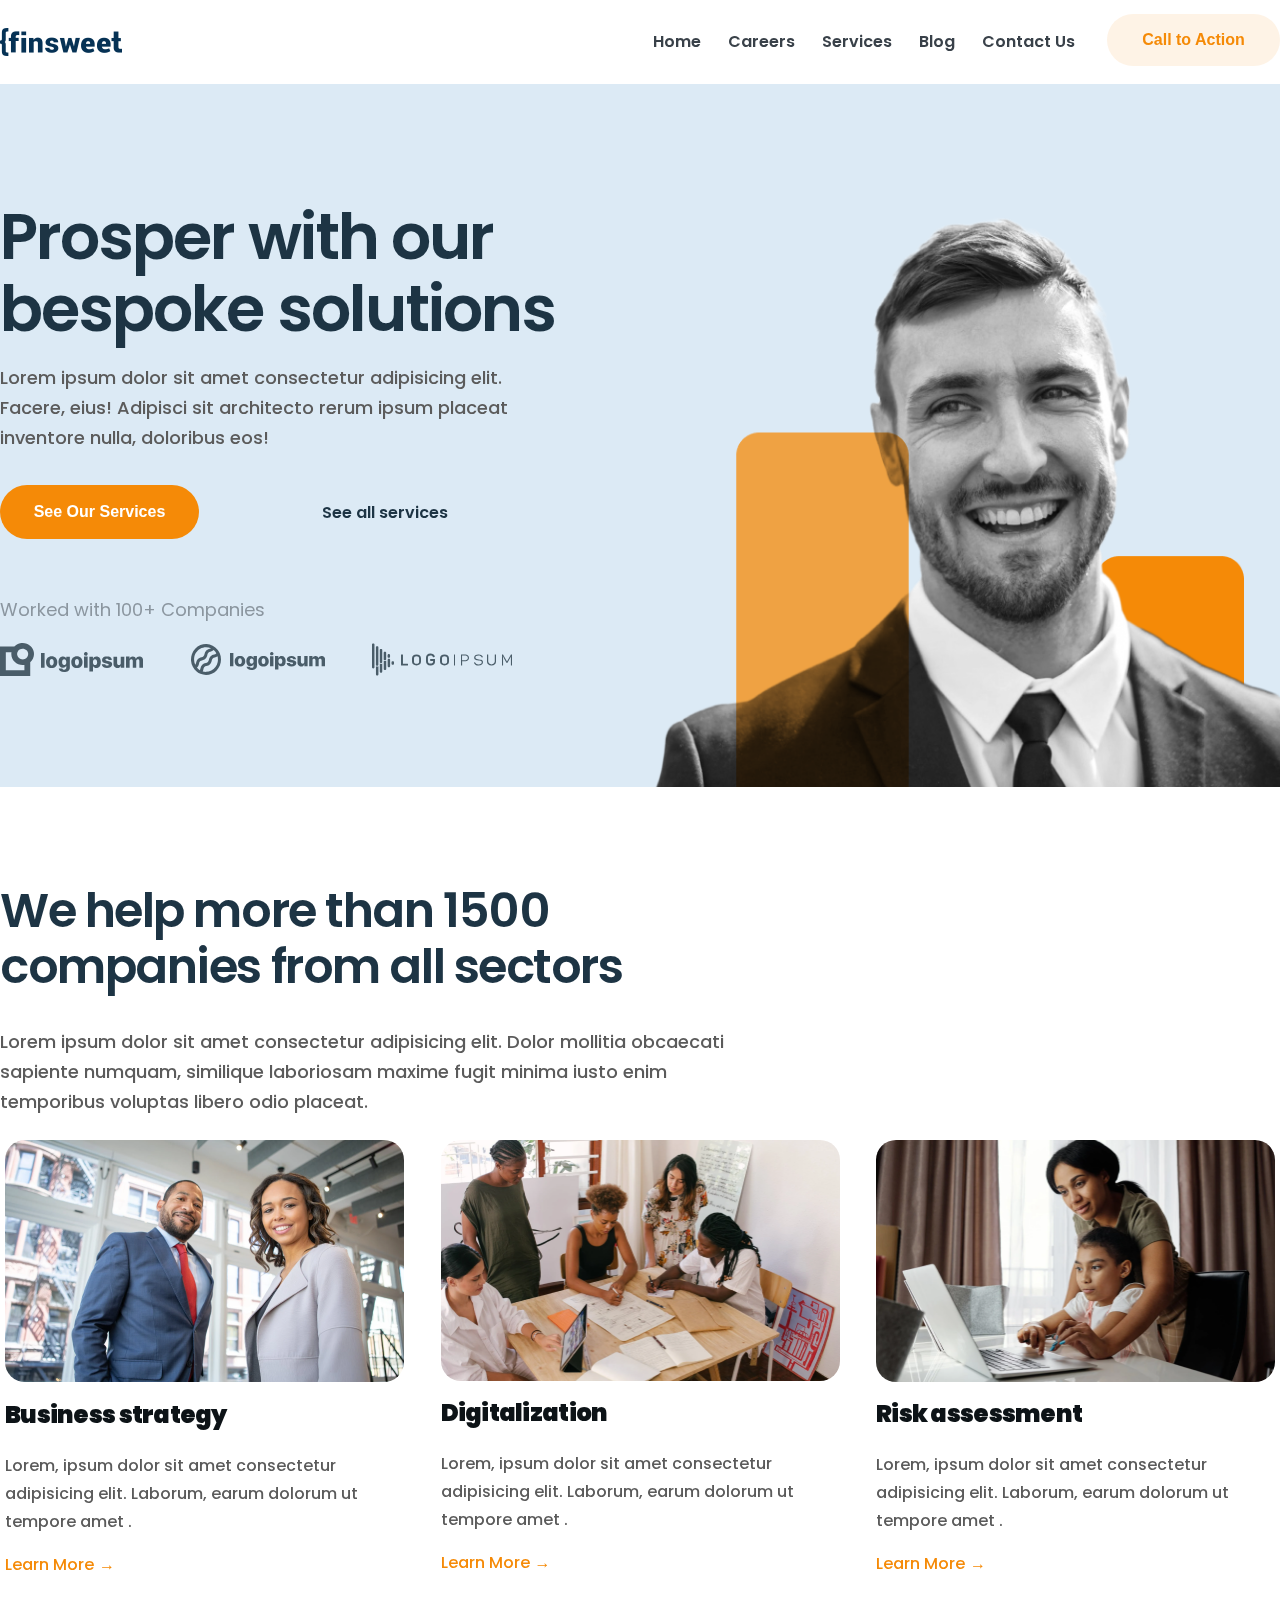
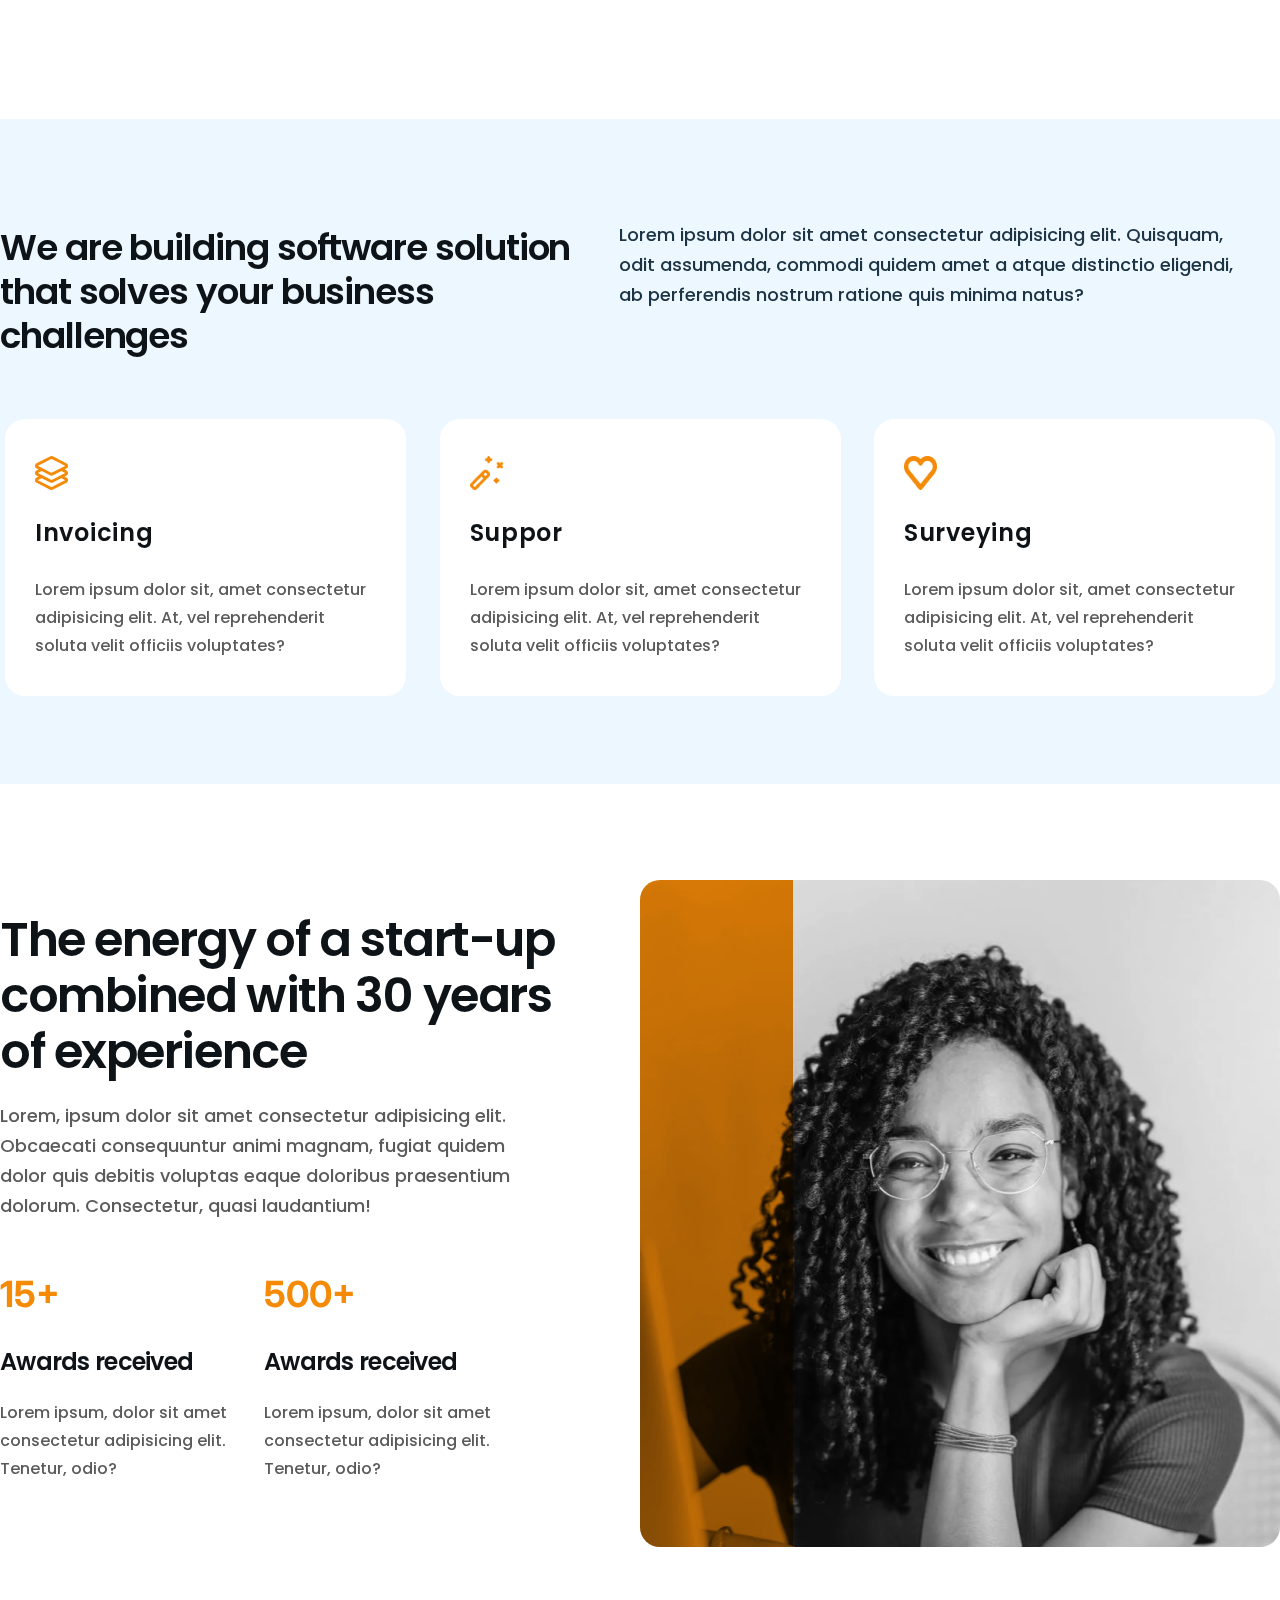
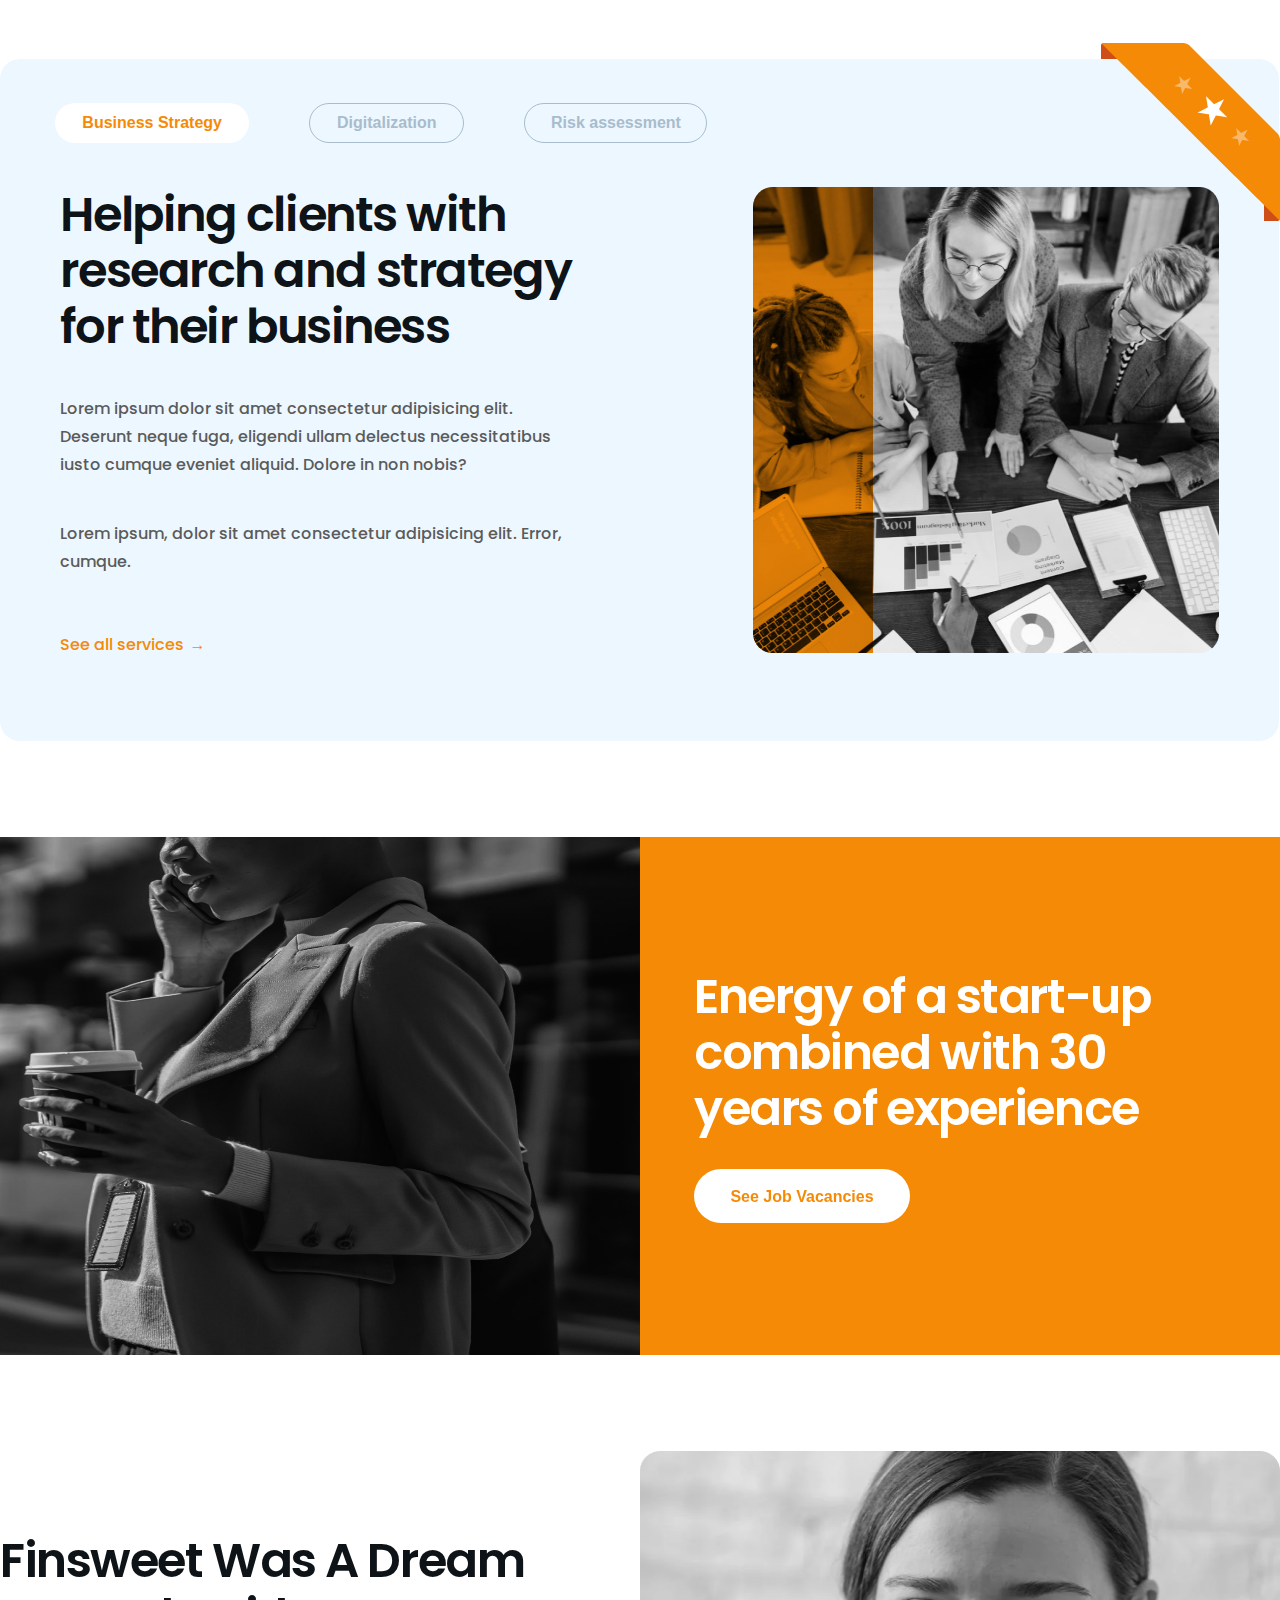
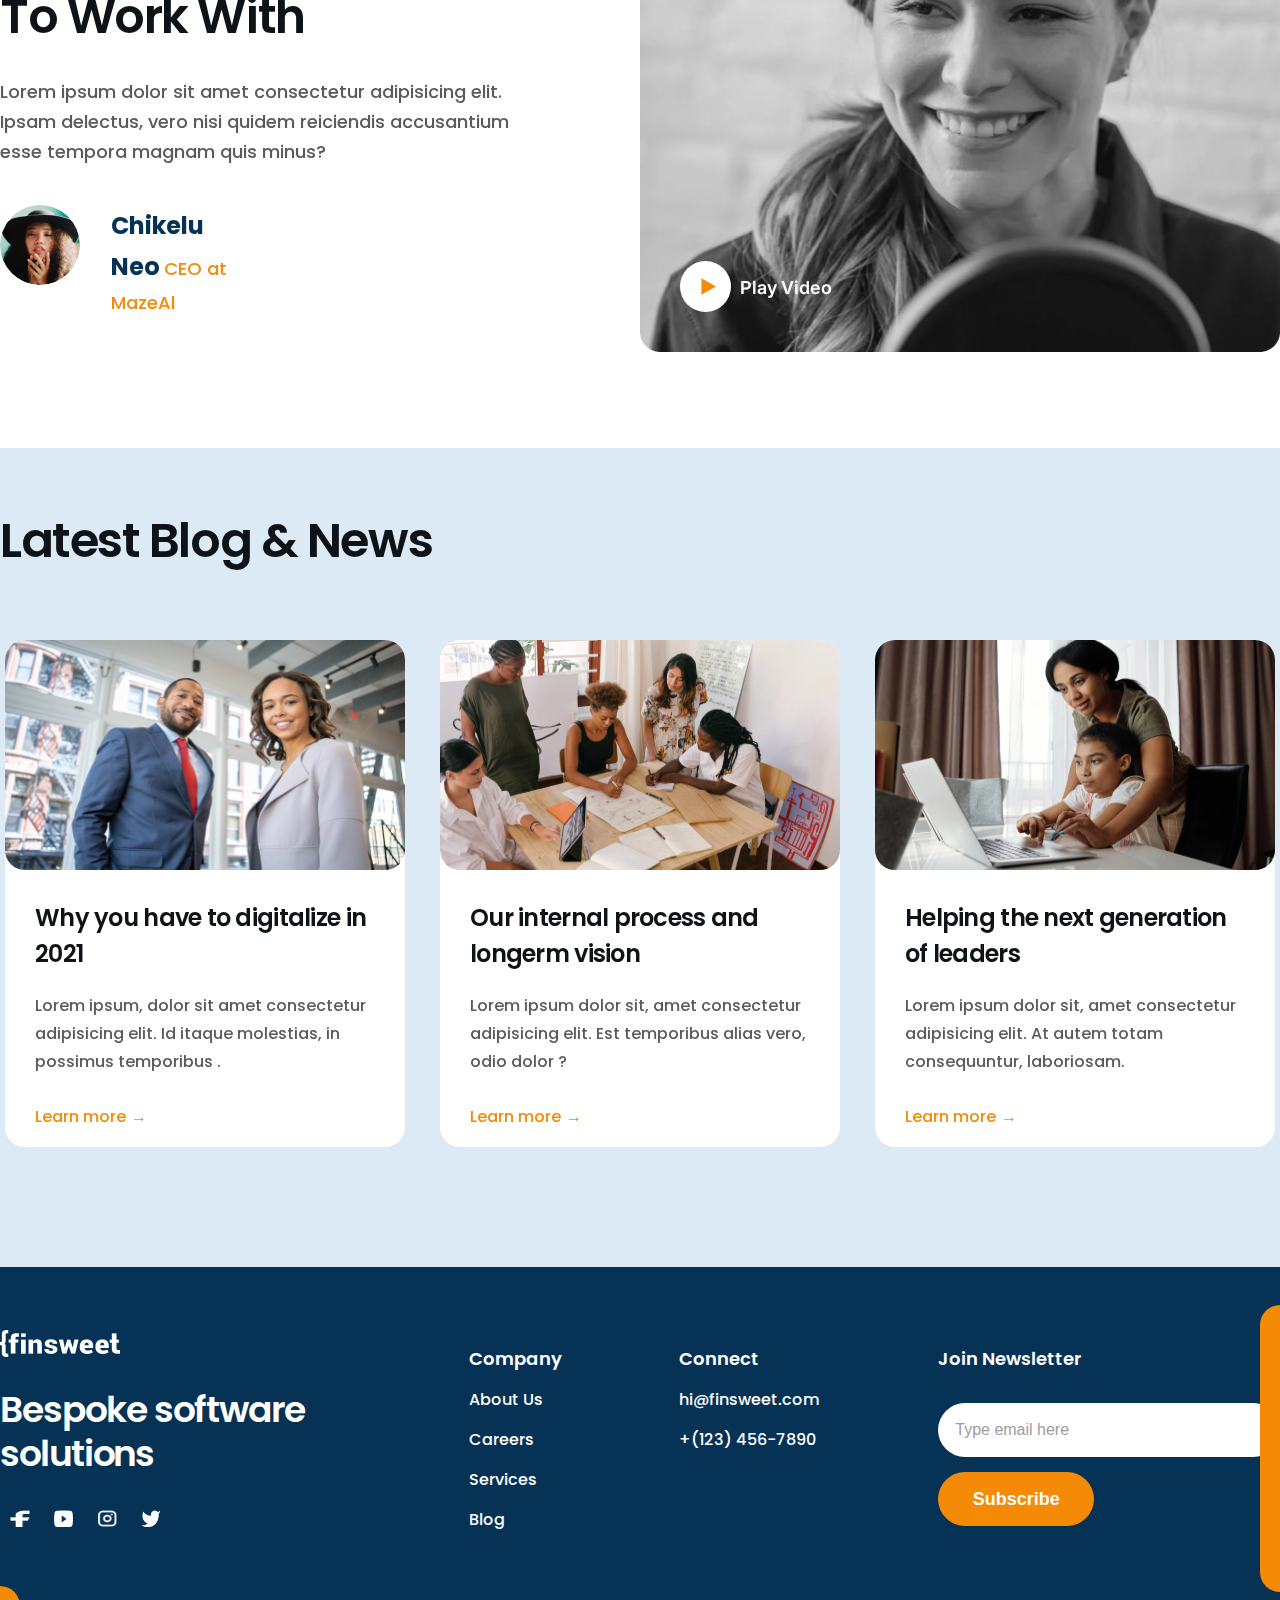
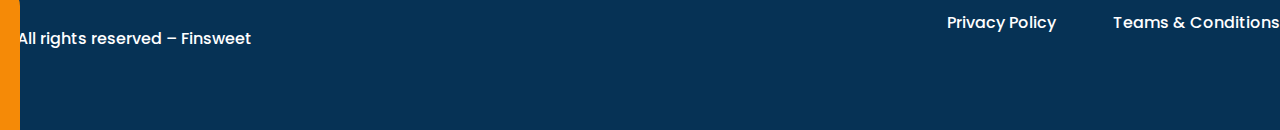
<file: index.html>
<!DOCTYPE html>
<html lang="en">

<head>
    <meta charset="UTF-8">
    <meta http-equiv="X-UA-Compatible" content="IE=edge">
    <meta name="viewport" content="width=device-width, initial-scale=1.0">
    <title>Home</title>
    <link rel="stylesheet" href="./css/style.css">
    <link rel="preconnect" href="https://fonts.googleapis.com">
    <link rel="preconnect" href="https://fonts.gstatic.com" crossorigin>
    <link
        href="https://fonts.googleapis.com/css2?family=Inter:wght@100;200;300;400;500;600;700;800;900&family=Poppins&family=Work+Sans:wght@100;200;300;400;500;600;700;800;900&display=swap"
        rel="stylesheet">
    <link rel="stylesheet" href="./css/global.css">
</head>

<body>
    <header>
        <div class="header-container container">
            <img src="./images/Logo.png" alt="" class="header-logo">

            <div class="headertools">
                <nav>
                    <ul>
                        <li><a href="http://127.0.0.1:5500/index.html">Home</a></li>
                        <li><a href="http://127.0.0.1:5500/Pages/Careers.html">Careers</a></li>
                        <li><a href="http://127.0.0.1:5500/Pages/Services.html">Services</a></li>
                        <li><a href="http://127.0.0.1:5500/Pages/blog.html">Blog</a></li>
                        <li><a href="http://127.0.0.1:5500/Pages/contact-us.html">Contact Us</a></li>
                    </ul>
                </nav>
                <button>Call to Action</button>
            </div>
        </div>
    </header>
    <section>
        <div class="first-container container">
            <div class="firstdiv">
                <h1>Prosper with our bespoke solutions</h1>
                <p>Lorem ipsum dolor sit amet consectetur adipisicing elit. Facere, eius! Adipisci sit architecto rerum
                    ipsum placeat inventore nulla, doloribus eos!</p>
                <div class="button-div">
                    <button>See Our Services</button>
                    <a href="#">See all services</a>
                </div>

                <p3>Worked with 100+ Companies</p3>
                <div class="first-logo">
                    <img src="./images/haeder-logo-1.svg" alt="">
                    <img src="./images/heder-logo-2.svg" alt="">
                    <img src="./images/header-logo-3.svg" alt="">
                </div>
            </div>
            <Div class="firstdiv">
                <img src="./images/header-image.png" alt="" class="first-img">
            </Div>
        </div>
    </section>
    <section class="container">
        <div class="help1">
            <h1>We help more than 1500 companies from all sectors</h1>
            <p>Lorem ipsum dolor sit amet consectetur adipisicing elit. Dolor mollitia obcaecati sapiente numquam,
                similique laboriosam maxime fugit minima iusto enim temporibus voluptas libero odio placeat.</p>
        </div>
        <div class="helpcontainer">
            <div class="help2">
                <img src="./images/post1.png" alt="">
                <h2>Business strategy</h2>
                <p1>Lorem, ipsum dolor sit amet consectetur adipisicing elit. Laborum, earum dolorum ut tempore amet
                    .</p1>
                <a href="#" class="learn-more">Learn More</a>
            </div>
            <div class="help2">
                <img src="./images/post-2.png" alt="">
                <h2>Digitalization</h2>
                <p1>Lorem, ipsum dolor sit amet consectetur adipisicing elit. Laborum, earum dolorum ut tempore amet
                    .</p1>
                <a href="#" class="learn-more">Learn More</a>
            </div>
            <div class="help2">
                <img src="./images/post-3.png" alt="">
                <h2>Risk assessment</h2>
                <p1>Lorem, ipsum dolor sit amet consectetur adipisicing elit. Laborum, earum dolorum ut tempore amet
                    .</p1>
                <a href="#" class="learn-more">Learn More</a>
            </div>
        </div>
    </section>
    <section>
        <div class="feature-container container">
            <div class="feature0">
                <h1>We are building software solution that solves your business challenges</h1>
                <p>Lorem ipsum dolor sit amet consectetur adipisicing elit. Quisquam, odit assumenda, commodi quidem
                    amet a
                    atque distinctio eligendi, ab perferendis nostrum ratione quis minima natus?</p>
            </div>
            <div class="feature1">
                <div class="feature2">
                    <img src="./images/Icon-layer.png" alt="">
                    <h3>Invoicing</h3>
                    <p1>Lorem ipsum dolor sit, amet consectetur adipisicing elit. At, vel reprehenderit soluta velit
                        officiis voluptates?</p1>
                </div>
                <div class="feature2">
                    <img src="./images/Icon-wizard.png" alt="">
                    <h3>Suppor</h3>
                    <p1>Lorem ipsum dolor sit, amet consectetur adipisicing elit. At, vel reprehenderit soluta velit
                        officiis voluptates?</p1>
                </div>
                <div class="feature2">
                    <img src="./images/Icon-heart.png" alt="">
                    <h3>Surveying</h3>
                    <p1>Lorem ipsum dolor sit, amet consectetur adipisicing elit. At, vel reprehenderit soluta velit
                        officiis voluptates?</p1>
                </div>
            </div>
        </div>
    </section>
    <section class="container">
        <div class="about1">
            <h1>The energy of a start-up combined with 30 years of experience</h1>
            <p>Lorem, ipsum dolor sit amet consectetur adipisicing elit. Obcaecati consequuntur animi magnam, fugiat
                quidem dolor quis debitis voluptas eaque doloribus praesentium dolorum. Consectetur, quasi laudantium!
            </p>
            <div class="aboutcontainer">
                <div class="about2">
                    <h2>15+</h2>
                    <h3>Awards received</h3>
                    <p1>Lorem ipsum, dolor sit amet consectetur adipisicing elit. Tenetur, odio?</p1>
                </div>
                <div class="about2">
                    <h2>500+</h2>
                    <h3>Awards received</h3>
                    <p1>Lorem ipsum, dolor sit amet consectetur adipisicing elit. Tenetur, odio?</p1>
                </div>
            </div>
        </div>
        <div class="about-img">
            <img src="./images/about-image.png" alt="">
            <div class="blend1"></div>
        </div>
    </section>
    <section class="container">
        <div class="ribbon"><img src="./images/Ribbon.png" alt=""></div>
        <div class="service-container">
            <div class="service-button0">
                <div class="service-button">
                    <button>Business Strategy</button>
                    <button>Digitalization</button>
                    <button>Risk assessment</button>
                </div>
            </div>
            <div class="service1">
                <p2>Helping clients with research and strategy for their business</p2>
                <div class="service-p">
                    <p1>Lorem ipsum dolor sit amet consectetur adipisicing elit. Deserunt neque fuga, eligendi ullam
                        delectus necessitatibus iusto cumque eveniet aliquid. Dolore in non nobis?</p1>
                </div>
                <div class="service-p">
                    <p1>Lorem ipsum, dolor sit amet consectetur adipisicing elit. Error, cumque.</p1>
                </div>

                <a href="#" class="learn-more">See all services</a>
            </div>
            <div class="service1">
                <img src="./images/team.png" alt="">
                <div class="blend2"></div>
            </div>
        </div>
    </section>
    <section>
        <img src="./images/experience-image.png" alt="">
        <div class="CTA1">
            <div>
                <div>
                    <h1>Energy of a start-up combined with 30 years of experience</h1>
                </div>
                <div><button>See Job Vacancies</button></div>
            </div>
        </div>
    </section>
    <section class="container">
        <div class="video1">
            <h1>Finsweet Was A Dream To Work With</h1>
            <p>Lorem ipsum dolor sit amet consectetur adipisicing elit. Ipsam delectus, vero nisi quidem reiciendis
                accusantium esse tempora magnam quis minus?</p>
            <div class="video2">
                <div><img src="./images/Image.png" alt=""></div>
                <div class="video3">
                    <p1>Chikelu Neo</p1>
                    <p2>CEO at MazeAl</p2>
                </div>
            </div>
        </div>
        <div class="video1">
            <img src="./images/video-image.png" alt="" class="video-img">
            <div class="video-button">
                <img src="./images/play-icon.svg" alt="">
            </div>
            <p3>Play Video</p3>
        </div>
    </section>
    <section class="last-section">
        <div class="blog1 container">
            <h1>Latest Blog & News</h1>
            <div class="blog-container">
                <div class="blog2">
                    <img src="./images/post1.png" alt="">
                    <div class="blog3">
                        <h2>Why you have to digitalize in 2021</h2>
                        <p1>Lorem ipsum, dolor sit amet consectetur adipisicing elit. Id itaque molestias, in possimus
                            temporibus .</p1>
                        <a href="#" class="learn-more">Learn more</a>
                    </div>
                </div>
                <div class="blog2">
                    <img src="./images/post-2.png" alt="">
                    <div class="blog3">
                        <h2>Our internal process and longerm vision</h2>
                        <p1>Lorem ipsum dolor sit, amet consectetur adipisicing elit. Est temporibus alias vero, odio
                            dolor
                            ?</p1>
                        <a href="#" class="learn-more">Learn more</a>
                    </div>
                </div>
                <div class="blog2">
                    <img src="./images/post-3.png" alt="">
                    <div class="blog3">
                        <h2>Helping the next generation of leaders</h2>
                        <p1>Lorem ipsum dolor sit, amet consectetur adipisicing elit. At autem totam consequuntur,
                            laboriosam.</p1>
                        <a href="#" class="learn-more">Learn more</a>
                    </div>
                </div>
            </div>
        </div>
    </section>
    <footer>
        <div class="shape-left"></div>
        <div class="shape-right"></div>
        <div class="footer-container container">
            <div class="footer-up">
                <div class="footer1">
                    <img src="./images/Logo (1).png" alt="" class="footer-logo">
                    <h1>Bespoke software solutions</h1>
                    <div class="footer-small-logo">
                        <img src="./images/Vector.png" alt="">
                        <img src="./images/Vector 2.png" alt="">
                        <img src="./images/Vector 3.png" alt="">
                        <img src="./images/Vector 4.png" alt="">

                    </div>
                </div>
                <div class="footer2">
                    <h2>Company</h2>
                    <p><a href=#>About Us</a></p>
                    <p><a href="http://127.0.0.1:5500/Pages/Careers.html">Careers</a></p>
                    <p><a href="http://127.0.0.1:5500/Pages/Services.html">Services</a></p>
                    <p><a href="http://127.0.0.1:5500/Pages/blog.html">Blog</a></p>
                    </ul>
                </div>
                <div class="footer3">
                    <h2>Connect</h2>
                    <p>hi@finsweet.com</p>
                    <p>+(123) 456-7890</p>

                </div>
                <div class="footer4">
                    <h2>Join Newsletter</h2>
                    <input type="text" value="Type email here" class="footer-email"></input>
                    <button>Subscribe</button>
                </div>
            </div>
            <div class="footer-down">
                <p>© All rights reserved – Finsweet</p>
                <div class="privacy-policy">
                    <a href="#">Privacy Policy</a>
                    <a href="#">Teams & Conditions</a>
                </div>
            </div>
        </div>
    </footer>
</body>

</html>
</file>
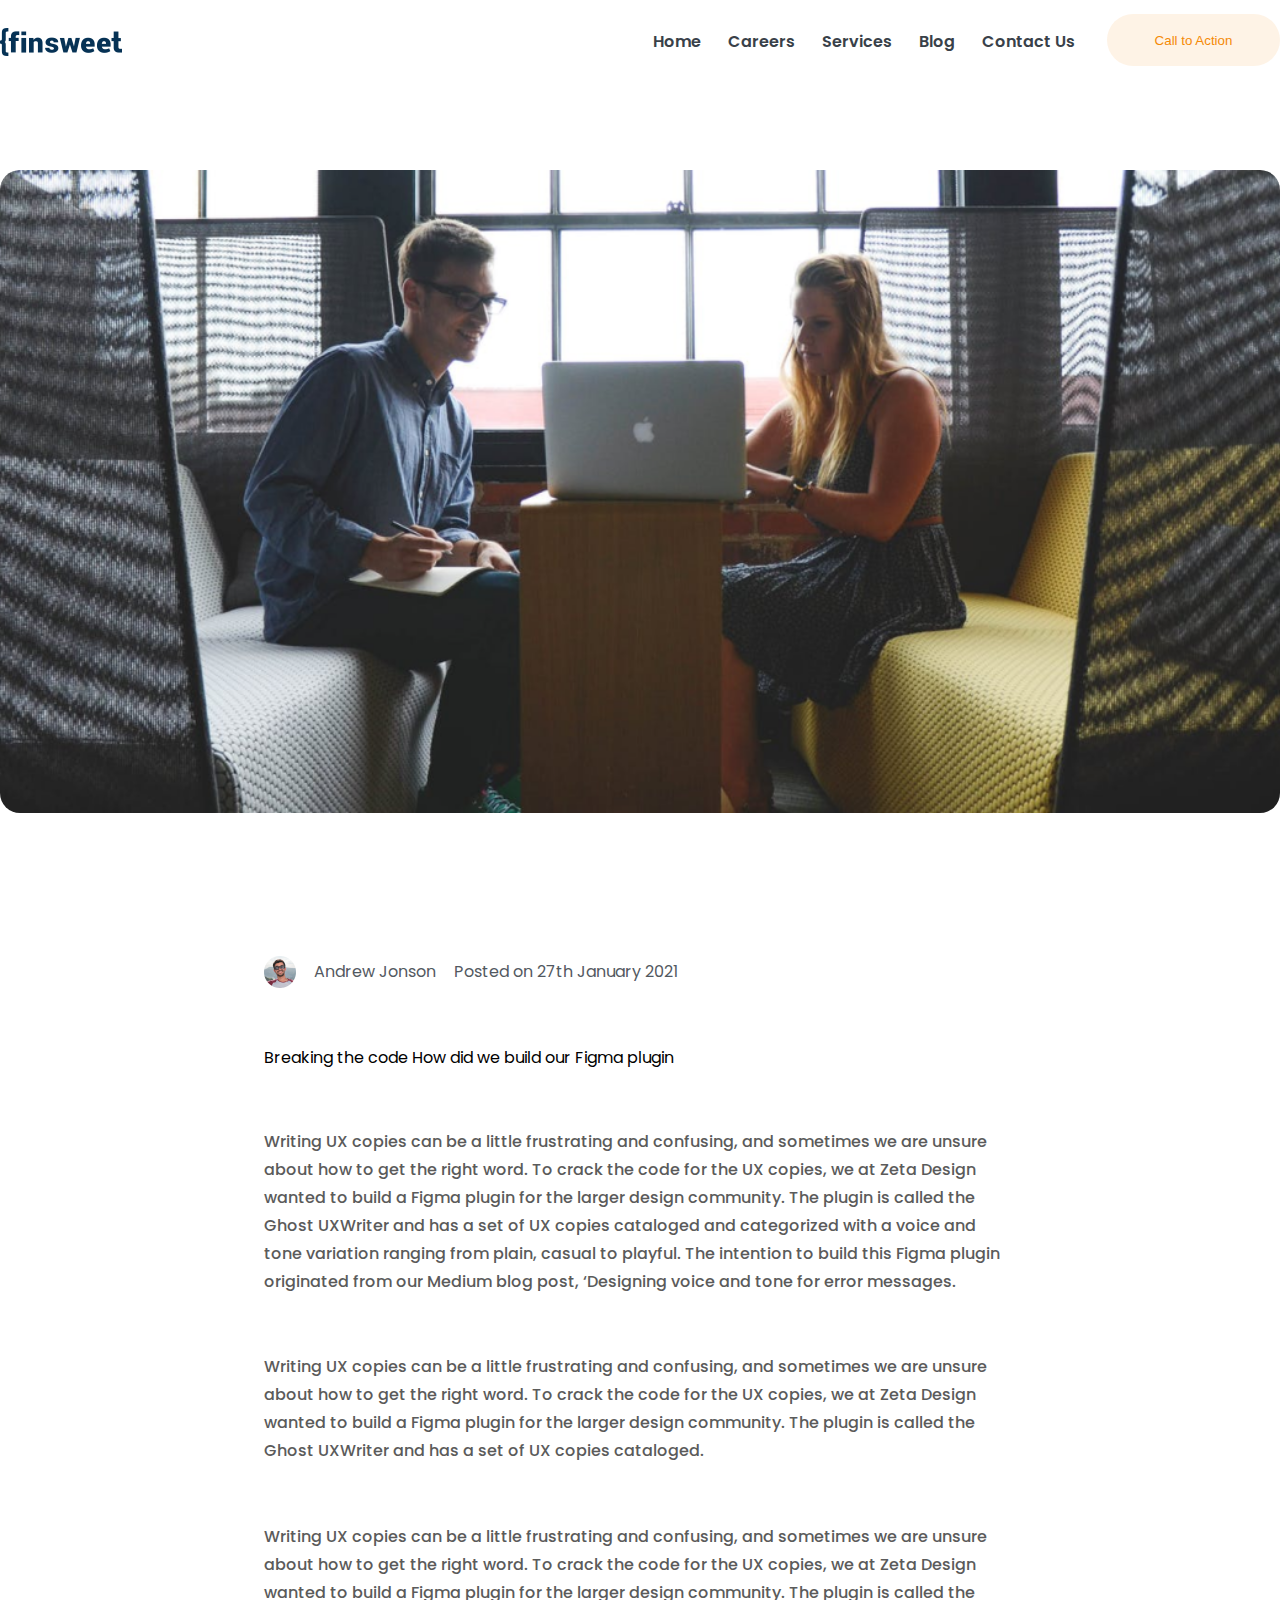
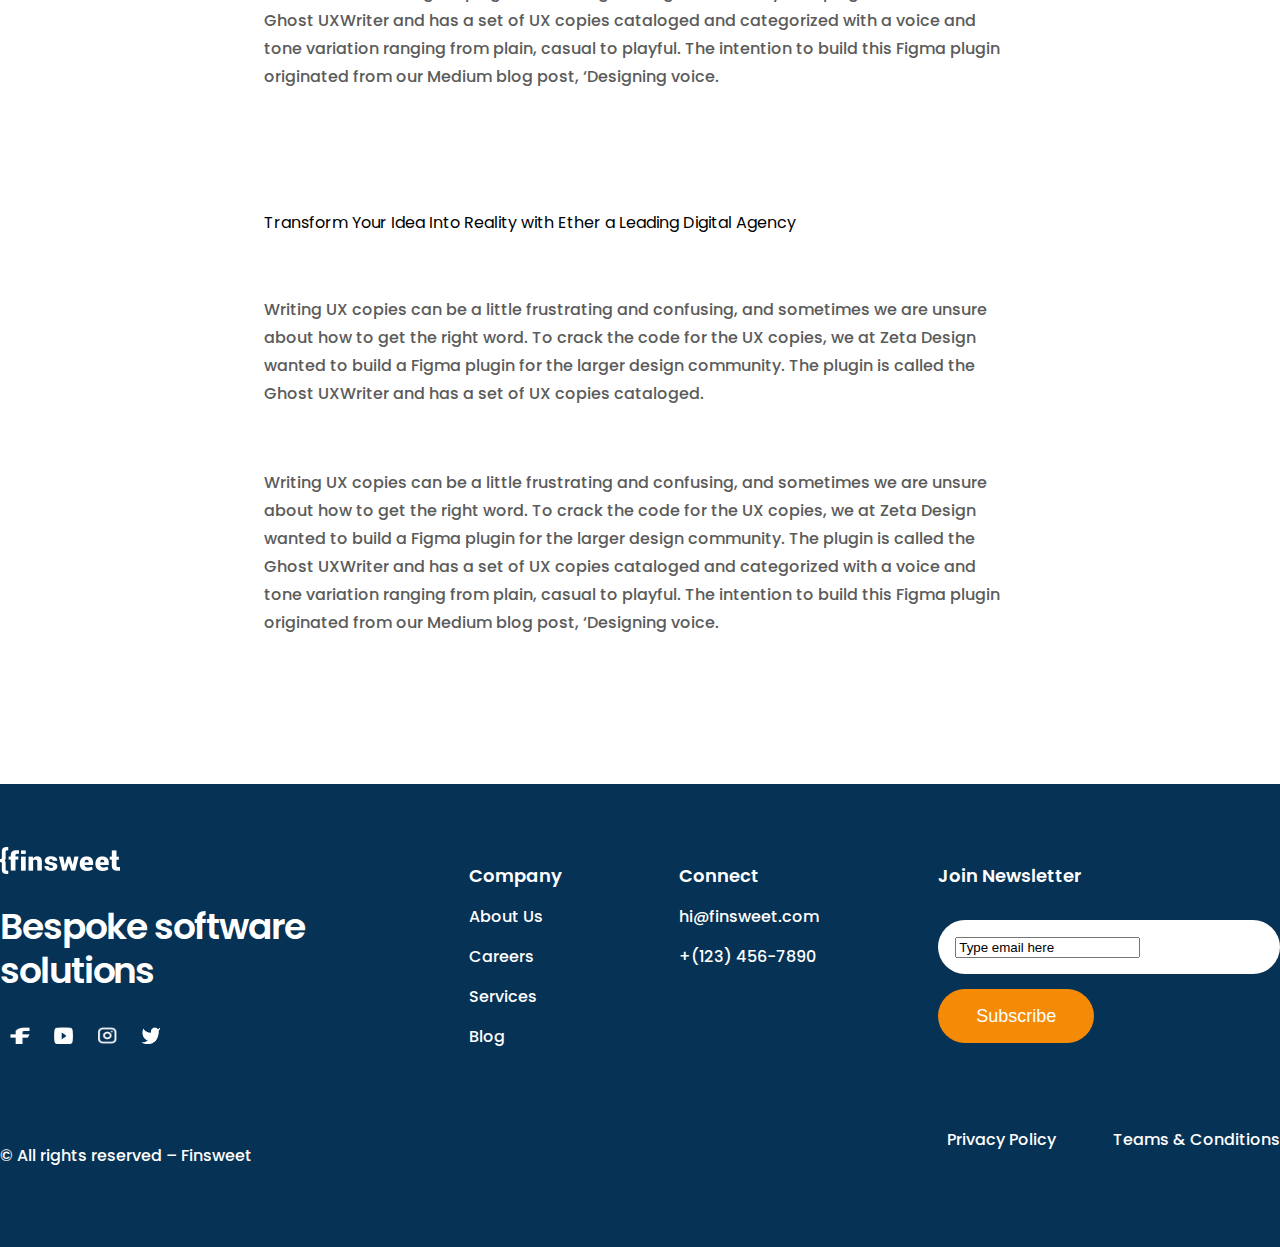
<file: blog-inner.html>
<!DOCTYPE html>
<html lang="en">

<head>
    <meta charset="UTF-8">
    <meta http-equiv="X-UA-Compatible" content="IE=edge">
    <meta name="viewport" content="width=device-width, initial-scale=1.0">
    <title>blog-inner</title>
    <link rel="stylesheet" href="./css/blog-inner.css">
    <link rel="preconnect" href="https://fonts.googleapis.com">
    <link rel="preconnect" href="https://fonts.gstatic.com" crossorigin>
    <link href="https://fonts.googleapis.com/css2?family=Poppins&family=Work+Sans&display=swap" rel="stylesheet">
    <link rel="preconnect" href="https://fonts.googleapis.com">
    <link rel="preconnect" href="https://fonts.gstatic.com" crossorigin>
    <link href="https://fonts.googleapis.com/css2?family=Inter&family=Tinos&display=swap" rel="stylesheet">
    <link rel="stylesheet" href="./css/global.css">
</head>

<body>
    <header>
        <div class="header-container container">

            <img src="./images/Logo.png" alt="" class="header-logo">

            <div class="headertools">
                <nav>
                    <ul>
                        <li><a href="http://127.0.0.1:5500/index.html">Home</a></li>
                        <li><a href="http://127.0.0.1:5500/Careers.html">Careers</a></li>
                        <li><a href="http://127.0.0.1:5500/Services.html">Services</a></li>
                        <li><a href="#">Blog</a></li>
                        <li><a href="#">Contact Us</a></li>
                    </ul>
                </nav>
                <button>Call to Action</button>
            </div>
        </div>
    </header>
    <section class="container">
        <div class="main-picture">
            <img src="./images/Image-blog-inner.png" alt="" class="">
        </div>
        <div class="inner-container">
            <div class="inner0">
                <div class="inner1">
                    <img src="./images/Image-blog.png" alt="">
                    <p2>Andrew Jonson</p2>
                    <p2>Posted on 27th January 2021</p2>
                </div>
                <article1>Breaking the code How did we build our Figma plugin</article1>
                <p1>Writing UX copies can be a little frustrating and confusing, and sometimes we are unsure about how
                    to get
                    the right word. To crack the code for the UX copies, we at Zeta Design wanted to build a Figma
                    plugin
                    for the larger design community. The plugin is called the Ghost UXWriter and has a set of UX copies
                    cataloged and categorized with a voice and tone variation ranging from plain, casual to playful. The
                    intention to build this Figma plugin originated from our Medium blog post, ‘Designing voice and tone
                    for
                    error messages.</p1>
                <p1>Writing UX copies can be a little frustrating and confusing, and sometimes we are unsure about how
                    to get
                    the right word. To crack the code for the UX copies, we at Zeta Design wanted to build a Figma
                    plugin
                    for the larger design community. The plugin is called the Ghost UXWriter and has a set of UX copies
                    cataloged.</p1>
                <p1>Writing UX copies can be a little frustrating and confusing, and sometimes we are unsure about how
                    to get
                    the right word. To crack the code for the UX copies, we at Zeta Design wanted to build a Figma
                    plugin
                    for the larger design community. The plugin is called the Ghost UXWriter and has a set of UX copies
                    cataloged and categorized with a voice and tone variation ranging from plain, casual to playful. The
                    intention to build this Figma plugin originated from our Medium blog post, ‘Designing voice.</p1>
            </div>
            <div class="inner3">
                <article2>Transform Your Idea Into Reality with Ether a Leading Digital Agency</article2>
                <p1>Writing UX copies can be a little frustrating and confusing, and sometimes we are unsure about how
                    to get
                    the right word. To crack the code for the UX copies, we at Zeta Design wanted to build a Figma
                    plugin
                    for the larger design community. The plugin is called the Ghost UXWriter and has a set of UX copies
                    cataloged.</p1>
                <p1>Writing UX copies can be a little frustrating and confusing, and sometimes we are unsure about how
                    to get
                    the right word. To crack the code for the UX copies, we at Zeta Design wanted to build a Figma
                    plugin
                    for the larger design community. The plugin is called the Ghost UXWriter and has a set of UX copies
                    cataloged and categorized with a voice and tone variation ranging from plain, casual to playful. The
                    intention to build this Figma plugin originated from our Medium blog post, ‘Designing voice.</p1>
            </div>
        </div>
    </section>
    <footer>
        <div class="footer-container container">
            <div class="footer-up">
                <div class="footer1">
                    <img src="./images/Logo (1).png" alt="" class="footer-logo">
                    <h1>Bespoke software solutions</h1>
                    <div class="footer-small-logo">
                        <img src="./images/Vector.png" alt="">
                        <img src="./images/Vector 2.png" alt="">
                        <img src="./images/Vector 3.png" alt="">
                        <img src="./images/Vector 4.png" alt="">

                    </div>
                </div>
                <div class="footer2">
                    <h2>Company</h2>
                    <p><a href=#>About Us</a></p>
                    <p><a href=#>Careers</a></p>
                    <p><a href=#>Services</a></p>
                    <p><a href=#>Blog</a></p>
                    </ul>
                </div>
                <div class="footer3">
                    <h2>Connect</h2>
                    <p>hi@finsweet.com</p>
                    <p>+(123) 456-7890</p>

                </div>
                <div class="footer4">
                    <h2>Join Newsletter</h2>
                    <div class="footer-email"><input type="text" value="Type email here"> </div>
                    <button>Subscribe</button>
                </div>
            </div>
            <div class="footer-down">
                <p>© All rights reserved – Finsweet</p>
                <div class="privacy-policy">
                    <a href="#">Privacy Policy</a>
                    <a href="#">Teams & Conditions</a>
                </div>
            </div>
        </div>
    </footer>
</body>

</html>
</file>
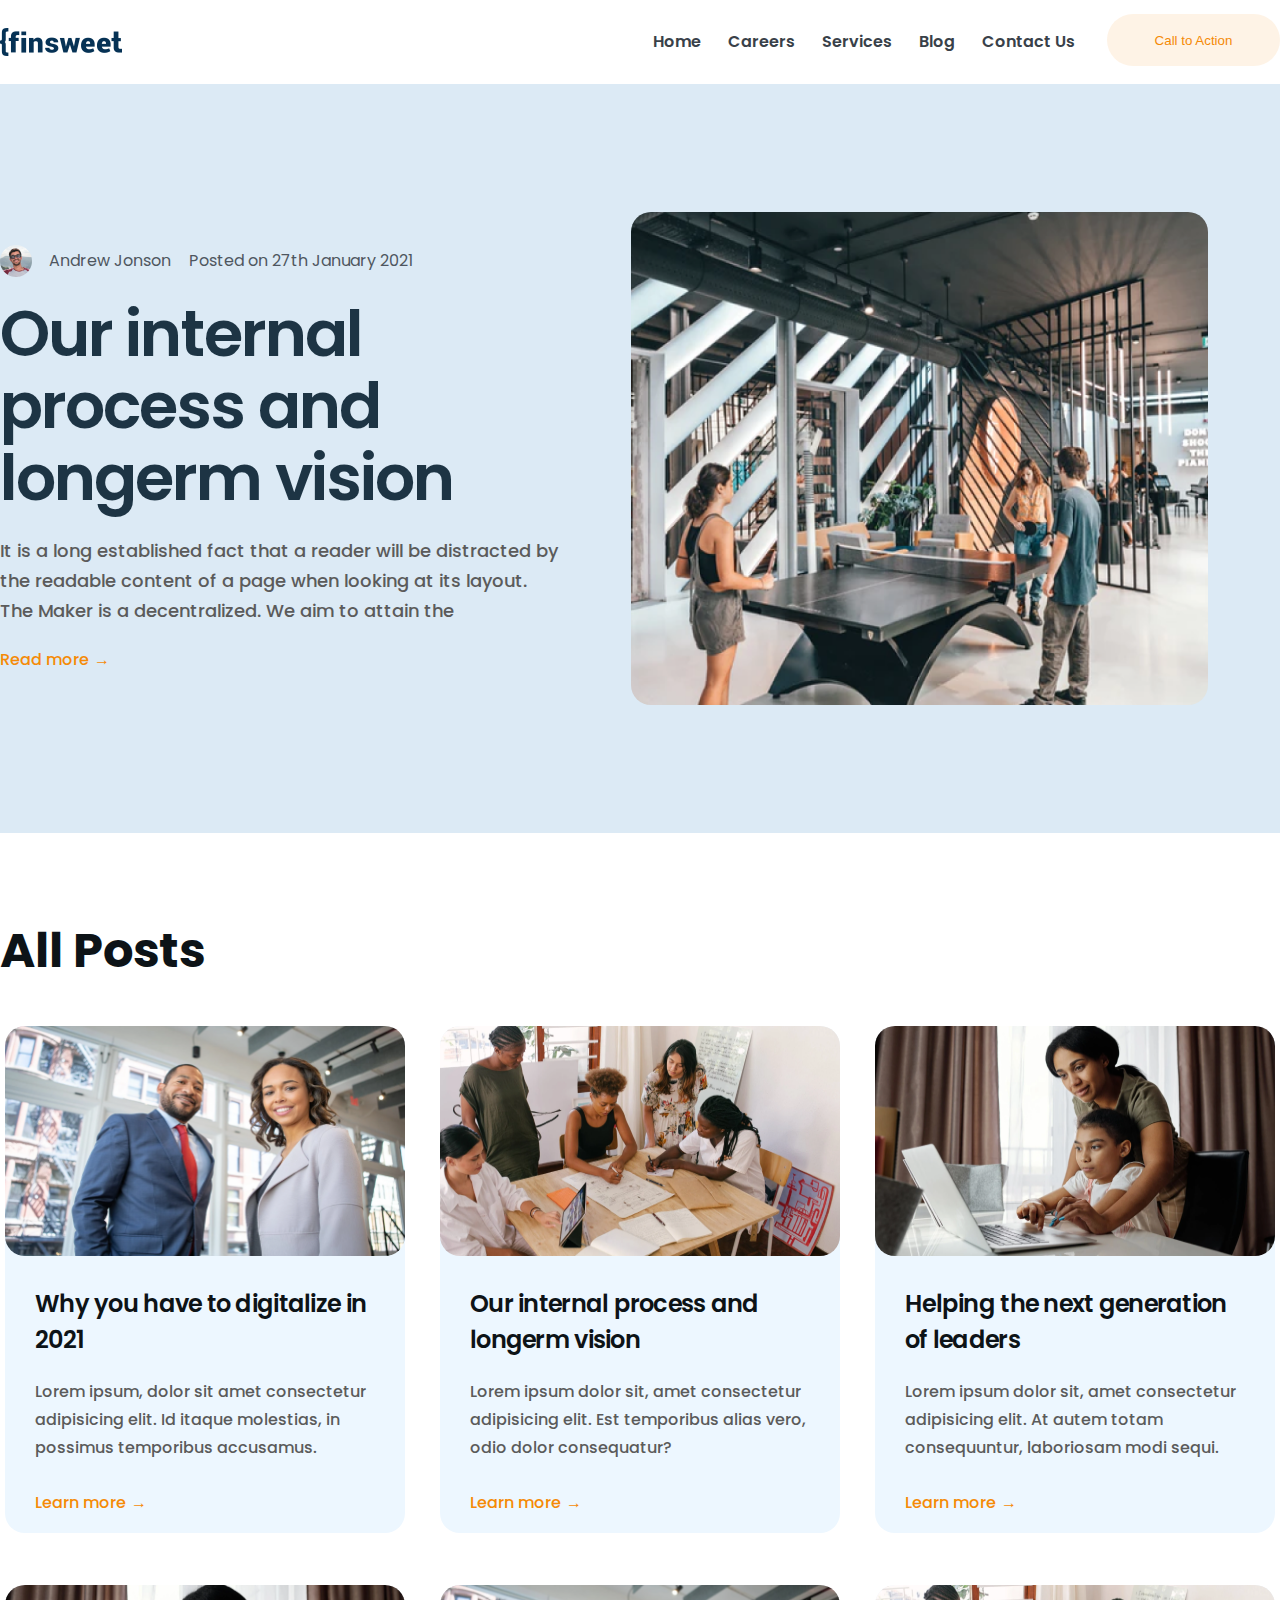
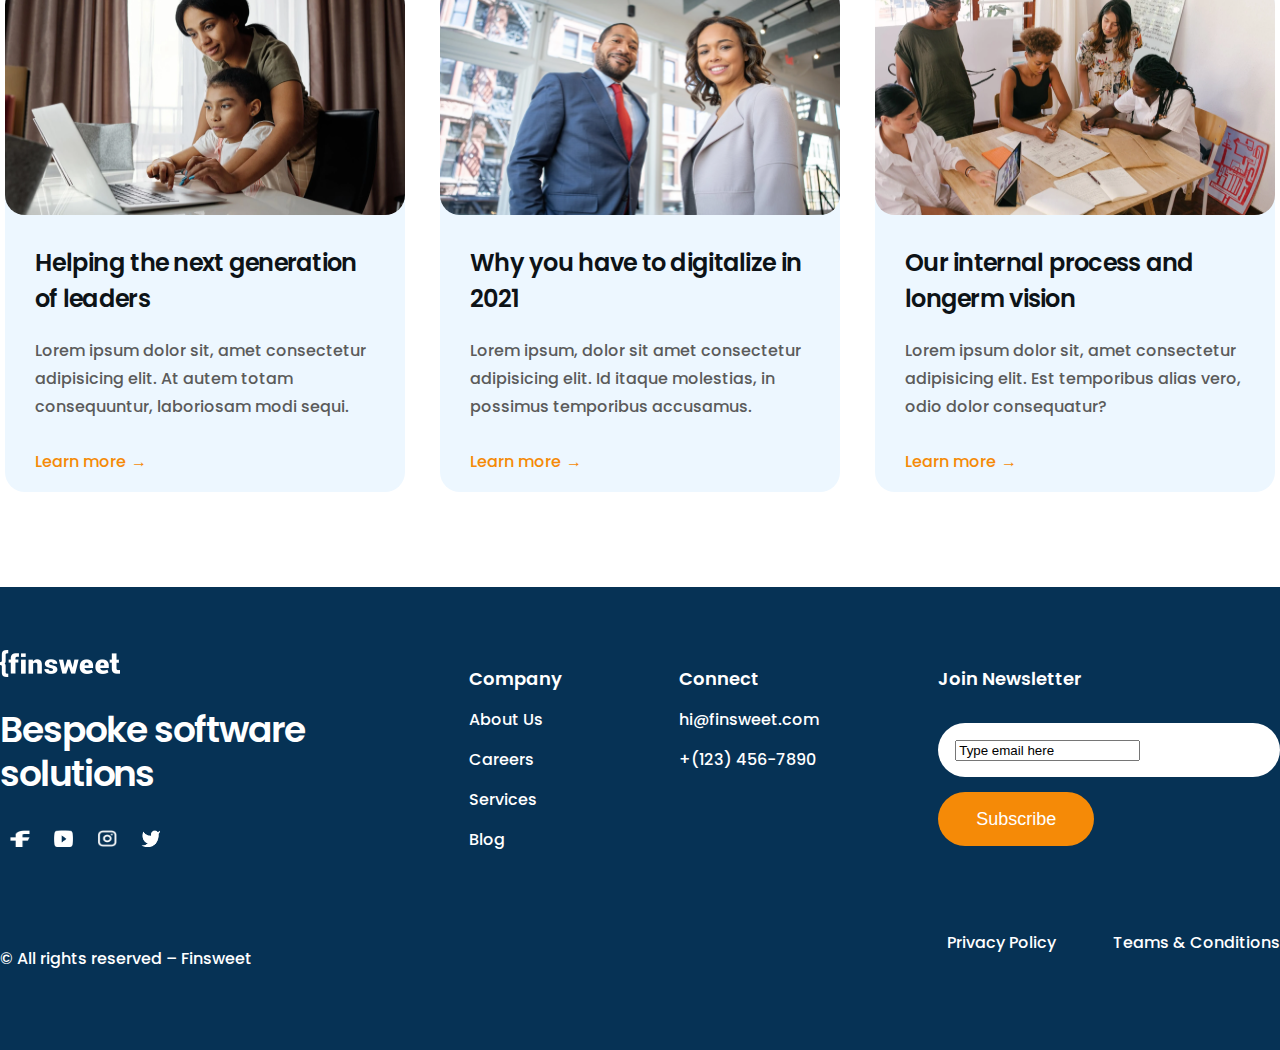
<file: blog.html>
<!DOCTYPE html>
<html lang="en">

<head>
    <meta charset="UTF-8">
    <meta http-equiv="X-UA-Compatible" content="IE=edge">
    <meta name="viewport" content="width=device-width, initial-scale=1.0">
    <title>Blog</title>
    <link rel="preconnect" href="https://fonts.googleapis.com">
    <link rel="preconnect" href="https://fonts.gstatic.com" crossorigin>
    <link href="https://fonts.googleapis.com/css2?family=Poppins&family=Work+Sans&display=swap" rel="stylesheet">
    <link rel="preconnect" href="https://fonts.googleapis.com">
    <link rel="preconnect" href="https://fonts.gstatic.com" crossorigin>
    <link href="https://fonts.googleapis.com/css2?family=Inter&family=Tinos&display=swap" rel="stylesheet">
    <link rel="stylesheet" href="./css/global.css">
    <link rel="stylesheet" href="./css/blog.css">
</head>

<body>
    <header>
        <div class="header-container container">

            <img src="./images/Logo.png" alt="" class="header-logo">

            <div class="headertools">
                <nav>
                    <ul>
                        <li><a href="http://127.0.0.1:5500/index.html">Home</a></li>
                        <li><a href="http://127.0.0.1:5500/Careers.html">Careers</a></li>
                        <li><a href="http://127.0.0.1:5500/Services.html">Services</a></li>
                        <li><a href="#">Blog</a></li>
                        <li><a href="#">Contact Us</a></li>
                    </ul>
                </nav>
                <button>Call to Action</button>
            </div>
        </div>
    </header>
    <section>
        <div class="first-container container">
            <div class="first1">

                <div class="first2">
                    <img src="./images/Image-blog.png" alt="">
                    <p2>Andrew Jonson</p2>
                    <p2>Posted on 27th January 2021</p2>
                </div>
                <h1>Our internal process and longerm vision</h1>
                <p1>It is a long established fact that a reader will be distracted by the readable content of a page
                    when looking at its layout. The Maker is a decentralized. We aim to attain the</p1>
                <div><a href="#" class="learn-more">Read more</a></div>

            </div>
            <div class="first1">
                <img src="./images/Image-blog1.png" alt="">
            </div>
        </div>

    </section>
    <section class="last-section">
        <div class="blog1 container">
            <h1>All Posts</h1>
            <div class="blog-container">
                <div class="blog2">
                    <img src="./images/post1.png" alt="">
                    <div class="blog3">
                        <h2>Why you have to digitalize in 2021</h2>
                        <p1>Lorem ipsum, dolor sit amet consectetur adipisicing elit. Id itaque molestias, in possimus
                            temporibus accusamus.</p1>
                        <a href="#" class="learn-more">Learn more</a>
                    </div>
                </div>
                <div class="blog2">
                    <img src="./images/post-2.png" alt="">
                    <div class="blog3">
                        <h2>Our internal process and longerm vision</h2>
                        <p1>Lorem ipsum dolor sit, amet consectetur adipisicing elit. Est temporibus alias vero, odio
                            dolor
                            consequatur?</p1>
                        <a href="#" class="learn-more">Learn more</a>
                    </div>
                </div>
                <div class="blog2">
                    <img src="./images/post-3.png" alt="">
                    <div class="blog3">
                        <h2>Helping the next generation of leaders</h2>
                        <p1>Lorem ipsum dolor sit, amet consectetur adipisicing elit. At autem totam consequuntur,
                            laboriosam modi sequi.</p1>
                        <a href="#" class="learn-more">Learn more</a>
                    </div>
                </div>
            </div>
            <div class="blog-container">
                <div class="blog2">
                    <img src="./images/post-3.png" alt="">
                    <div class="blog3">
                        <h2>Helping the next generation of leaders</h2>
                        <p1>Lorem ipsum dolor sit, amet consectetur adipisicing elit. At autem totam consequuntur,
                            laboriosam modi sequi.</p1>
                        <a href="#" class="learn-more">Learn more</a>
                    </div>
                </div>
                <div class="blog2">
                    <img src="./images/post1.png" alt="">
                    <div class="blog3">
                        <h2>Why you have to digitalize in 2021</h2>
                        <p1>Lorem ipsum, dolor sit amet consectetur adipisicing elit. Id itaque molestias, in possimus
                            temporibus accusamus.</p1>
                        <a href="#" class="learn-more">Learn more</a>
                    </div>
                </div>
                <div class="blog2">
                    <img src="./images/post-2.png" alt="">
                    <div class="blog3">
                        <h2>Our internal process and longerm vision</h2>
                        <p1>Lorem ipsum dolor sit, amet consectetur adipisicing elit. Est temporibus alias vero, odio
                            dolor
                            consequatur?</p1>
                        <a href="#" class="learn-more">Learn more</a>
                    </div>
                </div>
            </div>
        </div>
    </section>
    <footer>
        <div class="footer-container container">
            <div class="footer-up">
                <div class="footer1">
                    <img src="./images/Logo (1).png" alt="" class="footer-logo">
                    <h1>Bespoke software solutions</h1>
                    <div class="footer-small-logo">
                        <img src="./images/Vector.png" alt="">
                        <img src="./images/Vector 2.png" alt="">
                        <img src="./images/Vector 3.png" alt="">
                        <img src="./images/Vector 4.png" alt="">

                    </div>
                </div>
                <div class="footer2">
                    <h2>Company</h2>
                    <p><a href=#>About Us</a></p>
                    <p><a href=#>Careers</a></p>
                    <p><a href=#>Services</a></p>
                    <p><a href=#>Blog</a></p>
                    </ul>
                </div>
                <div class="footer3">
                    <h2>Connect</h2>
                    <p>hi@finsweet.com</p>
                    <p>+(123) 456-7890</p>

                </div>
                <div class="footer4">
                    <h2>Join Newsletter</h2>
                    <div class="footer-email"><input type="text" value="Type email here"> </div>
                    <button>Subscribe</button>
                </div>
            </div>
            <div class="footer-down">
                <p>© All rights reserved – Finsweet</p>
                <div class="privacy-policy">
                    <a href="#">Privacy Policy</a>
                    <a href="#">Teams & Conditions</a>
                </div>
            </div>
        </div>
    </footer>
</body>

</html>
</file>
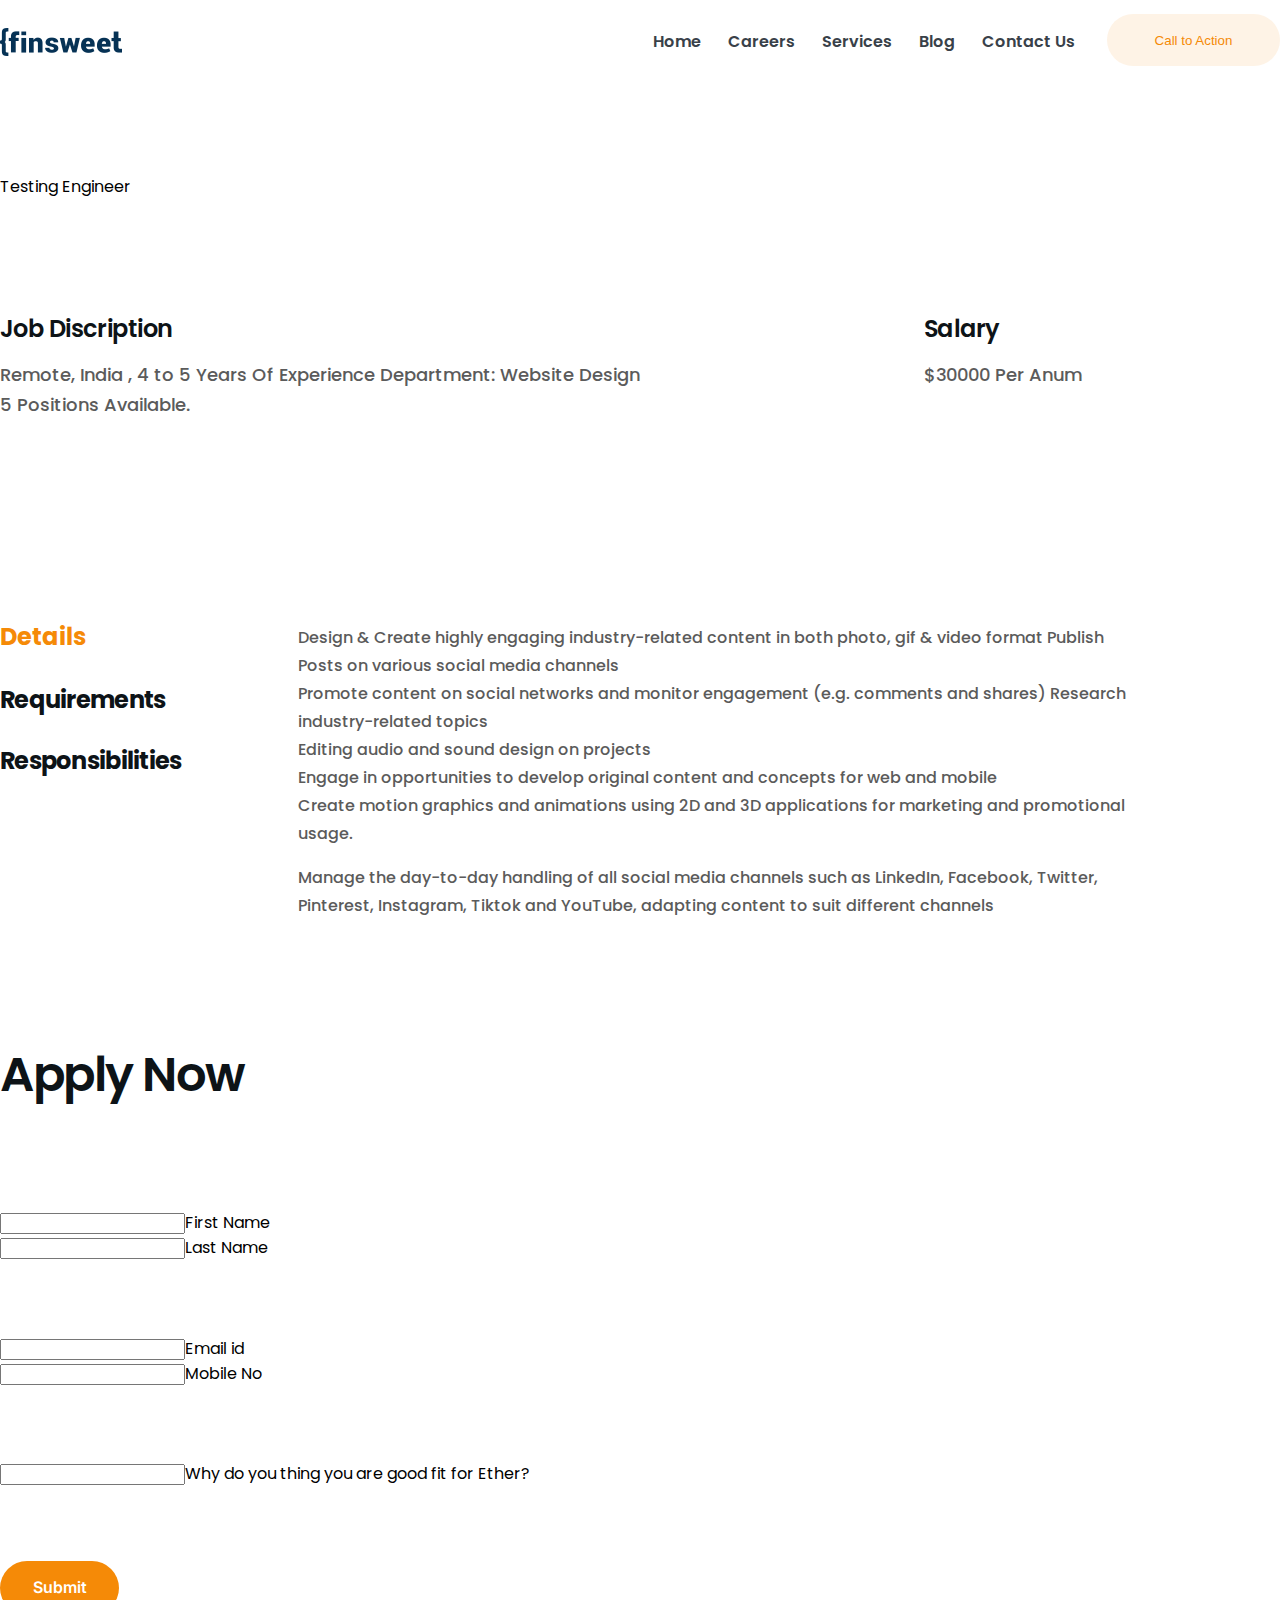
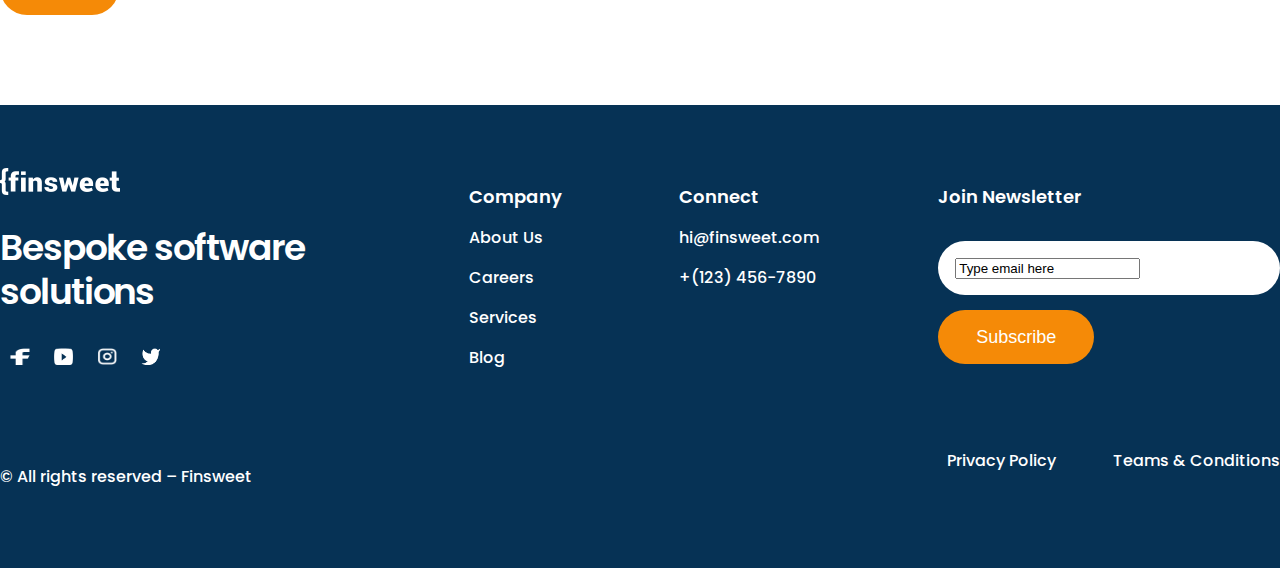
<file: careers-inner.html>
<!DOCTYPE html>
<html lang="en">

<head>
    <meta charset="UTF-8">
    <meta http-equiv="X-UA-Compatible" content="IE=edge">
    <meta name="viewport" content="width=device-width, initial-scale=1.0">
    <title>careers-inner</title>
    <link rel="stylesheet" href="./css/careers-inner.css">
    <link rel="preconnect" href="https://fonts.googleapis.com">
    <link rel="preconnect" href="https://fonts.gstatic.com" crossorigin>
    <link href="https://fonts.googleapis.com/css2?family=Poppins&family=Work+Sans&display=swap" rel="stylesheet">
    <link rel="preconnect" href="https://fonts.googleapis.com">
    <link rel="preconnect" href="https://fonts.gstatic.com" crossorigin>
    <link href="https://fonts.googleapis.com/css2?family=Inter&family=Tinos&display=swap" rel="stylesheet">
    <link rel="stylesheet" href="./css/global.css">
</head>

<body>
    <header>
        <div class="header-container container">

            <img src="./images/Logo.png" alt="" class="header-logo">

            <div class="headertools">
                <nav>
                    <ul>
                        <li><a href="http://127.0.0.1:5500/index.html">Home</a></li>
                        <li><a href="http://127.0.0.1:5500/Careers.html">Careers</a></li>
                        <li><a href="http://127.0.0.1:5500/Services.html">Services</a></li>
                        <li><a href="#">Blog</a></li>
                        <li><a href="#">Contact Us</a></li>
                    </ul>
                </nav>
                <button>Call to Action</button>
            </div>
        </div>
    </header>
    <section class="container">
        <div class="career-up">
            <div class="career-container1">
                <article1>Testing Engineer</article1>
                <div>
                    <div class="career1">
                        <h1>Job Discription</h1>
                        <h1>Salary</h1>
                    </div>
                    <div class="career1">
                        <p1>Remote, India , 4 to 5 Years Of Experience Department: Website Design 5 Positions Available.
                        </p1>
                        <p1>$30000 Per Anum </p1>
                    </div>
                </div>
            </div>
            <div class="career-container2">
                <Div class="career3">
                    <p2>Details</p2>
                    <p2>Requirements</p2>
                    <p2>Responsibilities</p2>
                </Div>
                <div class="career4">
                    <p2>Design & Create highly engaging industry-related content in both photo, gif & video format
                        Publish Posts on various social media channels</p2>
                    <p2>Promote content on social networks and monitor engagement (e.g. comments and shares)
                        Research industry-related topics</p2>
                    <p2>Editing audio and sound design on projects</p2>
                    <p2>Engage in opportunities to develop original content and concepts for web and mobile</p2>
                    <p2>Create motion graphics and animations using 2D and 3D applications for marketing and promotional
                        usage.</p2>
                    <p>Manage the day-to-day handling of all social media channels such as LinkedIn, Facebook, Twitter,
                        Pinterest, Instagram, Tiktok and YouTube, adapting content to suit different channels</p>
                </div>
            </div>
        </div>
        <div class="career-down">
            <h1>Apply Now</h1>
            <div>
                <div><input>First Name</input></div>
                <div><input>Last Name</input></div>
            </div>
            <div>
                <div><input>Email id</input></div>
                <div><input>Mobile No</input></div>
            </div>
            <div>
                <div><input>Why do you thing you are good fit for Ether?</input></div>
            </div>
            <button>Submit</button>
        </div>

    </section>
    <footer>
        <div class="footer-container container">
            <div class="footer-up">
                <div class="footer1">
                    <img src="./images/Logo (1).png" alt="" class="footer-logo">
                    <h1>Bespoke software solutions</h1>
                    <div class="footer-small-logo">
                        <img src="./images/Vector.png" alt="">
                        <img src="./images/Vector 2.png" alt="">
                        <img src="./images/Vector 3.png" alt="">
                        <img src="./images/Vector 4.png" alt="">
                    </div>
                </div>
                <div class="footer2">
                    <h2>Company</h2>
                    <p><a href=#>About Us</a></p>
                    <p><a href=#>Careers</a></p>
                    <p><a href=#>Services</a></p>
                    <p><a href=#>Blog</a></p>
                    </ul>
                </div>
                <div class="footer3">
                    <h2>Connect</h2>
                    <p>hi@finsweet.com</p>
                    <p>+(123) 456-7890</p>

                </div>
                <div class="footer4">
                    <h2>Join Newsletter</h2>
                    <div class="footer-email"><input type="text" value="Type email here"> </div>
                    <button>Subscribe</button>
                </div>
            </div>
            <div class="footer-down">
                <p>© All rights reserved – Finsweet</p>
                <div class="privacy-policy">
                    <a href="#">Privacy Policy</a>
                    <a href="#">Teams & Conditions</a>
                </div>
            </div>
        </div>
    </footer>
</body>

</html>
</file>
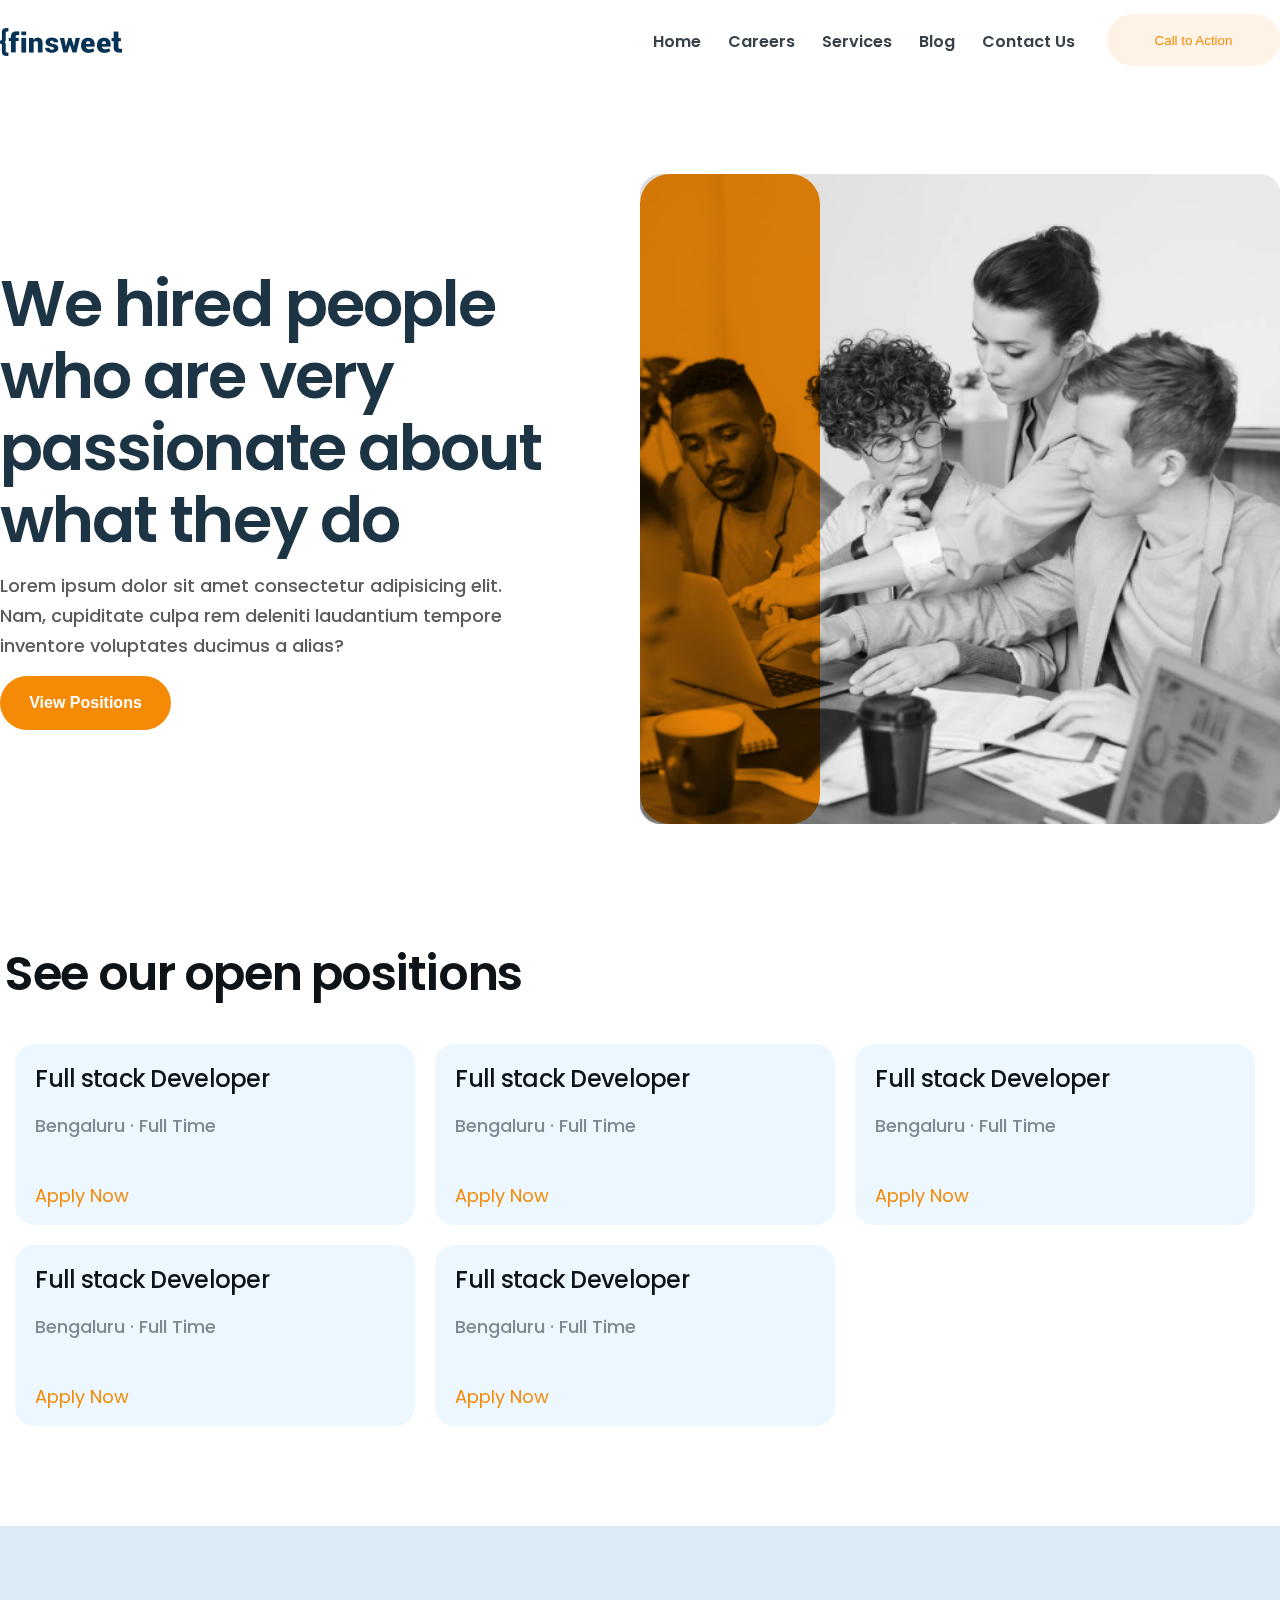
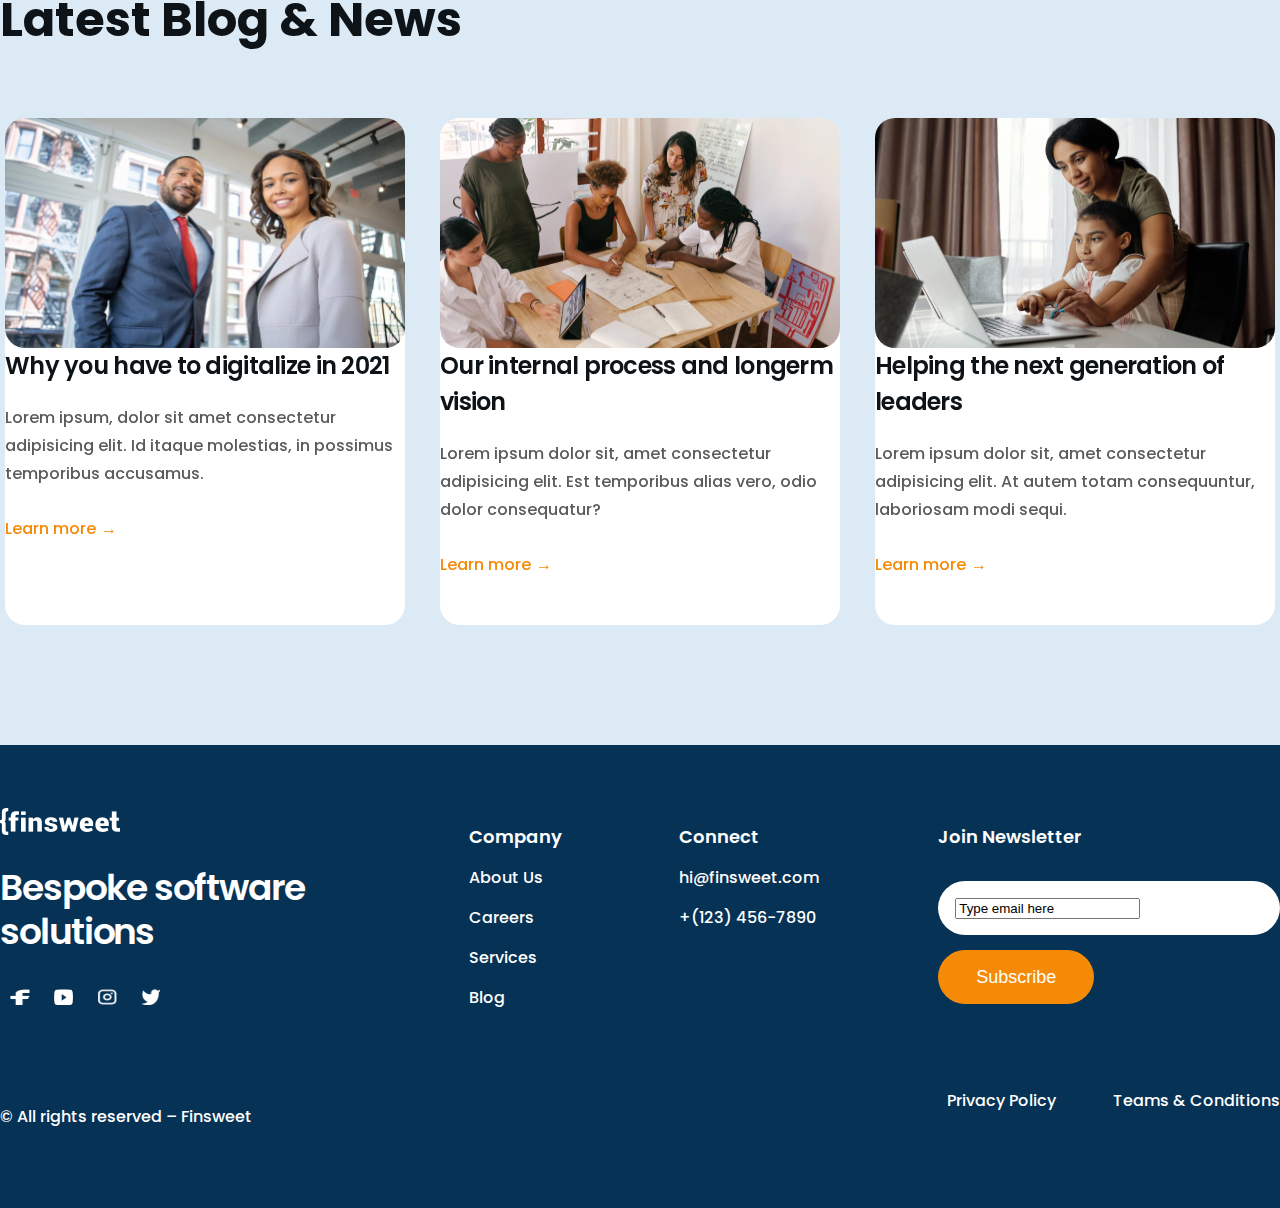
<file: Careers.html>
<!DOCTYPE html>
<html lang="en">

<head>
    <meta charset="UTF-8">
    <meta http-equiv="X-UA-Compatible" content="IE=edge">
    <meta name="viewport" content="width=device-width, initial-scale=1.0">
    <title>Careers</title>
    <link rel="stylesheet" href="./css/Careers.css">
    <link rel="preconnect" href="https://fonts.googleapis.com">
    <link rel="preconnect" href="https://fonts.gstatic.com" crossorigin>
    <link href="https://fonts.googleapis.com/css2?family=Poppins&family=Work+Sans&display=swap" rel="stylesheet">
    <link rel="preconnect" href="https://fonts.googleapis.com">
    <link rel="preconnect" href="https://fonts.gstatic.com" crossorigin>
    <link href="https://fonts.googleapis.com/css2?family=Inter&family=Tinos&display=swap" rel="stylesheet">
    <link rel="stylesheet" href="./css/global.css">
</head>

<body>
    <header>
        <div class="header-container container">
            
                <img src="./images/Logo.png" alt="" class="header-logo">
           
            <div class="headertools">
                <nav>
                    <ul>
                        <li><a href="#">Home</a></li>
                        <li><a href="#">Careers</a></li>
                        <li><a href="#">Services</a></li>
                        <li><a href="#">Blog</a></li>
                        <li><a href="#">Contact Us</a></li>
                    </ul>
                </nav>
                <button>Call to Action</button>
            </div>
        </div>
    </header>
    <section class="container">
        <div class="first-container">
            <h1>We hired people who are very passionate about what they do</h1>
            <h2>Lorem ipsum dolor sit amet consectetur adipisicing elit. Nam, cupiditate culpa rem deleniti laudantium
                tempore inventore voluptates ducimus a alias?</h2>
            <button>View Positions</button>
        </div>
        <div class="first1">
            <img src="./images/Image (6).png" alt="">
            <div class="blend"></div>
        </div>
    </section>
    <section>
        <h1>See our open positions</h1>
        <div class="career-container">
            <div class="career1">
                <h2>Full stack Developer</h2>
                <p>Bengaluru · Full Time</p>
            </div>
            <a href="#">Apply Now</a>
        </div>
        <div class="career-container">
            <div class="career1">
                <h2>Full stack Developer</h2>
                <p>Bengaluru · Full Time</p>
            </div>
            <a href="#">Apply Now</a>
        </div>
        <div class="career-container">
            <div class="career1">
                <h2>Full stack Developer</h2>
                <p>Bengaluru · Full Time</p>
            </div>
            <a href="#">Apply Now</a>
        </div>
        <div class="career-container">
            <div class="career1">
                <h2>Full stack Developer</h2>
                <p>Bengaluru · Full Time</p>
            </div>
            <a href="#">Apply Now</a>
        </div>
        <div class="career-container">
            <div class="career1">
                <h2>Full stack Developer</h2>
                <p>Bengaluru · Full Time</p>
            </div>
            <a href="#">Apply Now</a>
        </div>
        <div class="career-container">
        </div>
    </section>

   <section class="last-section">
        <div class="blog1 container" >
            <h1>Latest Blog & News</h1>
            <div class="blog-container">
                <div class="blog2">
                    <img src="./images/post1.png" alt="">
                    <h2>Why you have to digitalize in 2021</h2>
                    <p1>Lorem ipsum, dolor sit amet consectetur adipisicing elit. Id itaque molestias, in possimus
                        temporibus accusamus.</p1>
                    <a href="#"class="learn-more">Learn more</a>
                </div>
                <div class="blog2">
                    <img src="./images/post-2.png" alt="">
                    <h2>Our internal process and longerm vision</h2>
                    <p1>Lorem ipsum dolor sit, amet consectetur adipisicing elit. Est temporibus alias vero, odio dolor
                        consequatur?</p1>
                    <a href="#"class="learn-more">Learn more</a>
                </div>
                <div class="blog2">
                    <img src="./images/post-3.png" alt="">
                    <h2>Helping the next generation of leaders</h2>
                    <p1>Lorem ipsum dolor sit, amet consectetur adipisicing elit. At autem totam consequuntur,
                        laboriosam modi sequi.</p1>
                    <a href="#" class="learn-more">Learn more</a>
                </div>
            </div>
        </div>
    </section>
    <footer>
        <div class="footer-container container">
            <div class="footer-up">
                <div class="footer1">
                    <img src="./images/Logo (1).png" alt="" class="footer-logo">
                    <h1>Bespoke software solutions</h1>
                    <div class="footer-small-logo">
                        <img src="./images/Vector.png" alt="">
                        <img src="./images/Vector 2.png" alt="">
                        <img src="./images/Vector 3.png" alt="">
                        <img src="./images/Vector 4.png" alt="">

                    </div>
                </div>
                <div class="footer2">
                    <h2>Company</h2>
                    <p><a href=#>About Us</a></p>
                    <p><a href=#>Careers</a></p>
                    <p><a href=#>Services</a></p>
                    <p><a href=#>Blog</a></p>
                    </ul>
                </div>
                <div class="footer3">
                    <h2>Connect</h2>
                    <p>hi@finsweet.com</p>
                    <p>+(123) 456-7890</p>

                </div>
                <div class="footer4">
                    <h2>Join Newsletter</h2>
                    <div class="footer-email"><input type="text" value="Type email here"> </div>
                    <button>Subscribe</button>
                </div>
            </div>
            <div class="footer-down">
                <p>© All rights reserved – Finsweet</p>
                <div class="privacy-policy">
                    <a href="#">Privacy Policy</a>
                    <a href="#">Teams & Conditions</a>
                </div>
            </div>
        </div>

    </footer>
</body>

</html>
</file>
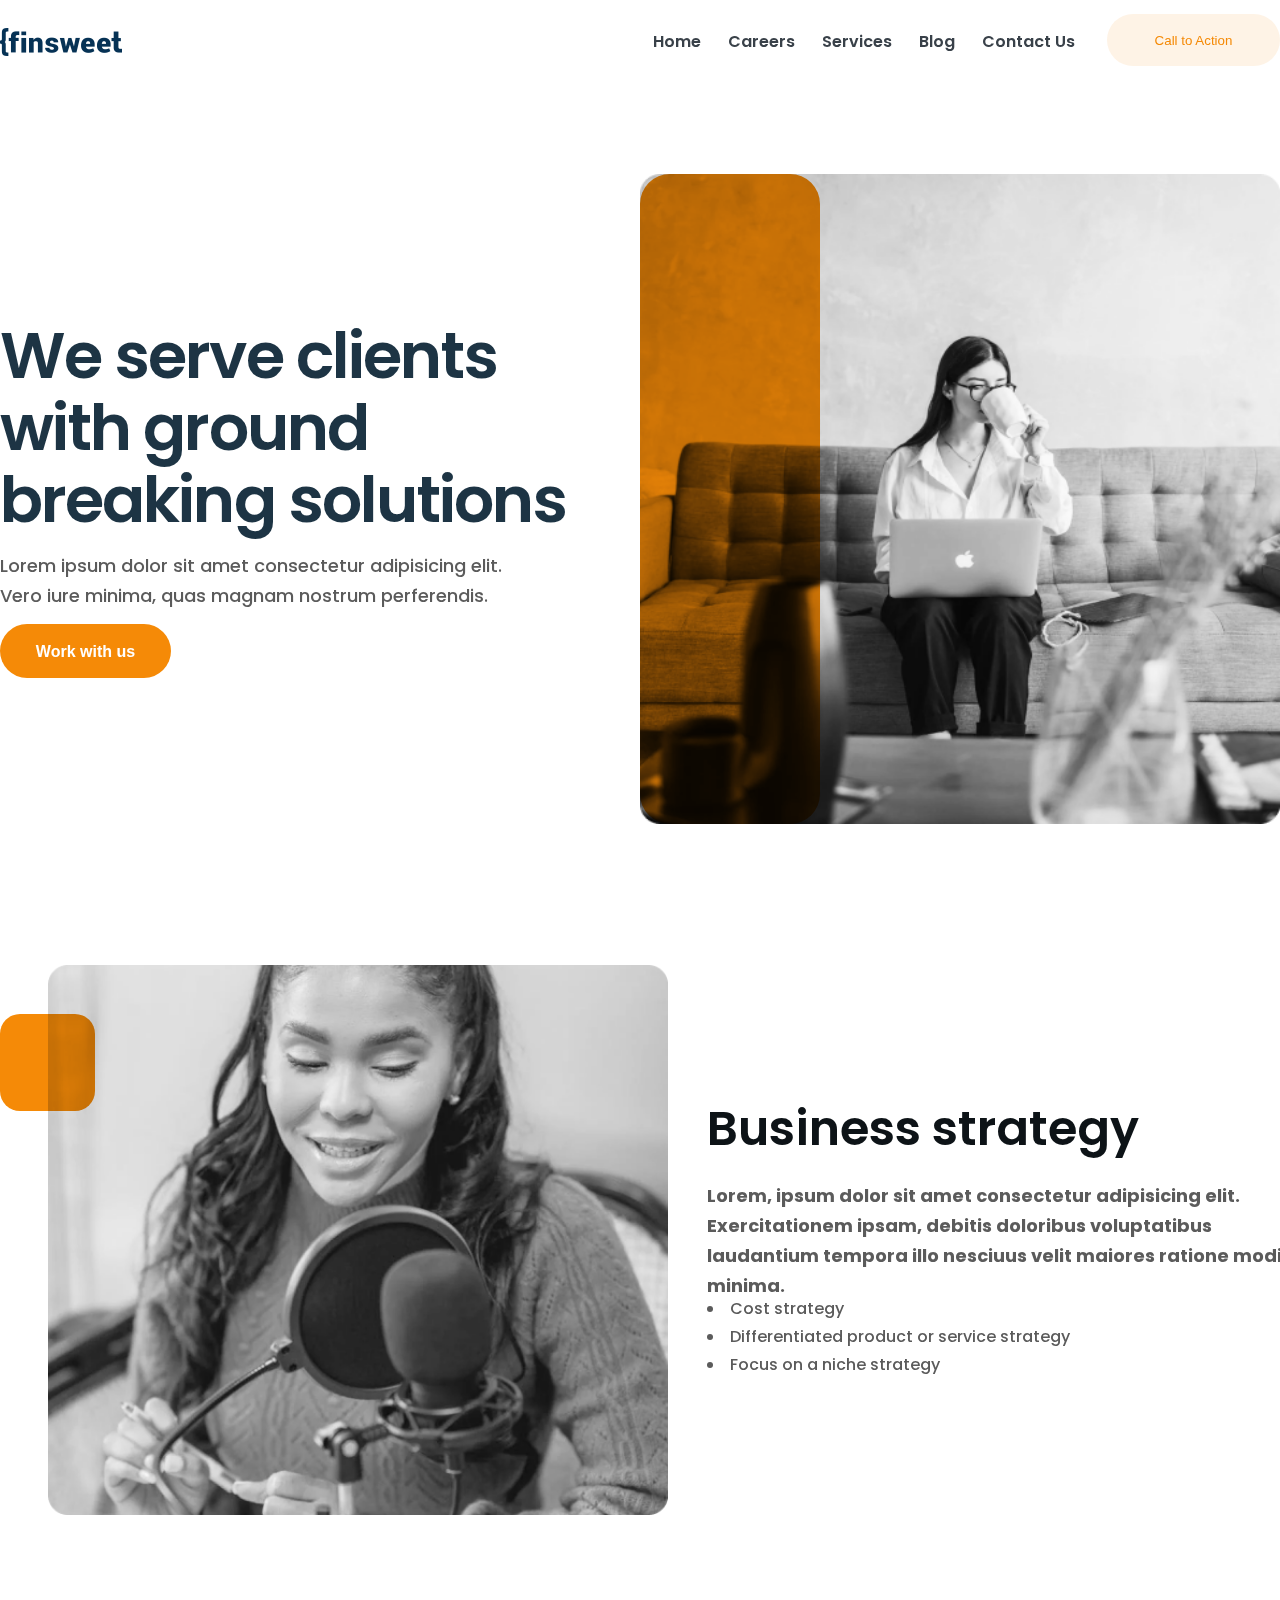
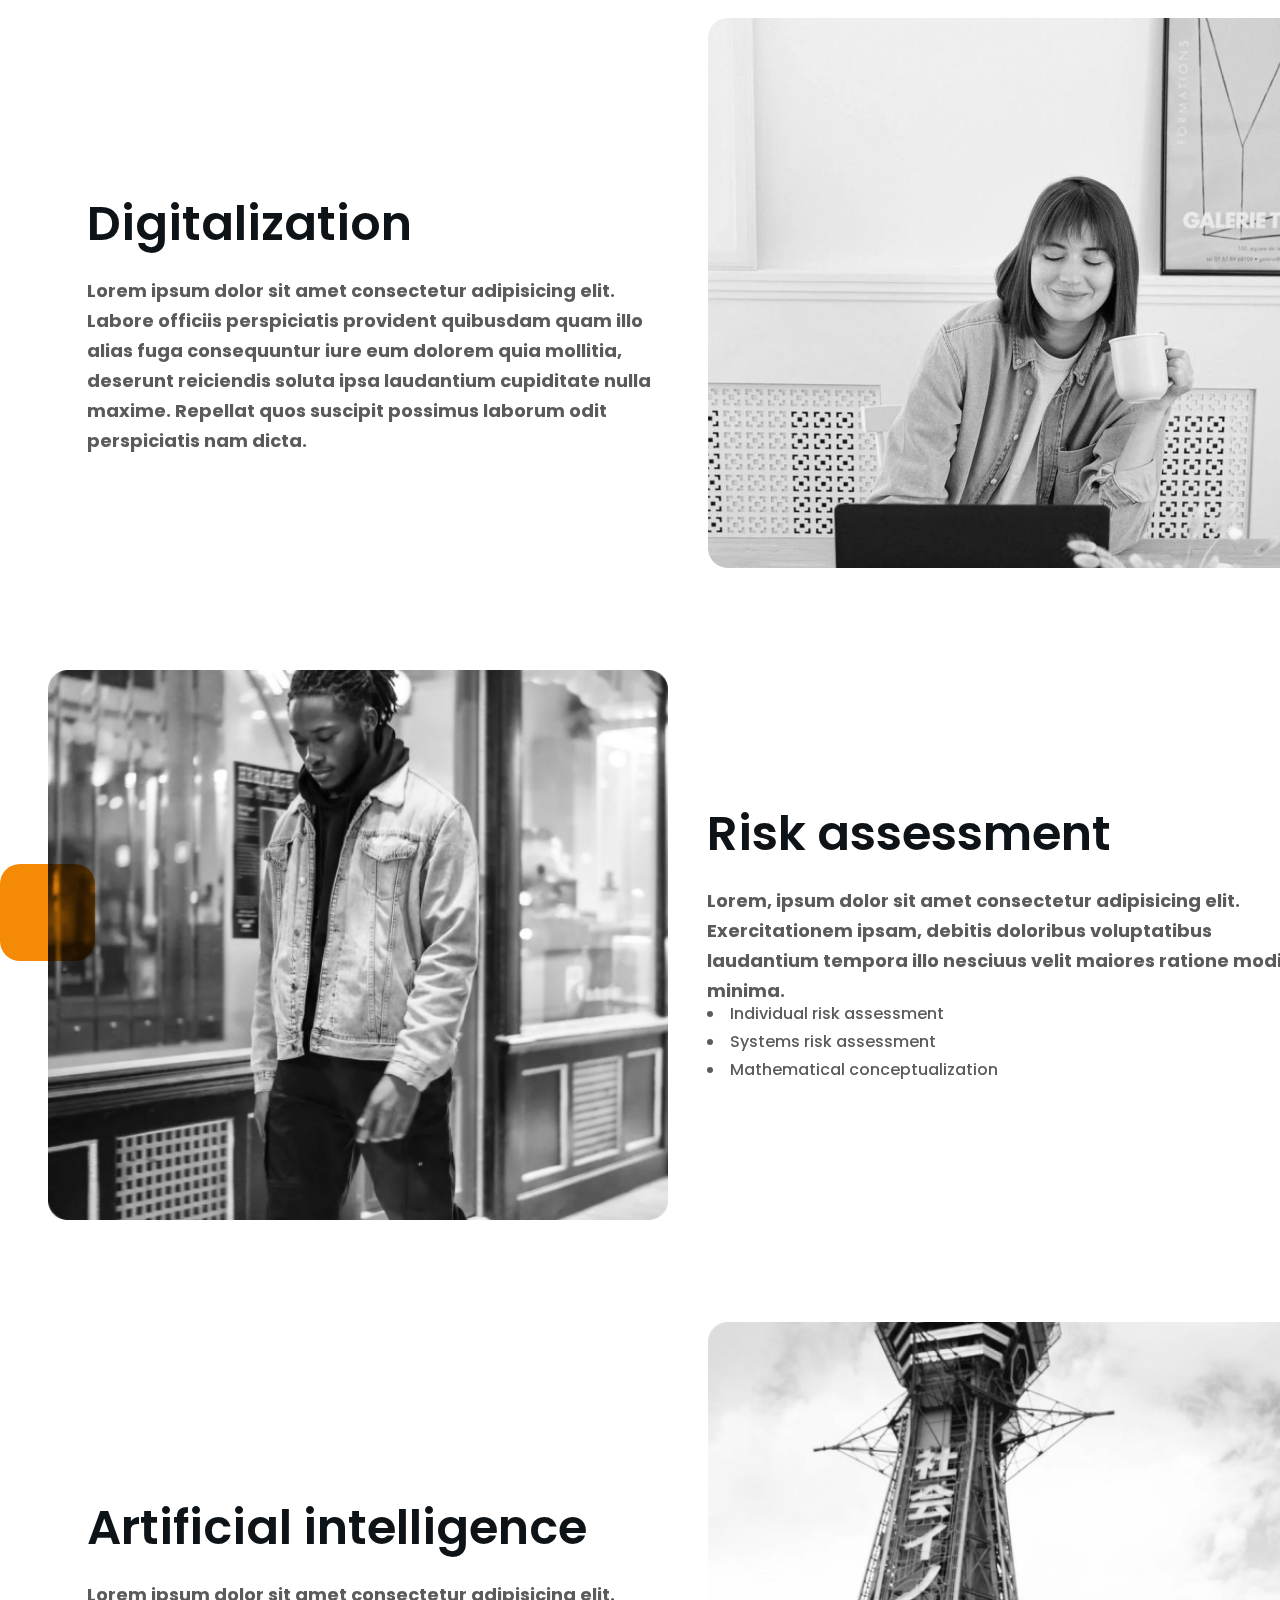
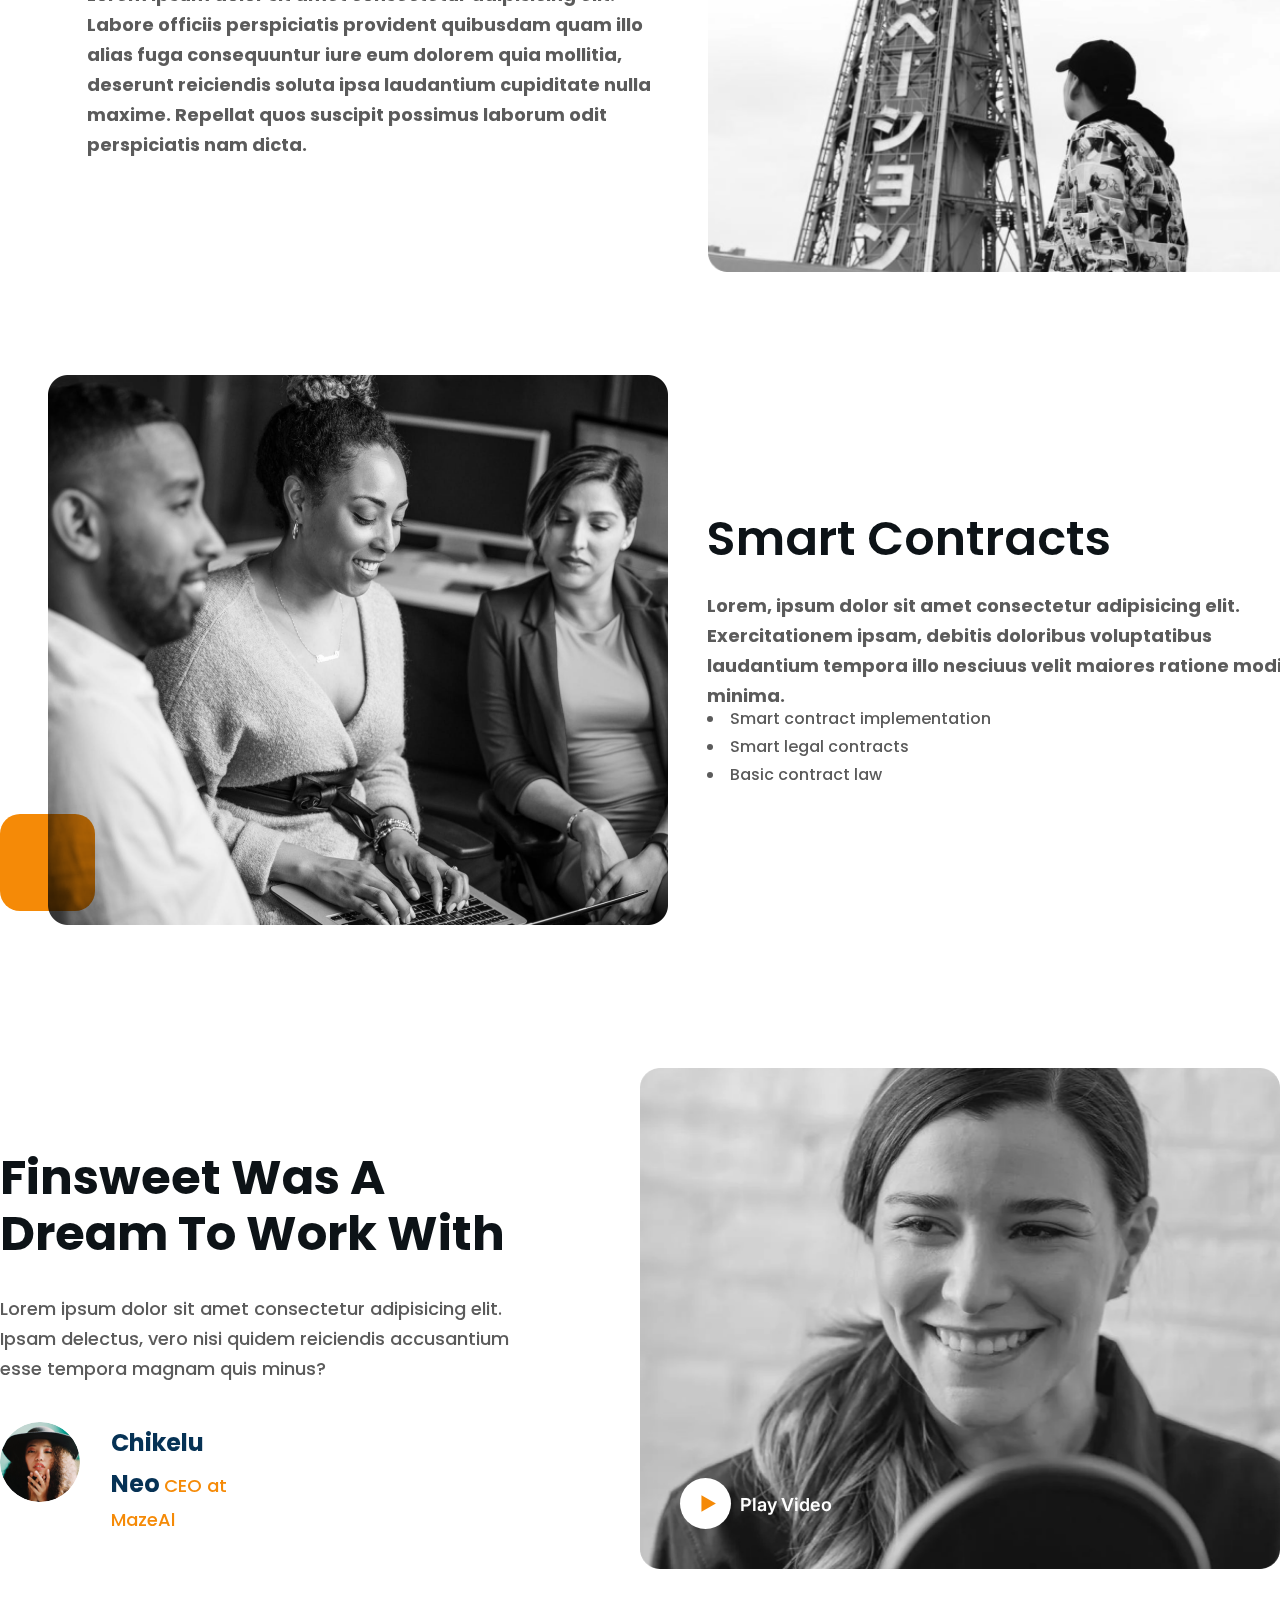
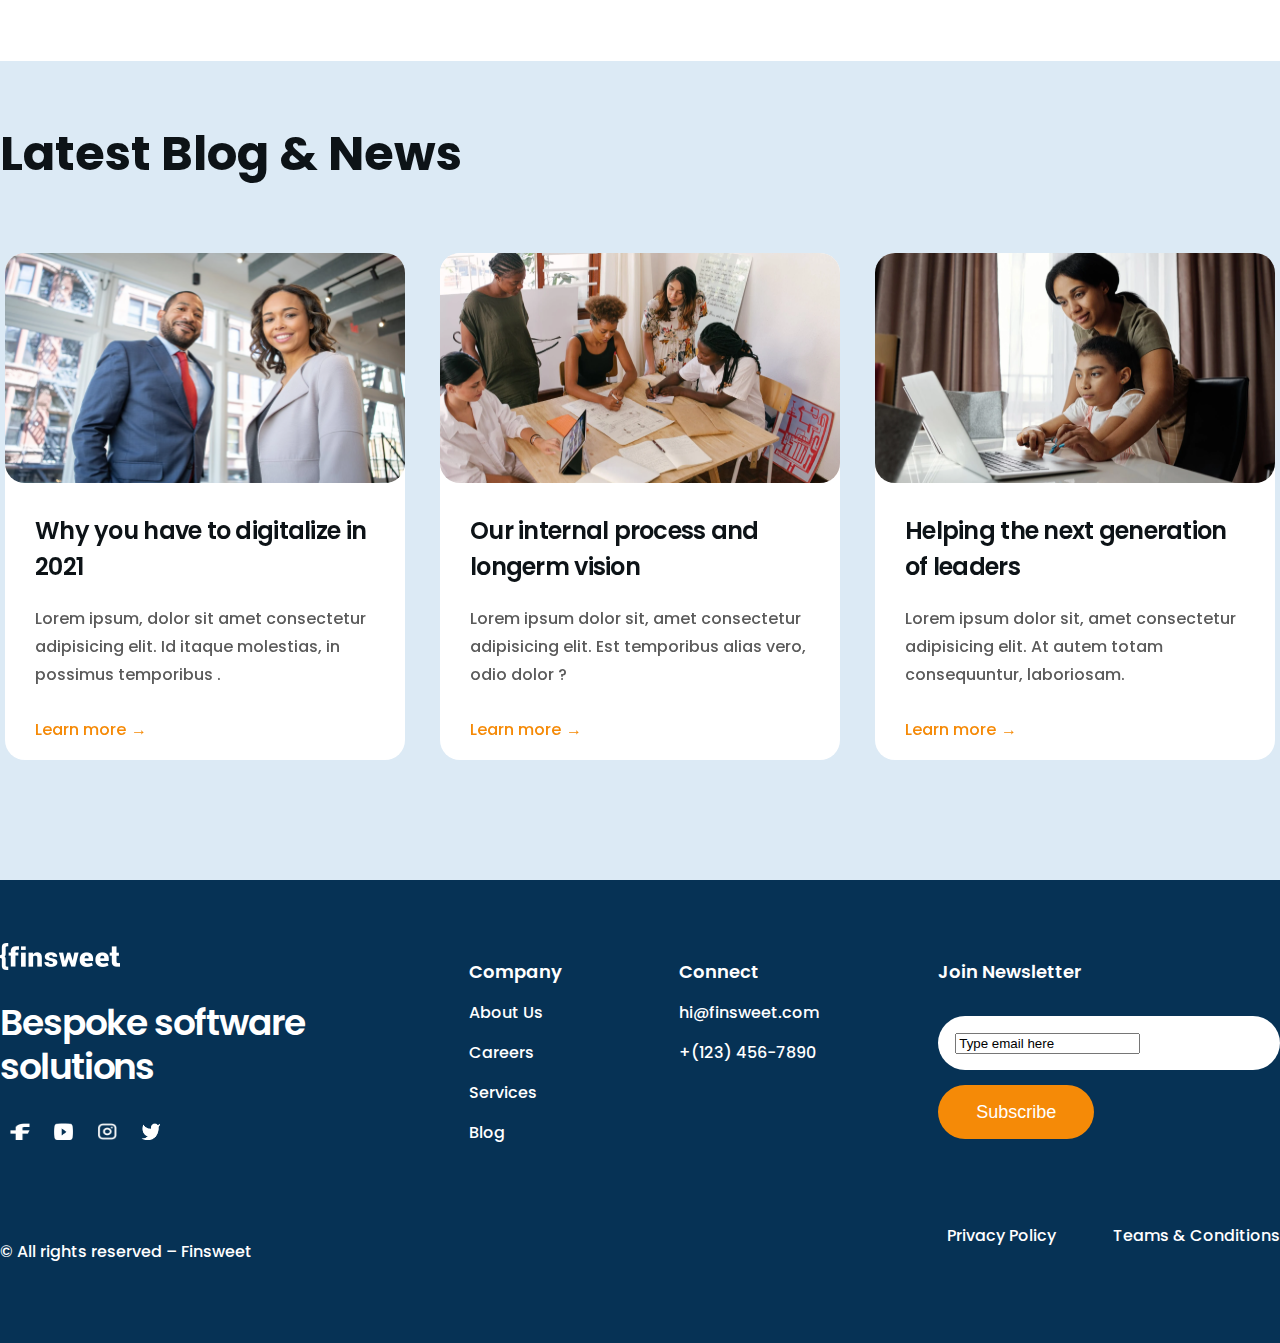
<file: Services.html>
<!DOCTYPE html>
<html lang="en">

<head>
    <meta charset="UTF-8">
    <meta http-equiv="X-UA-Compatible" content="IE=edge">
    <meta name="viewport" content="width=device-width, initial-scale=1.0">
    <title>Services</title>
    <link rel="stylesheet" href="/css/Services.css">
    <link rel="preconnect" href="https://fonts.googleapis.com">
    <link rel="preconnect" href="https://fonts.gstatic.com" crossorigin>
    <link href="https://fonts.googleapis.com/css2?family=Poppins&family=Work+Sans&display=swap" rel="stylesheet">
    <link rel="preconnect" href="https://fonts.googleapis.com">
    <link rel="preconnect" href="https://fonts.gstatic.com" crossorigin>
    <link href="https://fonts.googleapis.com/css2?family=Inter&family=Tinos&display=swap" rel="stylesheet">
    <link rel="stylesheet" href="/css/global.css">
</head>

<body>
    <header>
        <div class="header-container container">
            
                <img src="./images/Logo.png" alt="" class="header-logo">
           
            <div class="headertools">
                <nav>
                    <ul>
                        <li><a href="http://127.0.0.1:5500/index.html">Home</a></li>
                        <li><a href="http://127.0.0.1:5500/Careers.html">Careers</a></li>
                        <li><a href="http://127.0.0.1:5500/Services.html#">Services</a></li>
                        <li><a href="#">Blog</a></li>
                        <li><a href="#">Contact Us</a></li>
                    </ul>
                </nav>
                <button>Call to Action</button>
            </div>
        </div>
    </header>
    <section class="container">
        <div class="first-container">
            <h1>We serve clients with ground breaking solutions</h1>
            <h2>Lorem ipsum dolor sit amet consectetur adipisicing elit. Vero iure minima, quas magnam nostrum
                perferendis.</h2>
            <button>Work with us</button>
        </div>
        <div class="first1">
            <img src="./images/Image (0).png" alt="">
            <div class="blend"></div>
        </div>
    </section>
    <section>
        <div class="orange"></div>
        <div class="orange"></div>
        <div class="orange"></div>
        <div class="orange"></div>
        <div class="orange"></div>
        <div class="feature-container">
            <div class="feature1"><img src="./images/Image (1).png" alt=""></div>
            <div class="feature1-text">
                <h1>Business strategy</h1>
                <h2>Lorem, ipsum dolor sit amet consectetur adipisicing elit. Exercitationem ipsam, debitis doloribus
                    voluptatibus laudantium tempora illo nesciuus velit maiores ratione modi minima.</h2>
                <ul>
                    <li>Cost strategy</li>
                    <li>Differentiated product or service strategy</li>
                    <li>Focus on a niche strategy</li>
                </ul>
            </div>
        </div>
        <div class="feature-container">
            <div class="feature1-text">
                <h1>Digitalization</h1>
                <h2>Lorem ipsum dolor sit amet consectetur adipisicing elit. Labore officiis perspiciatis provident
                    quibusdam quam illo alias fuga consequuntur iure eum dolorem quia mollitia, deserunt reiciendis
                    soluta ipsa laudantium cupiditate nulla maxime. Repellat quos suscipit possimus laborum odit
                    perspiciatis nam dicta.</h2>
            </div>
            <div class="feature1"><img src="./images/Image (2).png" alt=""></div>
        </div>

        <div class="feature-container">
            <div class="feature1"><img src="./images/Image (3).png" alt=""></div>
            <div class="feature1-text">
                <h1>Risk assessment</h1>
                <h2>Lorem, ipsum dolor sit amet consectetur adipisicing elit. Exercitationem ipsam, debitis doloribus
                    voluptatibus laudantium tempora illo nesciuus velit maiores ratione modi minima.</h2>
                <ul>
                    <li>Individual risk assessment</li>
                    <li>Systems risk assessment</li>
                    <li>Mathematical conceptualization</li>
                </ul>
            </div>
        </div>
        <div class="feature-container">
            <div class="feature1-text">
                <h1>Artificial intelligence</h1>
                <h2>Lorem ipsum dolor sit amet consectetur adipisicing elit. Labore officiis perspiciatis provident
                    quibusdam quam illo alias fuga consequuntur iure eum dolorem quia mollitia, deserunt reiciendis
                    soluta ipsa laudantium cupiditate nulla maxime. Repellat quos suscipit possimus laborum odit
                    perspiciatis nam dicta.</h2>
            </div>
            <div class="feature1"><img src="./images/Image (4).png" alt=""></div>
        </div>
        <div class="feature-container">
            <div class="feature1"><img src="./images/Image (5).png" alt=""></div>
            <div class="feature1-text">
                <h1>Smart Contracts</h1>
                <h2>Lorem, ipsum dolor sit amet consectetur adipisicing elit. Exercitationem ipsam, debitis doloribus
                    voluptatibus laudantium tempora illo nesciuus velit maiores ratione modi minima.</h2>
                <ul>
                    <li>Smart contract implementation</li>
                    <li>Smart legal contracts</li>
                    <li>Basic contract law</li>
                </ul>
            </div>
        </div>
    </section>
    <section class="video-section ">
        <div class="video1">
            <h1>Finsweet Was A Dream To Work With</h1>
            <p>Lorem ipsum dolor sit amet consectetur adipisicing elit. Ipsam delectus, vero nisi quidem reiciendis
                accusantium esse tempora magnam quis minus?</p>
            <div class="video2">
                <div><img src="./images/Image.png" alt=""></div>
                <div class="video3">
                    <p1>Chikelu Neo</p1>
                    <p2>CEO at MazeAl</p2>
                </div>
            </div>
        </div>
        <div class="video1">
            <img src="./images/video-image.png" alt="" class="video-img">
            <div class="video-button">
                <img src="./images/play-icon.svg" alt="">
            </div>
            <p3>Play Video</p3>
        </div>
    </section>


    </section>

    <section class="last-section">
        <div class="blog1 container">
            <h1>Latest Blog & News</h1>
            <div class="blog-container">
                <div class="blog2">
                    <img src="./images/post1.png" alt="">
                    <div class="blog3">
                    <h2>Why you have to digitalize in 2021</h2>
                    <p1>Lorem ipsum, dolor sit amet consectetur adipisicing elit. Id itaque molestias, in possimus
                        temporibus  .</p1>
                    <a href="#" class="learn-more">Learn more</a>
                    </div>
                </div>
                <div class="blog2">
                    <img src="./images/post-2.png" alt="">
                    <div class="blog3">
                    <h2>Our internal process and longerm vision</h2>
                    <p1>Lorem ipsum dolor sit, amet consectetur adipisicing elit. Est temporibus alias vero, odio dolor
                       ?</p1>
                    <a href="#" class="learn-more">Learn more</a>
                    </div>
                </div>
                <div class="blog2">
                    <img src="./images/post-3.png" alt="">
                    <div class="blog3">
                    <h2>Helping the next generation of leaders</h2>
                    <p1>Lorem ipsum dolor sit, amet consectetur adipisicing elit. At autem totam consequuntur,
                        laboriosam.</p1>
                    <a href="#" class="learn-more">Learn more</a>
                </div>
                </div>
            </div>
        </div>
    </section>
    <footer>
        <div class="footer-container container">
            <div class="footer-up">
                <div class="footer1">
                    <img src="./images/Logo (1).png" alt="" class="footer-logo">
                    <h1>Bespoke software solutions</h1>
                    <div class="footer-small-logo">
                        <img src="./images/Vector.png" alt="">
                        <img src="./images/Vector 2.png" alt="">
                        <img src="./images/Vector 3.png" alt="">
                        <img src="./images/Vector 4.png" alt="">

                    </div>
                </div>
                <div class="footer2">
                    <h2>Company</h2>
                    <p><a href=#>About Us</a></p>
                    <p><a href=#>Careers</a></p>
                    <p><a href=#>Services</a></p>
                    <p><a href=#>Blog</a></p>
                    </ul>
                </div>
                <div class="footer3">
                    <h2>Connect</h2>
                    <p>hi@finsweet.com</p>
                    <p>+(123) 456-7890</p>

                </div>
                <div class="footer4">
                    <h2>Join Newsletter</h2>
                    <div class="footer-email"><input type="text" value="Type email here"> </div>
                    <button>Subscribe</button>
                </div>
            </div>
            <div class="footer-down">
                <p>© All rights reserved – Finsweet</p>
                <div class="privacy-policy">
                    <a href="#">Privacy Policy</a>
                    <a href="#">Teams & Conditions</a>
                </div>
            </div>
        </div>

    </footer>
</body>

</html>
</file>
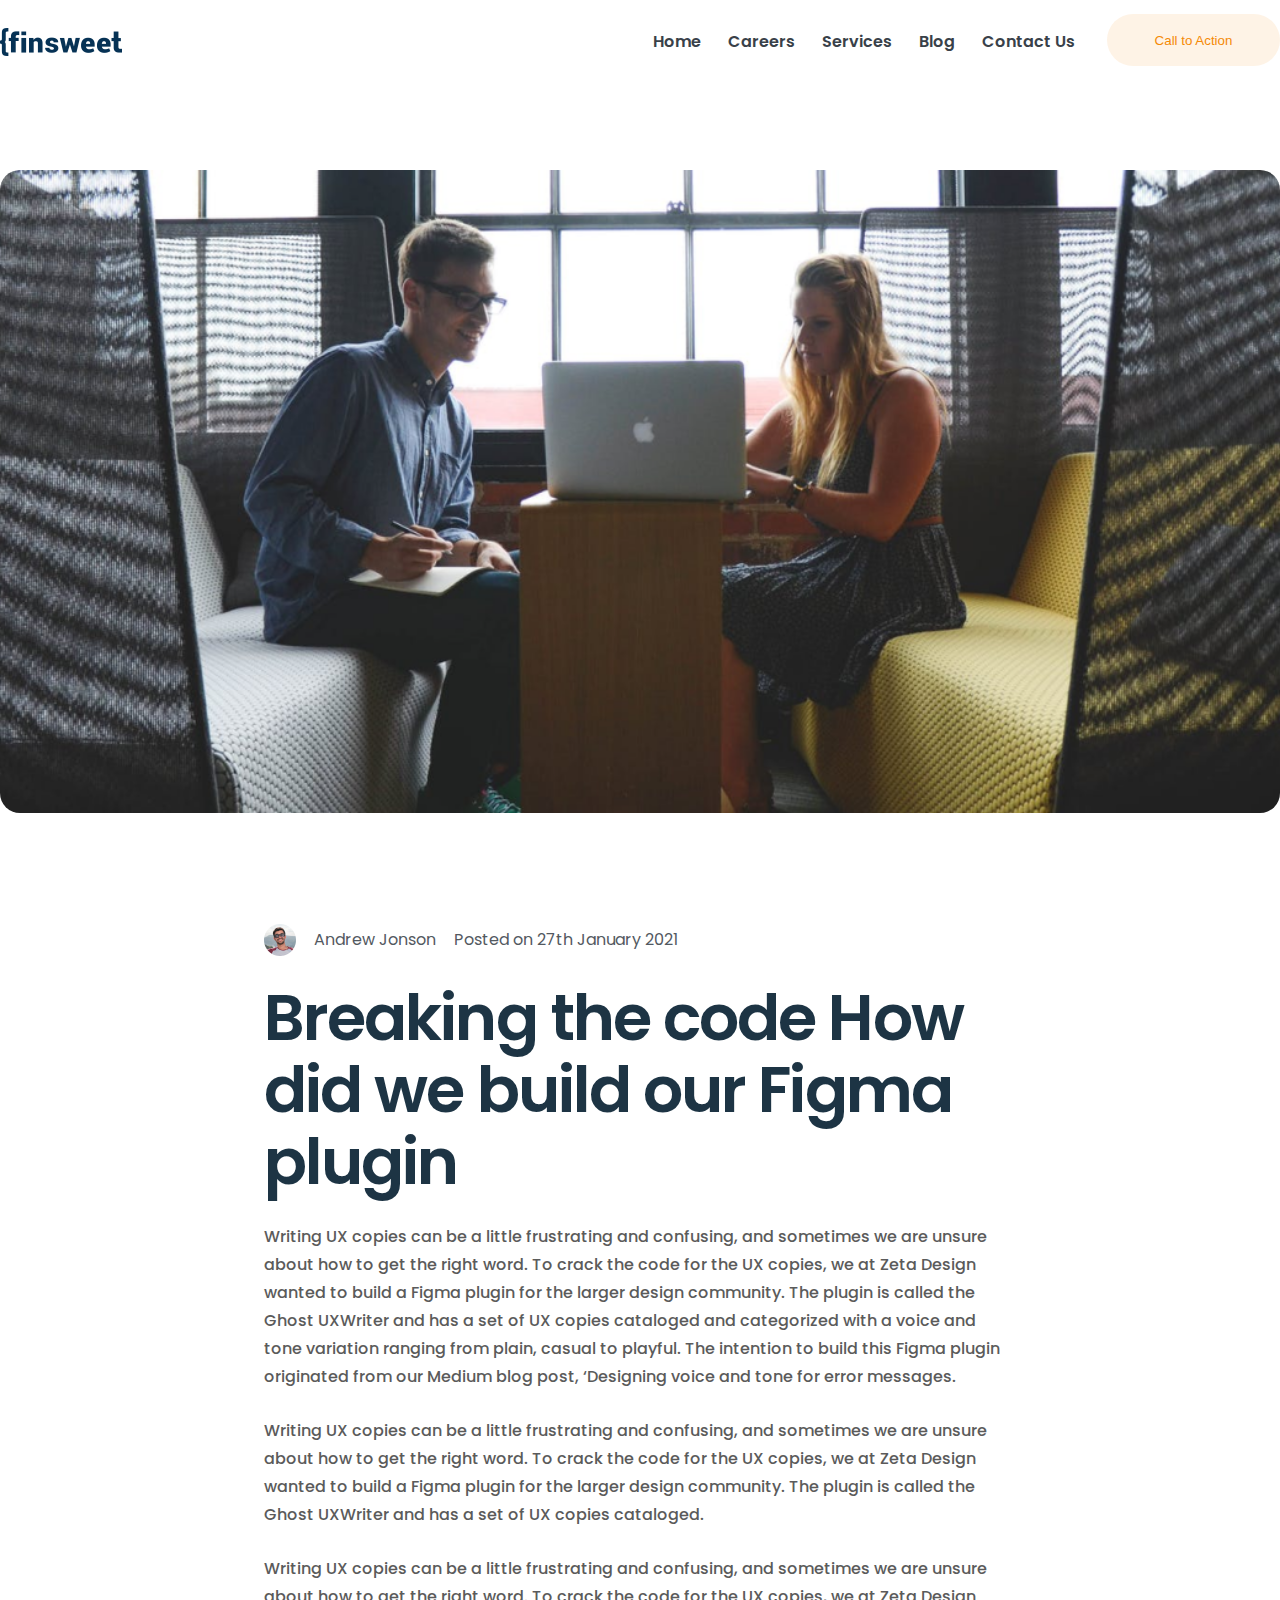
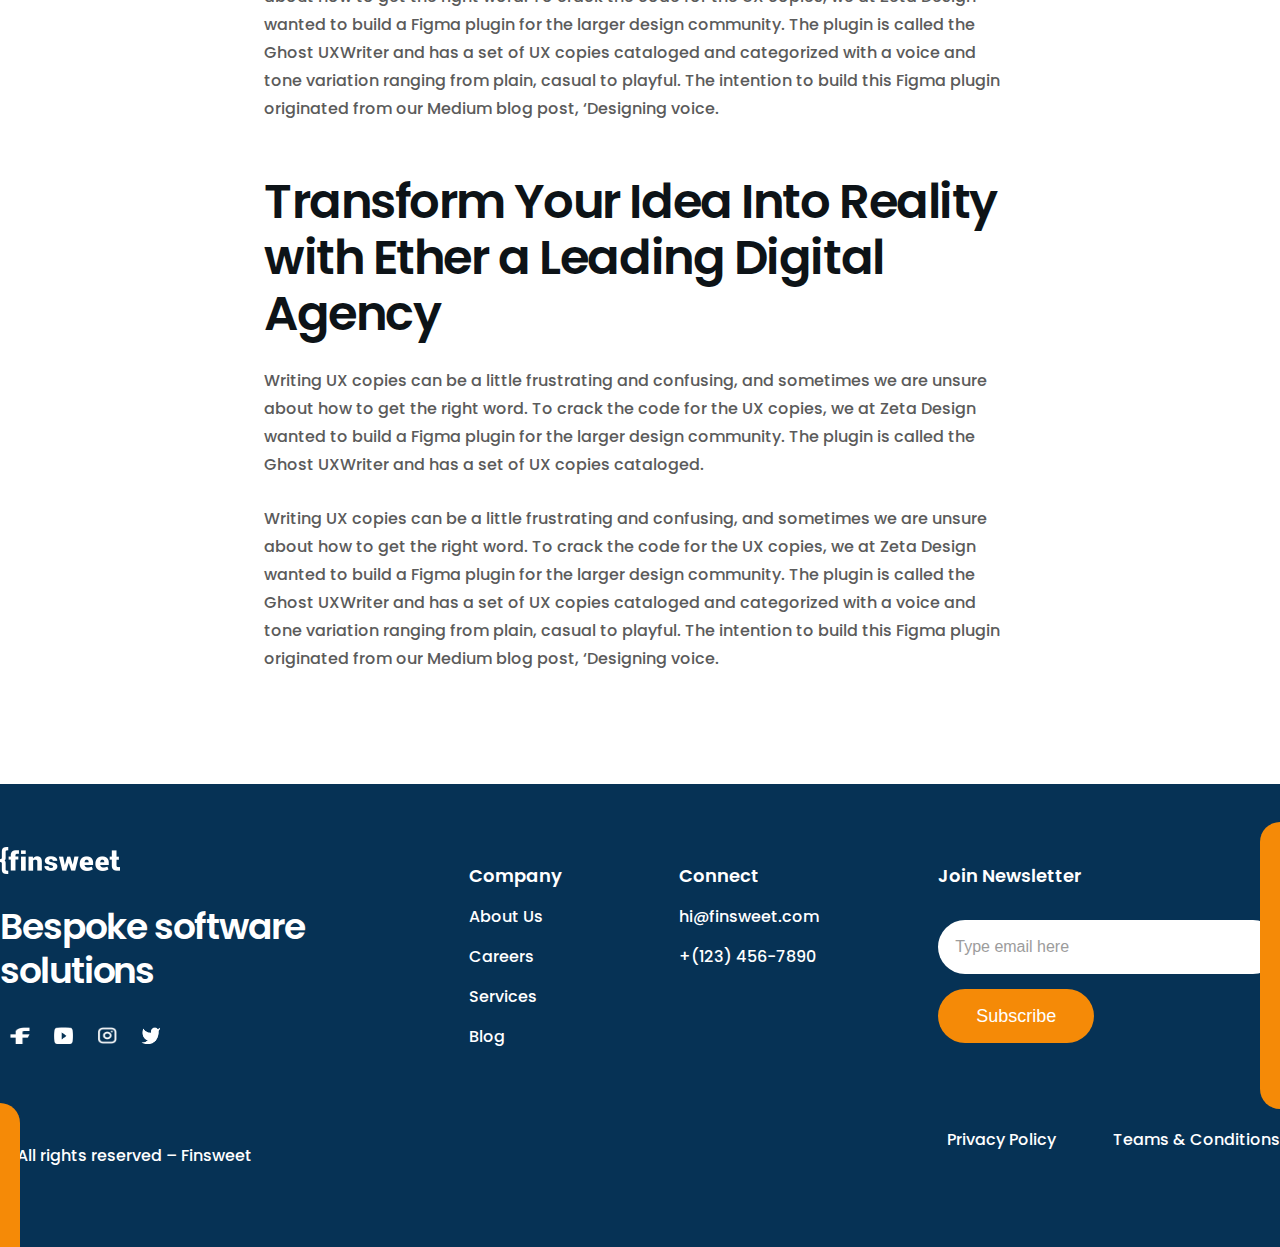
<file: Pages/blog-inner.html>
<!DOCTYPE html>
<html lang="en">

<head>
    <meta charset="UTF-8">
    <meta http-equiv="X-UA-Compatible" content="IE=edge">
    <meta name="viewport" content="width=device-width, initial-scale=1.0">
    <title>blog-inner</title>
    <link rel="stylesheet" href="../css/blog-inner.css">
    <link rel="preconnect" href="https://fonts.googleapis.com">
    <link rel="preconnect" href="https://fonts.gstatic.com" crossorigin>
    <link
        href="https://fonts.googleapis.com/css2?family=Inter:wght@100;200;300;400;500;600;700;800;900&family=Poppins&family=Work+Sans:wght@100;200;300;400;500;600;700;800;900&display=swap"
        rel="stylesheet">
    <link rel="stylesheet" href="../css/global.css">
</head>

<body>
    <header>
        <div class="header-container container">

            <img src="../images/Logo.png" alt="" class="header-logo">

            <div class="headertools">
                <nav>
                    <ul>
                        <li><a href="http://127.0.0.1:5500/index.html">Home</a></li>
                        <li><a href="http://127.0.0.1:5500/Pages/Careers.html">Careers</a></li>
                        <li><a href="http://127.0.0.1:5500/Pages/Services.html">Services</a></li>
                        <li><a href="http://127.0.0.1:5500/Pages/blog.html">Blog</a></li>
                        <li><a href="http://127.0.0.1:5500/Pages/contact-us.html">Contact Us</a></li>
                    </ul>
                </nav>
                <button>Call to Action</button>
            </div>
        </div>
    </header>
    <section class="container">
        <div class="main-picture">
            <img src="../images/Image-blog-inner.png" alt="" class="">
        </div>
        <div class="inner-container">
            <div class="inner0">
                <div class="inner1">
                    <img src="../images/Image-blog.png" alt="">
                    <p2>Andrew Jonson</p2>
                    <p2>Posted on 27th January 2021</p2>
                </div>
                <h1>Breaking the code How did we build our Figma plugin</h1>
                <p1>Writing UX copies can be a little frustrating and confusing, and sometimes we are unsure about how
                    to get
                    the right word. To crack the code for the UX copies, we at Zeta Design wanted to build a Figma
                    plugin
                    for the larger design community. The plugin is called the Ghost UXWriter and has a set of UX copies
                    cataloged and categorized with a voice and tone variation ranging from plain, casual to playful. The
                    intention to build this Figma plugin originated from our Medium blog post, ‘Designing voice and tone
                    for
                    error messages.</p1>
                <p1>Writing UX copies can be a little frustrating and confusing, and sometimes we are unsure about how
                    to get
                    the right word. To crack the code for the UX copies, we at Zeta Design wanted to build a Figma
                    plugin
                    for the larger design community. The plugin is called the Ghost UXWriter and has a set of UX copies
                    cataloged.</p1>
                <p1>Writing UX copies can be a little frustrating and confusing, and sometimes we are unsure about how
                    to get
                    the right word. To crack the code for the UX copies, we at Zeta Design wanted to build a Figma
                    plugin
                    for the larger design community. The plugin is called the Ghost UXWriter and has a set of UX copies
                    cataloged and categorized with a voice and tone variation ranging from plain, casual to playful. The
                    intention to build this Figma plugin originated from our Medium blog post, ‘Designing voice.</p1>
            </div>
            <div class="inner3">
                <h2>Transform Your Idea Into Reality with Ether a Leading Digital Agency</h2>
                <p1>Writing UX copies can be a little frustrating and confusing, and sometimes we are unsure about how
                    to get
                    the right word. To crack the code for the UX copies, we at Zeta Design wanted to build a Figma
                    plugin
                    for the larger design community. The plugin is called the Ghost UXWriter and has a set of UX copies
                    cataloged.</p1>
                <p1>Writing UX copies can be a little frustrating and confusing, and sometimes we are unsure about how
                    to get
                    the right word. To crack the code for the UX copies, we at Zeta Design wanted to build a Figma
                    plugin
                    for the larger design community. The plugin is called the Ghost UXWriter and has a set of UX copies
                    cataloged and categorized with a voice and tone variation ranging from plain, casual to playful. The
                    intention to build this Figma plugin originated from our Medium blog post, ‘Designing voice.</p1>
            </div>
        </div>
    </section>
    <footer>
        <div class="shape-left"></div>
        <div class="shape-right"></div>
        <div class="footer-container container">
            <div class="footer-up">
                <div class="footer1">
                    <img src="../images/Logo (1).png" alt="" class="footer-logo">
                    <h1>Bespoke software solutions</h1>
                    <div class="footer-small-logo">
                        <img src="../images/Vector.png" alt="">
                        <img src="../images/Vector 2.png" alt="">
                        <img src="../images/Vector 3.png" alt="">
                        <img src="../images/Vector 4.png" alt="">

                    </div>
                </div>
                <div class="footer2">
                    <h2>Company</h2>
                    <p><a href=#>About Us</a></p>
                    <p><a href="http://127.0.0.1:5500/Pages/Careers.html">Careers</a></p>
                    <p><a href="http://127.0.0.1:5500/Pages/Services.html">Services</a></p>
                    <p><a href="http://127.0.0.1:5500/Pages/blog.html">Blog</a></p>
                    </ul>
                </div>
                <div class="footer3">
                    <h2>Connect</h2>
                    <p>hi@finsweet.com</p>
                    <p>+(123) 456-7890</p>

                </div>
                <div class="footer4">
                    <h2>Join Newsletter</h2>
                    <input type="text" value="Type email here" class="footer-email"></input>
                    <button>Subscribe</button>
                </div>
            </div>
            <div class="footer-down">
                <p>© All rights reserved – Finsweet</p>
                <div class="privacy-policy">
                    <a href="#">Privacy Policy</a>
                    <a href="#">Teams & Conditions</a>
                </div>
            </div>
        </div>
    </footer>
</body>

</html>
</file>
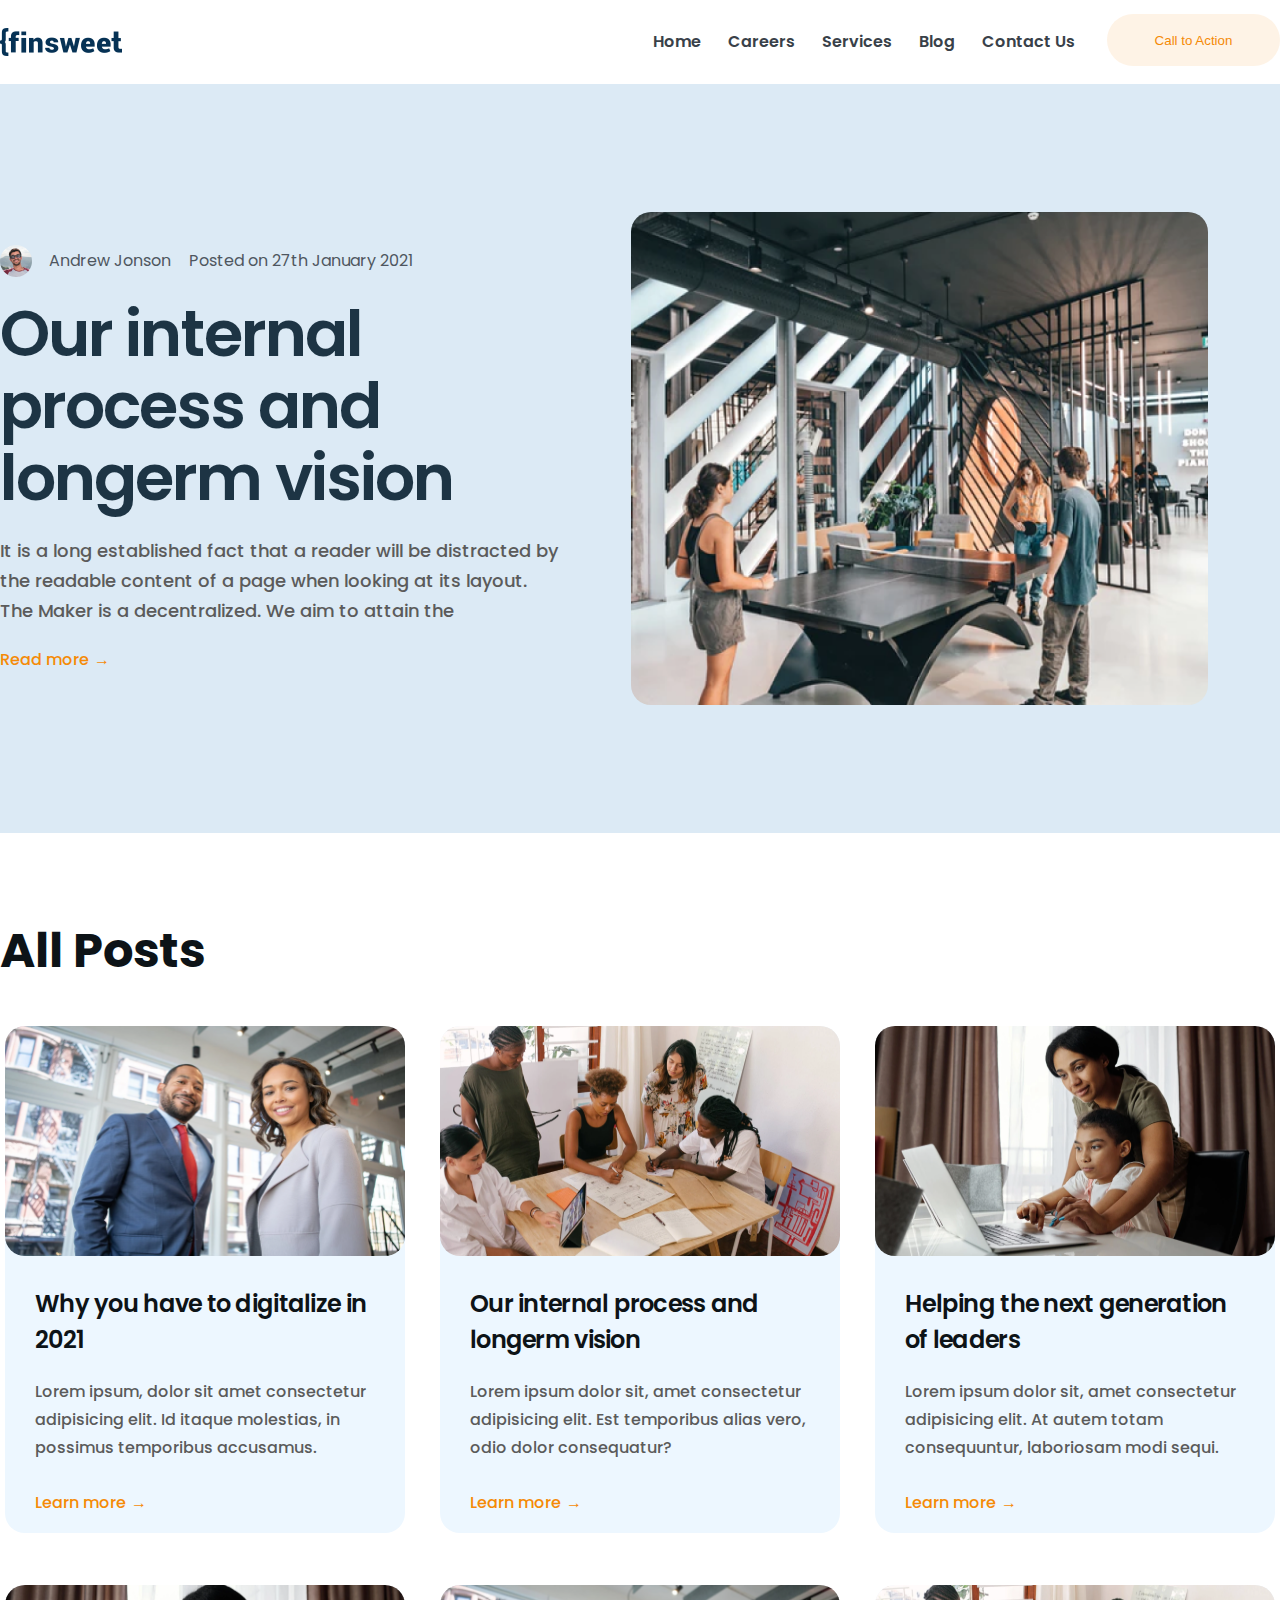
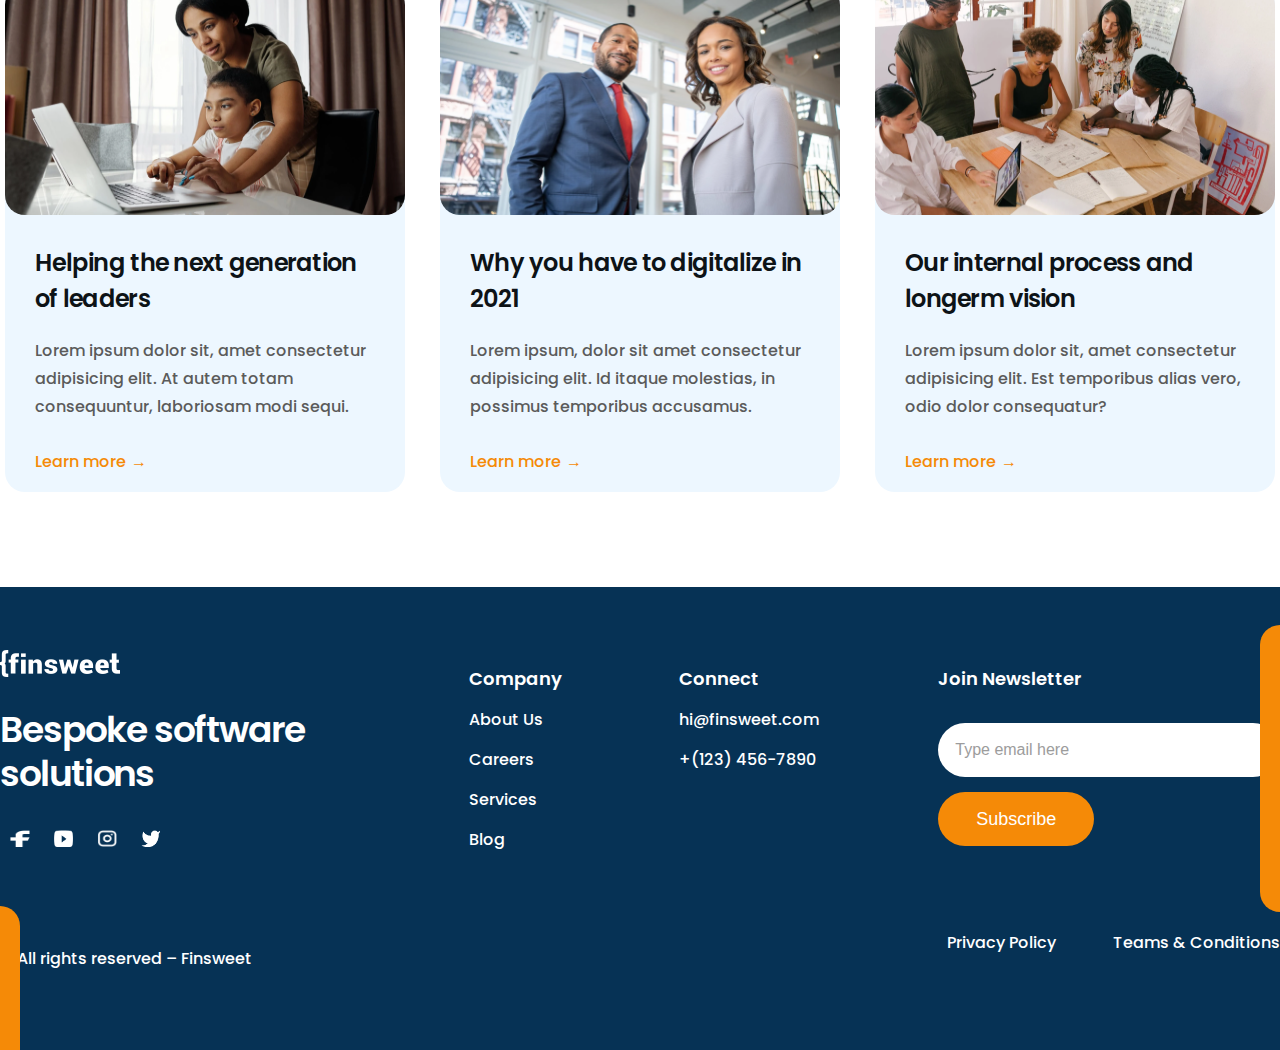
<file: Pages/blog.html>
<!DOCTYPE html>
<html lang="en">

<head>
    <meta charset="UTF-8">
    <meta http-equiv="X-UA-Compatible" content="IE=edge">
    <meta name="viewport" content="width=device-width, initial-scale=1.0">
    <title>Blog</title>
    <link rel="preconnect" href="https://fonts.googleapis.com">
    <link rel="preconnect" href="https://fonts.gstatic.com" crossorigin>
    <link
        href="https://fonts.googleapis.com/css2?family=Inter:wght@100;200;300;400;500;600;700;800;900&family=Poppins&family=Work+Sans:wght@100;200;300;400;500;600;700;800;900&display=swap"
        rel="stylesheet">
    <link rel="stylesheet" href="../css/global.css">
    <link rel="stylesheet" href="../css/blog.css">
</head>

<body>
    <header>
        <div class="header-container container">

            <img src="../images/Logo.png" alt="" class="header-logo">

            <div class="headertools">
                <nav>
                    <ul>
                        <li><a href="http://127.0.0.1:5500/index.html">Home</a></li>
                        <li><a href="http://127.0.0.1:5500/Pages/Careers.html">Careers</a></li>
                        <li><a href="http://127.0.0.1:5500/Pages/Services.html">Services</a></li>
                        <li><a href="http://127.0.0.1:5500/Pages/blog.html">Blog</a></li>
                        <li><a href="http://127.0.0.1:5500/Pages/contact-us.html">Contact Us</a></li>
                    </ul>
                </nav>
                <button>Call to Action</button>
            </div>
        </div>
    </header>
    <section>
        <div class="first-container container">
            <div class="first1">

                <div class="first2">
                    <img src="../images/Image-blog.png" alt="">
                    <p2>Andrew Jonson</p2>
                    <p2>Posted on 27th January 2021</p2>
                </div>
                <h1>Our internal process and longerm vision</h1>
                <p1>It is a long established fact that a reader will be distracted by the readable content of a page
                    when looking at its layout. The Maker is a decentralized. We aim to attain the</p1>
                <div><a href="http://127.0.0.1:5500/Pages/blog-inner.html" class="learn-more">Read more</a></div>

            </div>
            <div class="first1">
                <img src="../images/Image-blog1.png" alt="">
            </div>
        </div>

    </section>
    <section class="last-section">
        <div class="blog1 container">
            <h1>All Posts</h1>
            <div class="blog-container">
                <div class="blog2">
                    <img src="../images/post1.png" alt="">
                    <div class="blog3">
                        <h2>Why you have to digitalize in 2021</h2>
                        <p1>Lorem ipsum, dolor sit amet consectetur adipisicing elit. Id itaque molestias, in possimus
                            temporibus accusamus.</p1>
                        <a href="http://127.0.0.1:5500/Pages/blog-inner.html" class="learn-more">Learn more</a>
                    </div>
                </div>
                <div class="blog2">
                    <img src="../images/post-2.png" alt="">
                    <div class="blog3">
                        <h2>Our internal process and longerm vision</h2>
                        <p1>Lorem ipsum dolor sit, amet consectetur adipisicing elit. Est temporibus alias vero, odio
                            dolor
                            consequatur?</p1>
                        <a href="http://127.0.0.1:5500/Pages/blog-inner.html" class="learn-more">Learn more</a>
                    </div>
                </div>
                <div class="blog2">
                    <img src="../images/post-3.png" alt="">
                    <div class="blog3">
                        <h2>Helping the next generation of leaders</h2>
                        <p1>Lorem ipsum dolor sit, amet consectetur adipisicing elit. At autem totam consequuntur,
                            laboriosam modi sequi.</p1>
                        <a href="http://127.0.0.1:5500/Pages/blog-inner.html" class="learn-more">Learn more</a>
                    </div>
                </div>
            </div>
            <div class="blog-container">
                <div class="blog2">
                    <img src="../images/post-3.png" alt="">
                    <div class="blog3">
                        <h2>Helping the next generation of leaders</h2>
                        <p1>Lorem ipsum dolor sit, amet consectetur adipisicing elit. At autem totam consequuntur,
                            laboriosam modi sequi.</p1>
                        <a href="http://127.0.0.1:5500/Pages/blog-inner.html" class="learn-more">Learn more</a>
                    </div>
                </div>
                <div class="blog2">
                    <img src="../images/post1.png" alt="">
                    <div class="blog3">
                        <h2>Why you have to digitalize in 2021</h2>
                        <p1>Lorem ipsum, dolor sit amet consectetur adipisicing elit. Id itaque molestias, in possimus
                            temporibus accusamus.</p1>
                        <a href="http://127.0.0.1:5500/Pages/blog-inner.html" class="learn-more">Learn more</a>
                    </div>
                </div>
                <div class="blog2">
                    <img src="../images/post-2.png" alt="">
                    <div class="blog3">
                        <h2>Our internal process and longerm vision</h2>
                        <p1>Lorem ipsum dolor sit, amet consectetur adipisicing elit. Est temporibus alias vero, odio
                            dolor
                            consequatur?</p1>
                        <a href="http://127.0.0.1:5500/Pages/blog-inner.html" class="learn-more">Learn more</a>
                    </div>
                </div>
            </div>
        </div>
    </section>
    <footer>
        <div class="shape-left"></div>
        <div class="shape-right"></div>
        <div class="footer-container container">
            <div class="footer-up">
                <div class="footer1">
                    <img src="../images/Logo (1).png" alt="" class="footer-logo">
                    <h1>Bespoke software solutions</h1>
                    <div class="footer-small-logo">
                        <img src="../images/Vector.png" alt="">
                        <img src="../images/Vector 2.png" alt="">
                        <img src="../images/Vector 3.png" alt="">
                        <img src="../images/Vector 4.png" alt="">

                    </div>
                </div>
                <div class="footer2">
                    <h2>Company</h2>
                    <p><a href=#>About Us</a></p>
                    <p><a href="http://127.0.0.1:5500/Pages/Careers.html">Careers</a></p>
                    <p><a href="http://127.0.0.1:5500/Pages/Services.html">Services</a></p>
                    <p><a href="http://127.0.0.1:5500/Pages/blog.html">Blog</a></p>
                    </ul>
                </div>
                <div class="footer3">
                    <h2>Connect</h2>
                    <p>hi@finsweet.com</p>
                    <p>+(123) 456-7890</p>

                </div>
                <div class="footer4">
                    <h2>Join Newsletter</h2>
                    <input type="text" value="Type email here" class="footer-email"></input>
                    <button>Subscribe</button>
                </div>
            </div>
            <div class="footer-down">
                <p>© All rights reserved – Finsweet</p>
                <div class="privacy-policy">
                    <a href="#">Privacy Policy</a>
                    <a href="#">Teams & Conditions</a>
                </div>
            </div>
        </div>
    </footer>
</body>

</html>
</file>
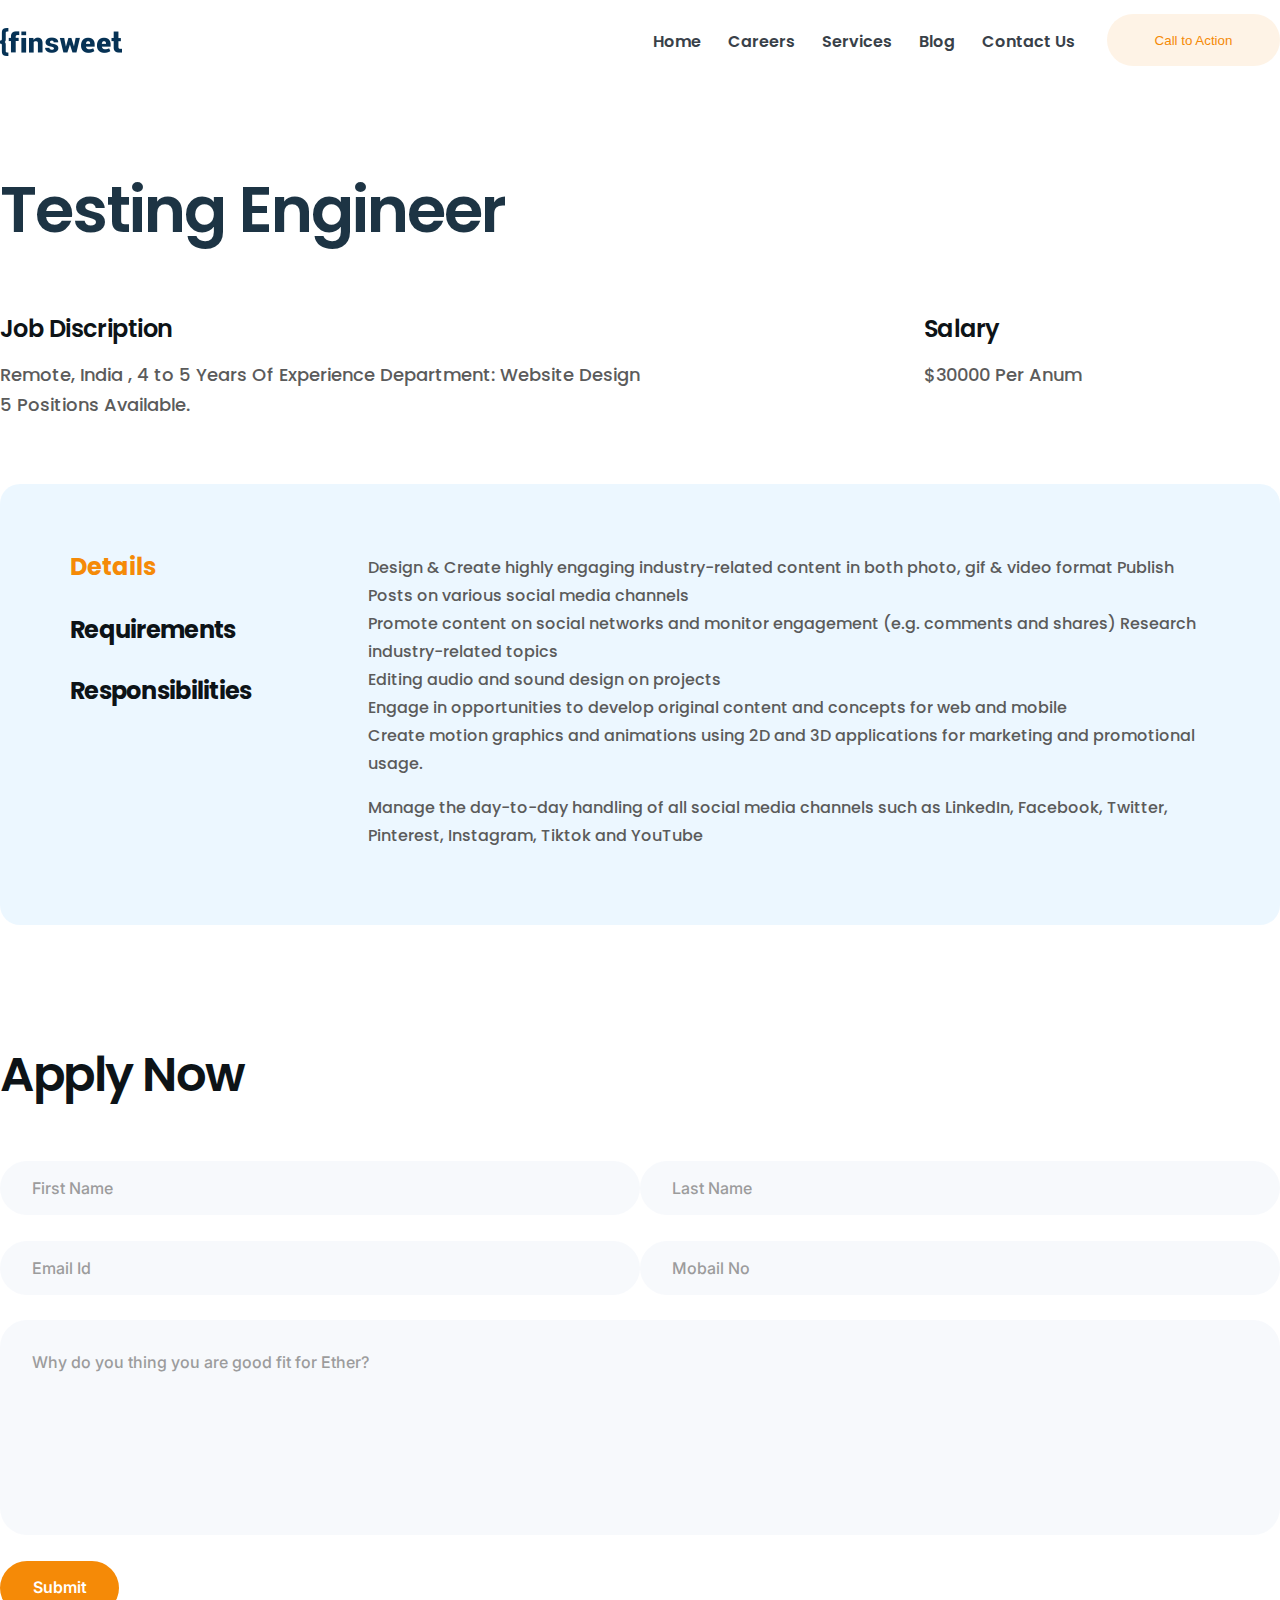
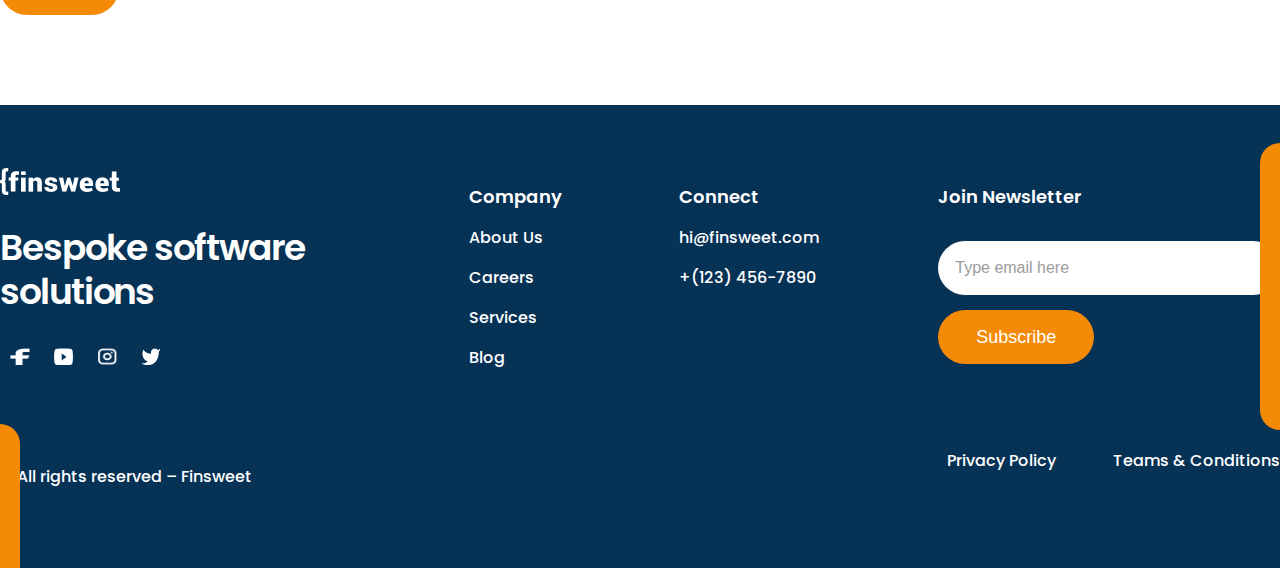
<file: Pages/careers-inner.html>
<!DOCTYPE html>
<html lang="en">

<head>
    <meta charset="UTF-8">
    <meta http-equiv="X-UA-Compatible" content="IE=edge">
    <meta name="viewport" content="width=device-width, initial-scale=1.0">
    <title>careers-inner</title>
    <link rel="stylesheet" href="../css/careers-inner.css">
    <link rel="preconnect" href="https://fonts.googleapis.com">
    <link rel="preconnect" href="https://fonts.gstatic.com" crossorigin>
    <link
        href="https://fonts.googleapis.com/css2?family=Inter:wght@100;200;300;400;500;600;700;800;900&family=Poppins&family=Work+Sans:wght@100;200;300;400;500;600;700;800;900&display=swap"
        rel="stylesheet">
    <link rel="stylesheet" href="../css/global.css">
</head>

<body>
    <header>
        <div class="header-container container">

            <img src="../images/Logo.png" alt="" class="header-logo">

            <div class="headertools">
                <nav>
                    <ul>
                        <li><a href="http://127.0.0.1:5500/index.html">Home</a></li>
                        <li><a href="http://127.0.0.1:5500/Pages/Careers.html">Careers</a></li>
                        <li><a href="http://127.0.0.1:5500/Pages/Services.html">Services</a></li>
                        <li><a href="http://127.0.0.1:5500/Pages/blog.html">Blog</a></li>
                        <li><a href="http://127.0.0.1:5500/Pages/contact-us.html">Contact Us</a></li>
                    </ul>
                </nav>
                <button>Call to Action</button>
            </div>
        </div>
    </header>
    <section class="container">
        <div class="career-up">
            <div class="career-container1">
                <h2>Testing Engineer</h2>
                <div class="career0">
                    <div class="career1">
                        <h1>Job Discription</h1>
                        <h1>Salary</h1>
                    </div>
                    <div class="career1">
                        <p1>Remote, India , 4 to 5 Years Of Experience Department: Website Design 5 Positions Available.
                        </p1>
                        <p1>$30000 Per Anum </p1>
                    </div>
                </div>
            </div>
            <div class="career-container0">
                <div class="career-container2">
                    <Div class="career3">
                        <p2>Details</p2>
                        <p2>Requirements</p2>
                        <p2>Responsibilities</p2>
                    </Div>
                    <div class="career4">
                        <p2>Design & Create highly engaging industry-related content in both photo, gif & video format
                            Publish Posts on various social media channels</p2>
                        <p2>Promote content on social networks and monitor engagement (e.g. comments and shares)
                            Research industry-related topics</p2>
                        <p2>Editing audio and sound design on projects</p2>
                        <p2>Engage in opportunities to develop original content and concepts for web and mobile</p2>
                        <p2>Create motion graphics and animations using 2D and 3D applications for marketing and
                            promotional
                            usage.</p2>
                        <p>Manage the day-to-day handling of all social media channels such as LinkedIn, Facebook,
                            Twitter,
                            Pinterest, Instagram, Tiktok and YouTube </p>
                    </div>
                </div>
            </div>
        </div>
        <div class="career-down">
            <h1>Apply Now</h1>
            <div class="input-container1">
                <input type="text" value="First Name" class="first-name"></input>
                <input type="text" value="Last Name" class="first-name"></input>
            </div>
            <div class="input-container1">
                <input type="text" value="Email Id" class="first-name"></input>
                <input value="Mobail No" class="first-name"></input>
            </div>
            <div>
                <input type="text" value="Why do you thing you are good fit for Ether?" class="input1"></input>
            </div>
            <button>Submit</button>
        </div>

    </section>
    <footer>
        <div class="shape-left"></div>
        <div class="shape-right"></div>
        <div class="footer-container container">
            <div class="footer-up">
                <div class="footer1">
                    <img src="../images/Logo (1).png" alt="" class="footer-logo">
                    <h1>Bespoke software solutions</h1>
                    <div class="footer-small-logo">
                        <img src="../images/Vector.png" alt="">
                        <img src="../images/Vector 2.png" alt="">
                        <img src="../images/Vector 3.png" alt="">
                        <img src="../images/Vector 4.png" alt="">
                    </div>
                </div>
                <div class="footer2">
                    <h2>Company</h2>
                    <p><a href=#>About Us</a></p>
                    <p><a href="http://127.0.0.1:5500/Pages/Careers.html">Careers</a></p>
                    <p><a href="http://127.0.0.1:5500/Pages/Services.html">Services</a></p>
                    <p><a href="http://127.0.0.1:5500/Pages/blog.html">Blog</a></p>
                    </ul>
                </div>
                <div class="footer3">
                    <h2>Connect</h2>
                    <p>hi@finsweet.com</p>
                    <p>+(123) 456-7890</p>

                </div>
                <div class="footer4">
                    <h2>Join Newsletter</h2>
                    <input type="text" value="Type email here" class="footer-email"></input>
                    <button>Subscribe</button>
                </div>
            </div>
            <div class="footer-down">
                <p>© All rights reserved – Finsweet</p>
                <div class="privacy-policy">
                    <a href="#">Privacy Policy</a>
                    <a href="#">Teams & Conditions</a>
                </div>
            </div>
        </div>
    </footer>
</body>

</html>
</file>
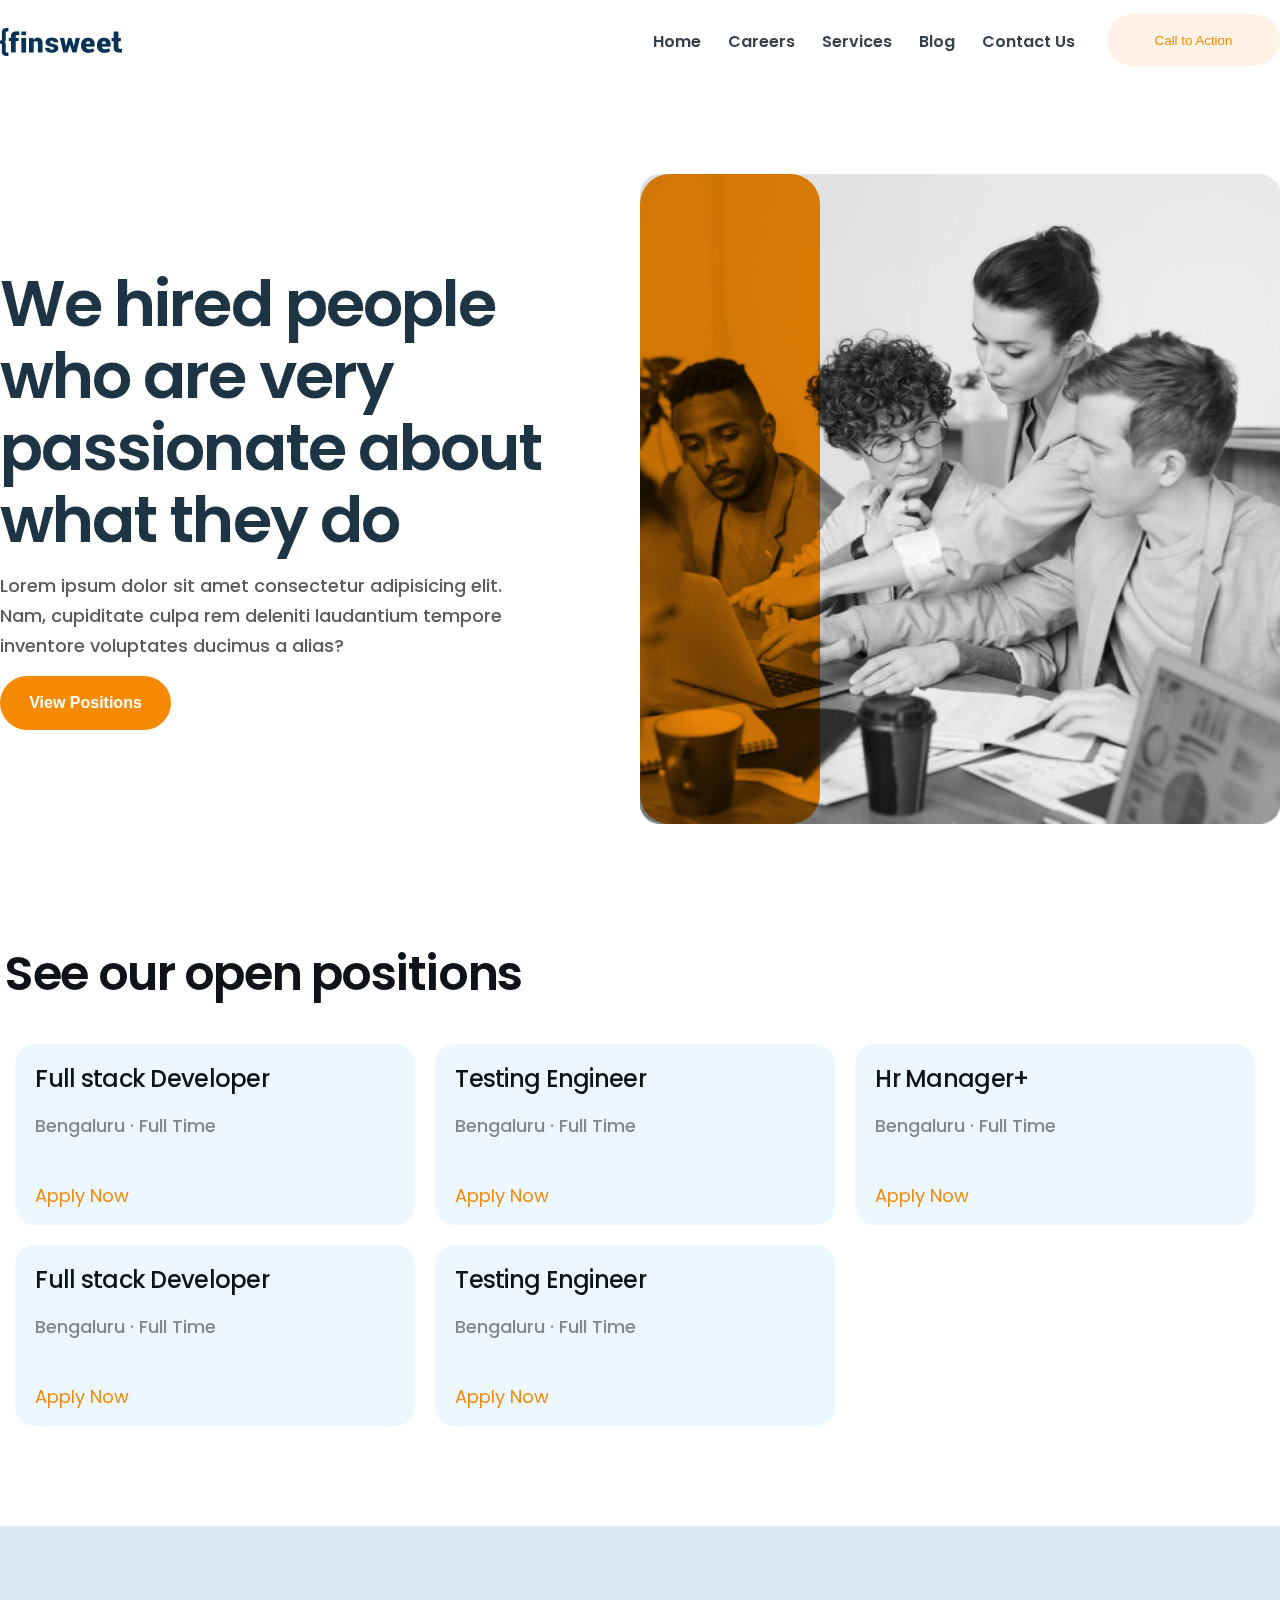
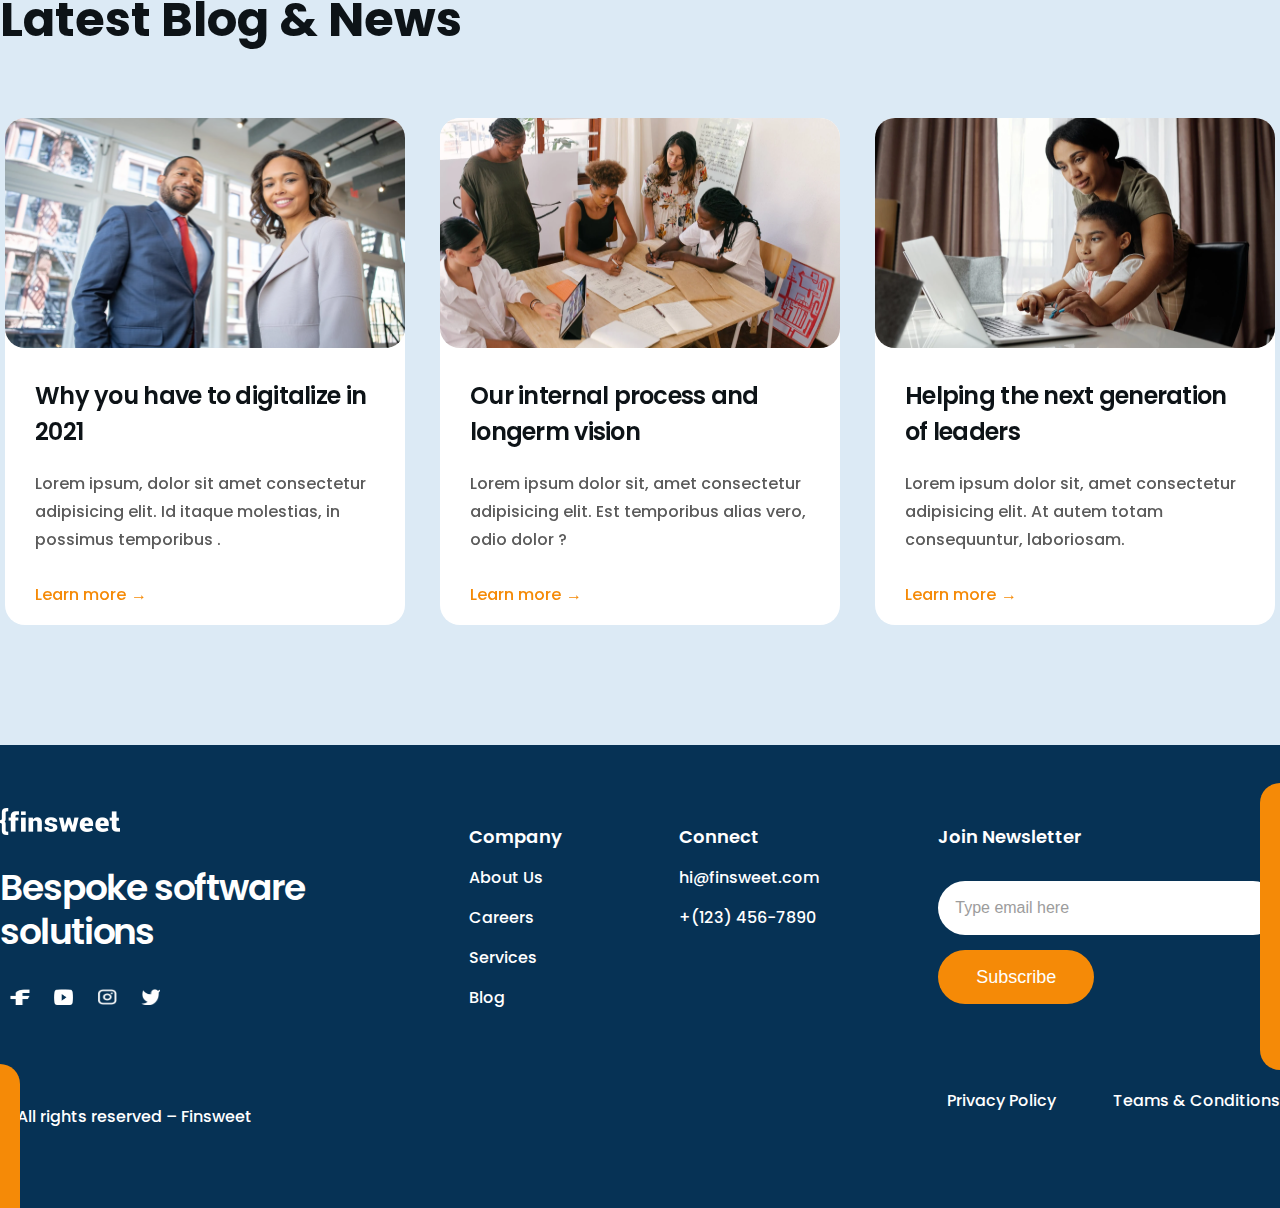
<file: Pages/Careers.html>
<!DOCTYPE html>
<html lang="en">

<head>
    <meta charset="UTF-8">
    <meta http-equiv="X-UA-Compatible" content="IE=edge">
    <meta name="viewport" content="width=device-width, initial-scale=1.0">
    <title>Careers</title>
    <link rel="stylesheet" href="../css/Careers.css">
    <link rel="preconnect" href="https://fonts.googleapis.com">
    <link rel="preconnect" href="https://fonts.gstatic.com" crossorigin>
    <link
        href="https://fonts.googleapis.com/css2?family=Inter:wght@100;200;300;400;500;600;700;800;900&family=Poppins&family=Work+Sans:wght@100;200;300;400;500;600;700;800;900&display=swap"
        rel="stylesheet">
    <link rel="stylesheet" href="../css/global.css">
</head>

<body>
    <header>
        <div class="header-container container">
            <img src="../images/Logo.png" alt="" class="header-logo">
            <div class="headertools">
                <nav>
                    <ul>
                        <li><a href="http://127.0.0.1:5500/index.html">Home</a></li>
                        <li><a href="http://127.0.0.1:5500/Pages/Careers.html">Careers</a></li>
                        <li><a href="http://127.0.0.1:5500/Pages/Services.html">Services</a></li>
                        <li><a href="http://127.0.0.1:5500/Pages/blog.html">Blog</a></li>
                        <li><a href="http://127.0.0.1:5500/Pages/contact-us.html">Contact Us</a></li>
                    </ul>
                </nav>
                <button>Call to Action</button>
            </div>
        </div>
    </header>
    <section class="container">
        <div class="first-container">
            <h1>We hired people who are very passionate about what they do</h1>
            <h2>Lorem ipsum dolor sit amet consectetur adipisicing elit. Nam, cupiditate culpa rem deleniti laudantium
                tempore inventore voluptates ducimus a alias?</h2>
            <a href="http://127.0.0.1:5500/Pages/careers-inner.html"><button>View Positions</button></a>
        </div>
        <div class="first1">
            <img src="../images/Image (6).png" alt="">
            <div class="blend"></div>
        </div>
    </section>
    <section>
        <h1>See our open positions</h1>
        <div class="career-container">
            <div class="career1">
                <h2>Full stack Developer</h2>
                <p>Bengaluru · Full Time</p>
            </div>
            <a href="http://127.0.0.1:5500/Pages/careers-inner.html">Apply Now</a>
        </div>
        <div class="career-container">
            <div class="career1">
                <h2>Testing Engineer</h2>
                <p>Bengaluru · Full Time</p>
            </div>
            <a href="http://127.0.0.1:5500/Pages/careers-inner.html">Apply Now</a>
        </div>
        <div class="career-container">
            <div class="career1">
                <h2>Hr Manager+</h2>
                <p>Bengaluru · Full Time</p>
            </div>
            <a href="http://127.0.0.1:5500/Pages/careers-inner.html">Apply Now</a>
        </div>
        <div class="career-container">
            <div class="career1">
                <h2>Full stack Developer</h2>
                <p>Bengaluru · Full Time</p>
            </div>
            <a href="http://127.0.0.1:5500/Pages/careers-inner.html">Apply Now</a>
        </div>
        <div class="career-container">
            <div class="career1">
                <h2>Testing Engineer</h2>
                <p>Bengaluru · Full Time</p>
            </div>
            <a href="http://127.0.0.1:5500/Pages/careers-inner.html">Apply Now</a>
        </div>
        <div class="career-container">
        </div>
    </section>

    <section class="last-section">
        <div class="blog1 container">
            <h1>Latest Blog & News</h1>
            <div class="blog-container">
                <div class="blog2">
                    <img src="../images/post1.png" alt="">
                    <div class="blog3">
                        <h2>Why you have to digitalize in 2021</h2>
                        <p1>Lorem ipsum, dolor sit amet consectetur adipisicing elit. Id itaque molestias, in possimus
                            temporibus .</p1>
                        <a href="#" class="learn-more">Learn more</a>
                    </div>
                </div>
                <div class="blog2">
                    <img src="../images/post-2.png" alt="">
                    <div class="blog3">
                        <h2>Our internal process and longerm vision</h2>
                        <p1>Lorem ipsum dolor sit, amet consectetur adipisicing elit. Est temporibus alias vero, odio
                            dolor
                            ?</p1>
                        <a href="#" class="learn-more">Learn more</a>
                    </div>
                </div>
                <div class="blog2">
                    <img src="../images/post-3.png" alt="">
                    <div class="blog3">
                        <h2>Helping the next generation of leaders</h2>
                        <p1>Lorem ipsum dolor sit, amet consectetur adipisicing elit. At autem totam consequuntur,
                            laboriosam.</p1>
                        <a href="#" class="learn-more">Learn more</a>
                    </div>
                </div>
            </div>
        </div>
    </section>
    <footer>
        <div class="shape-left"></div>
        <div class="shape-right"></div>
        <div class="footer-container container">
            <div class="footer-up">
                <div class="footer1">
                    <img src="../images/Logo (1).png" alt="" class="footer-logo">
                    <h1>Bespoke software solutions</h1>
                    <div class="footer-small-logo">
                        <img src="../images/Vector.png" alt="">
                        <img src="../images/Vector 2.png" alt="">
                        <img src="../images/Vector 3.png" alt="">
                        <img src="../images/Vector 4.png" alt="">

                    </div>
                </div>
                <div class="footer2">
                    <h2>Company</h2>
                    <p><a href=#>About Us</a></p>
                    <p><a href="http://127.0.0.1:5500/Pages/Careers.html">Careers</a></p>
                    <p><a href="http://127.0.0.1:5500/Pages/Services.html">Services</a></p>
                    <p><a href="http://127.0.0.1:5500/Pages/blog.html">Blog</a></p>
                    </ul>
                </div>
                <div class="footer3">
                    <h2>Connect</h2>
                    <p>hi@finsweet.com</p>
                    <p>+(123) 456-7890</p>

                </div>
                <div class="footer4">
                    <h2>Join Newsletter</h2>
                    <input type="text" value="Type email here" class="footer-email"></input>
                    <button>Subscribe</button>
                </div>
            </div>
            <div class="footer-down">
                <p>© All rights reserved – Finsweet</p>
                <div class="privacy-policy">
                    <a href="#">Privacy Policy</a>
                    <a href="#">Teams & Conditions</a>
                </div>
            </div>
        </div>

    </footer>
</body>

</html>
</file>
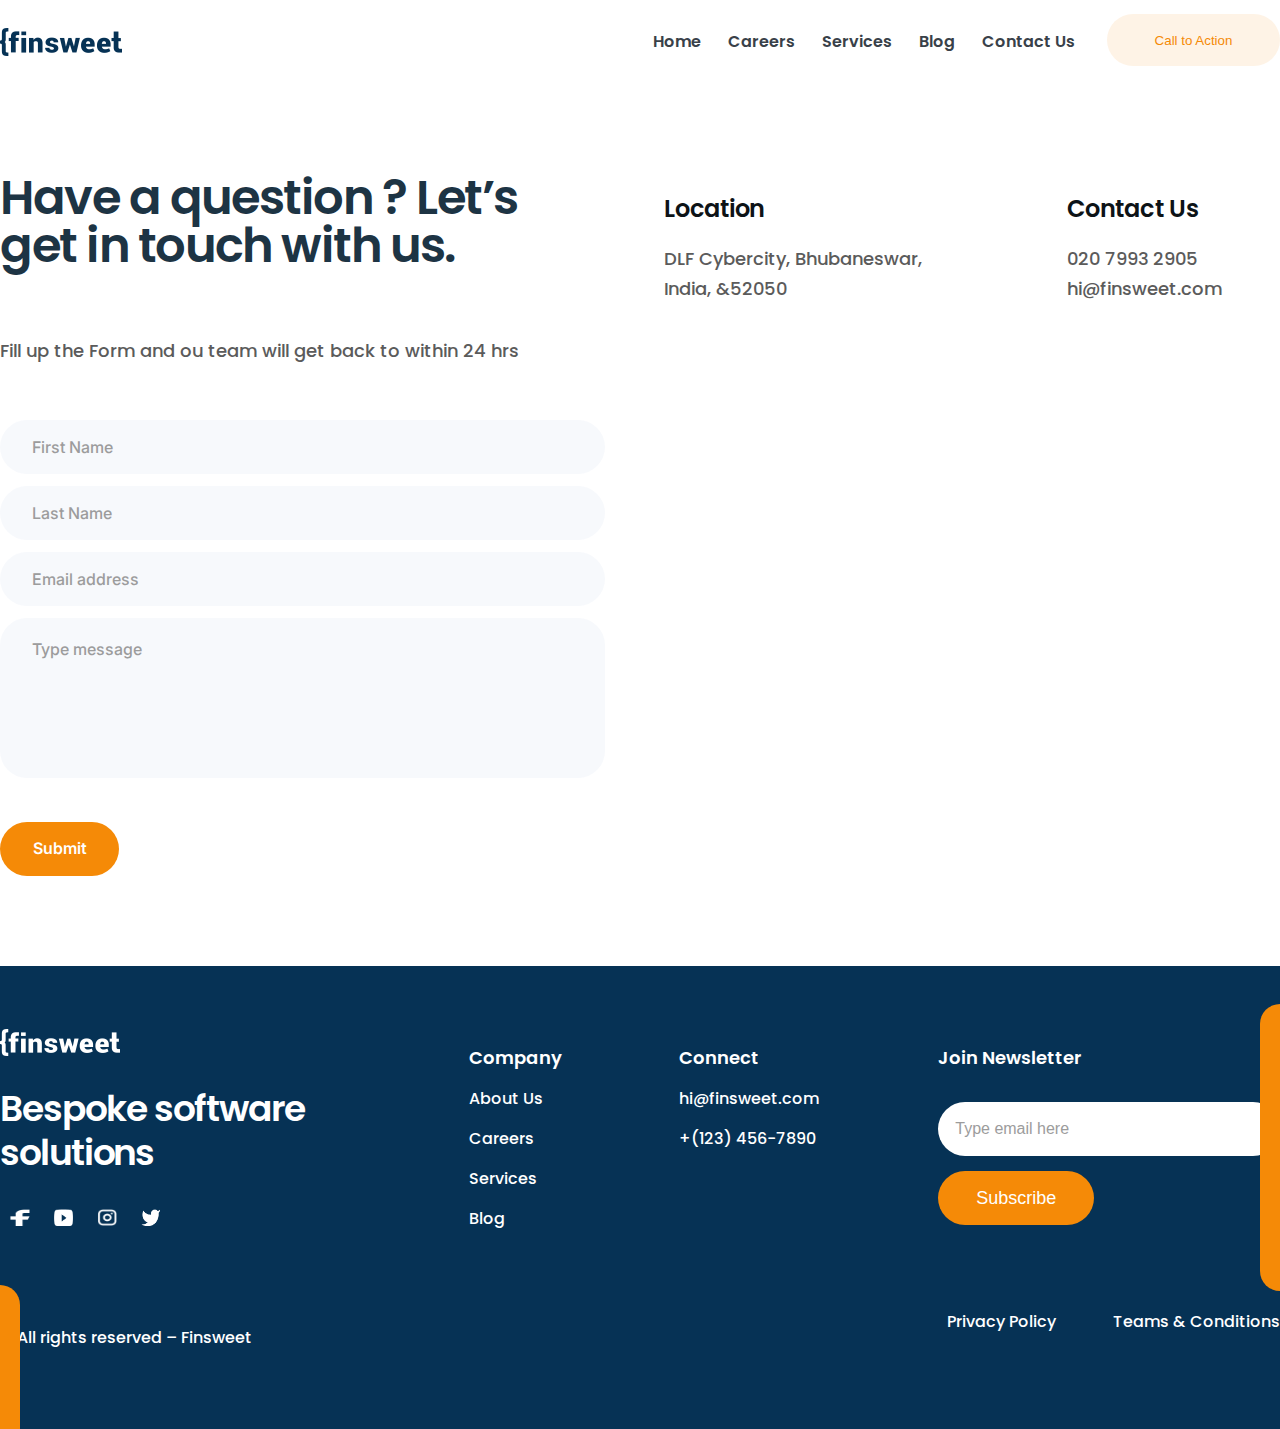
<file: Pages/contact-us.html>
<!DOCTYPE html>
<html lang="en">

<head>
    <meta charset="UTF-8">
    <meta http-equiv="X-UA-Compatible" content="IE=edge">
    <meta name="viewport" content="width=device-width, initial-scale=1.0">
    <title>Contact Us</title>
    <link rel="stylesheet" href="../css/contact-us.css">
    <link rel="preconnect" href="https://fonts.googleapis.com">
    <link rel="preconnect" href="https://fonts.gstatic.com" crossorigin>
    <link
        href="https://fonts.googleapis.com/css2?family=Inter:wght@100;200;300;400;500;600;700;800;900&family=Poppins&family=Work+Sans:wght@100;200;300;400;500;600;700;800;900&display=swap"
        rel="stylesheet">
    <link rel="stylesheet" href="../css/global.css">
</head>

<body>
    <header>
        <div class="header-container container">

            <img src="../images/Logo.png" alt="" class="header-logo">

            <div class="headertools">
                <nav>
                    <ul>
                        <li><a href="http://127.0.0.1:5500/index.html">Home</a></li>
                        <li><a href="http://127.0.0.1:5500/Pages/Careers.html">Careers</a></li>
                        <li><a href="http://127.0.0.1:5500/Pages/Services.html">Services</a></li>
                        <li><a href="http://127.0.0.1:5500/Pages/blog.html">Blog</a></li>
                        <li><a href="http://127.0.0.1:5500/Pages/contact-us.html">Contact Us</a></li>
                    </ul>
                </nav>
                <button>Call to Action</button>
            </div>
        </div>
    </header>
    <section class="container">
        <div class="contact-up">
            <div class="contact-container2">
                <h1>Have a question ? Let’s get in touch with us.</h1>
                <div class="contact1">
                    <h2>Location</h2>
                    <p1>DLF Cybercity, Bhubaneswar,
                        India, &52050</p1>
                </div>
                <div class="contact1">
                    <h2>Contact Us</h2>
                    <p1>020 7993 2905</p1>
                    <P1>hi@finsweet.com</P1>
                </div>
            </div>
            <p1>Fill up the Form and ou team will get back to within 24 hrs</p>
        </div>
        <div class="contact-down">
            <div class="contact2">
                <input value="First Name" class="input1"></input>
                <input value="Last Name" class="input1"></input>
                <input value="Email address" class="input1"></input>
                <input value="Type message" class="input1"></input>
                <button>Submit</button>
            </div>
            <iframe
                src="https://www.google.com/maps/embed?pb=!1m18!1m12!1m3!1d7013.036142470141!2d77.08645957673382!3d28.49405685912359!2m3!1f0!2f0!3f0!3m2!1i1024!2i768!4f13.1!3m3!1m2!1s0x390d19382985d7d1%3A0xb03bedc65fe6f2b2!2sDLF%20Cyber%20City%2C%20DLF%20Phase%202%2C%20Sector%2024%2C%20Gurugram%2C%20Haryana%20122022%2C%20India!5e0!3m2!1sen!2smn!4v1666525094607!5m2!1sen!2smn"
                width="600" height="450" style="border:0;" allowfullscreen="" loading="lazy"
                referrerpolicy="no-referrer-when-downgrade"></iframe>
        </div>
    </section>
    <footer>
        <div class="shape-left"></div>
        <div class="shape-right"></div>
        <div class="footer-container container">
            <div class="footer-up">
                <div class="footer1">
                    <img src="../images/Logo (1).png" alt="" class="footer-logo">
                    <h1>Bespoke software solutions</h1>
                    <div class="footer-small-logo">
                        <img src="../images/Vector.png" alt="">
                        <img src="../images/Vector 2.png" alt="">
                        <img src="../images/Vector 3.png" alt="">
                        <img src="../images/Vector 4.png" alt="">

                    </div>
                </div>
                <div class="footer2">
                    <h2>Company</h2>
                    <p><a href=#>About Us</a></p>
                    <p><a href="http://127.0.0.1:5500/Pages/Careers.html">Careers</a></p>
                    <p><a href="http://127.0.0.1:5500/Pages/Services.html">Services</a></p>
                    <p><a href="http://127.0.0.1:5500/Pages/blog.html">Blog</a></p>
                    </ul>
                </div>
                <div class="footer3">
                    <h2>Connect</h2>
                    <p>hi@finsweet.com</p>
                    <p>+(123) 456-7890</p>

                </div>
                <div class="footer4">
                    <h2>Join Newsletter</h2>
                    <input type="text" value="Type email here" class="footer-email"></input>
                    <button>Subscribe</button>
                </div>
            </div>
            <div class="footer-down">
                <p>© All rights reserved – Finsweet</p>
                <div class="privacy-policy">
                    <a href="#">Privacy Policy</a>
                    <a href="#">Teams & Conditions</a>
                </div>
            </div>
        </div>
    </footer>
</body>

</html>
</file>
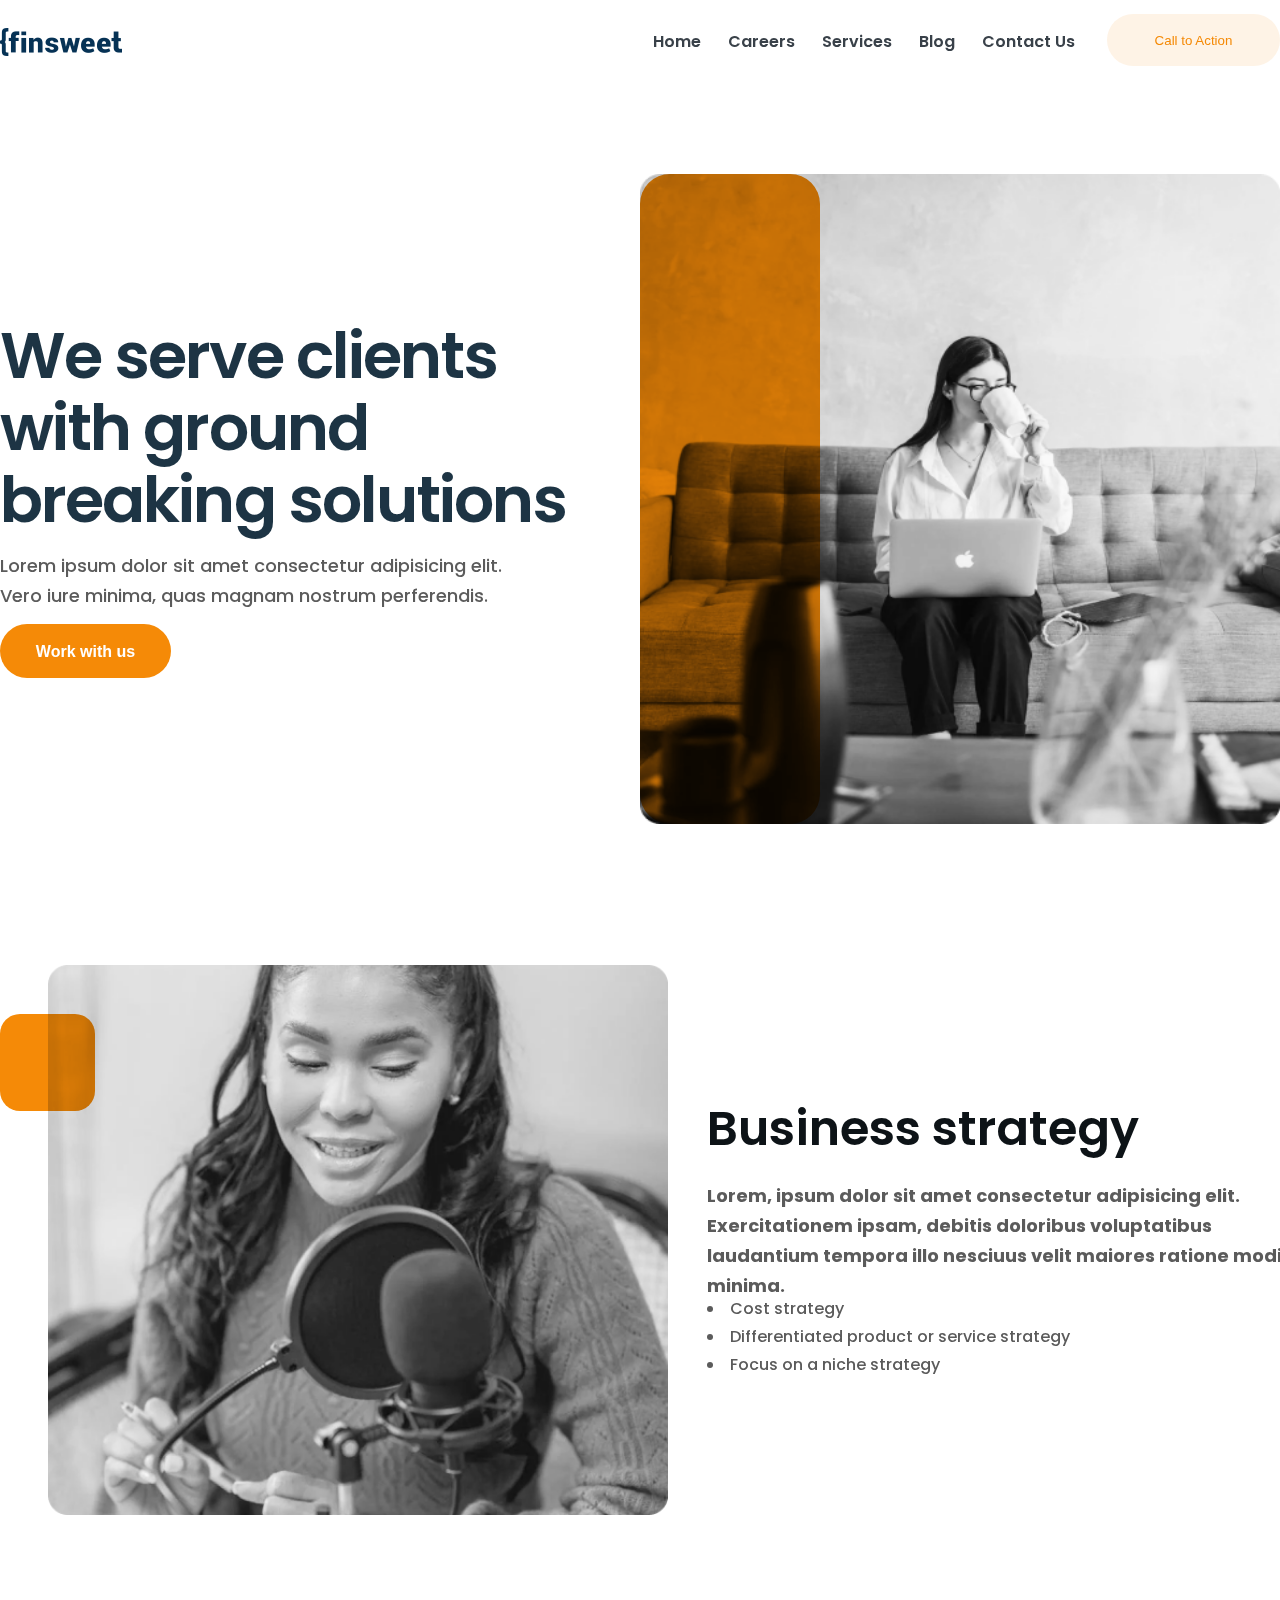
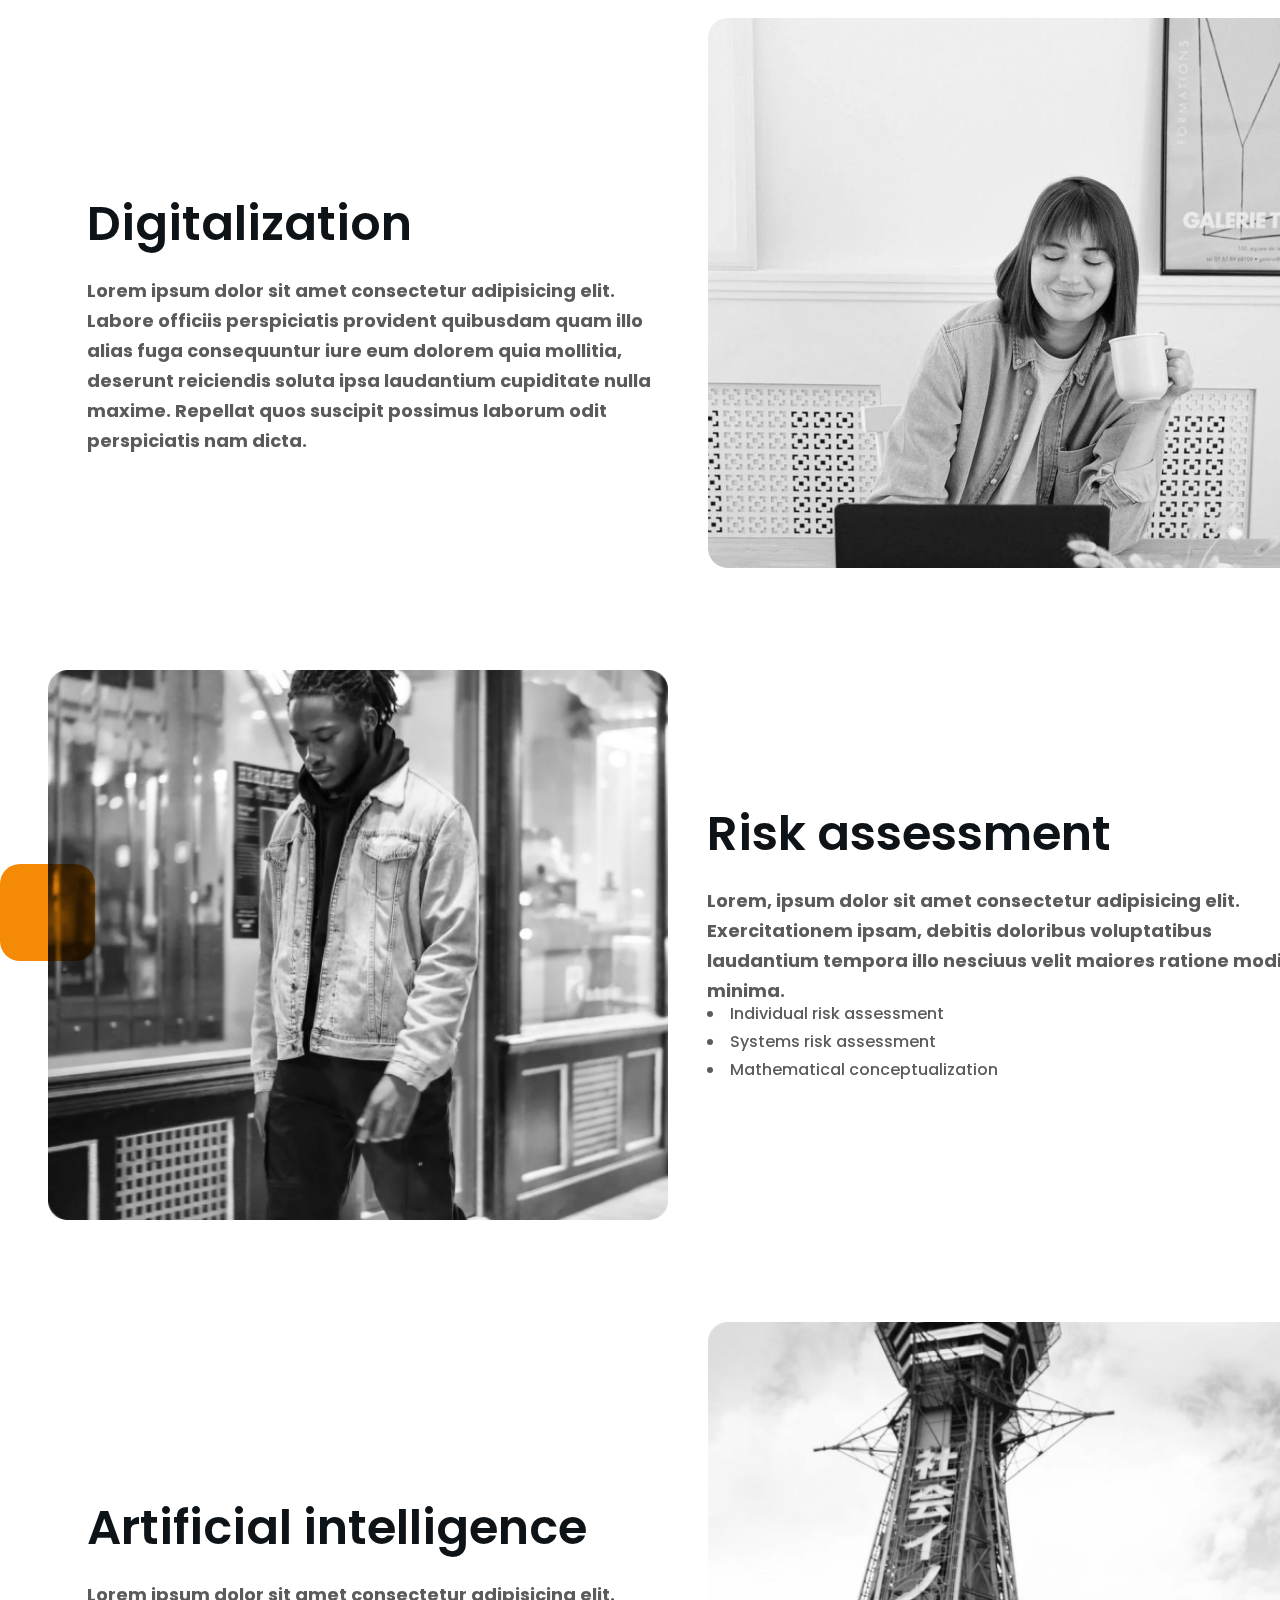
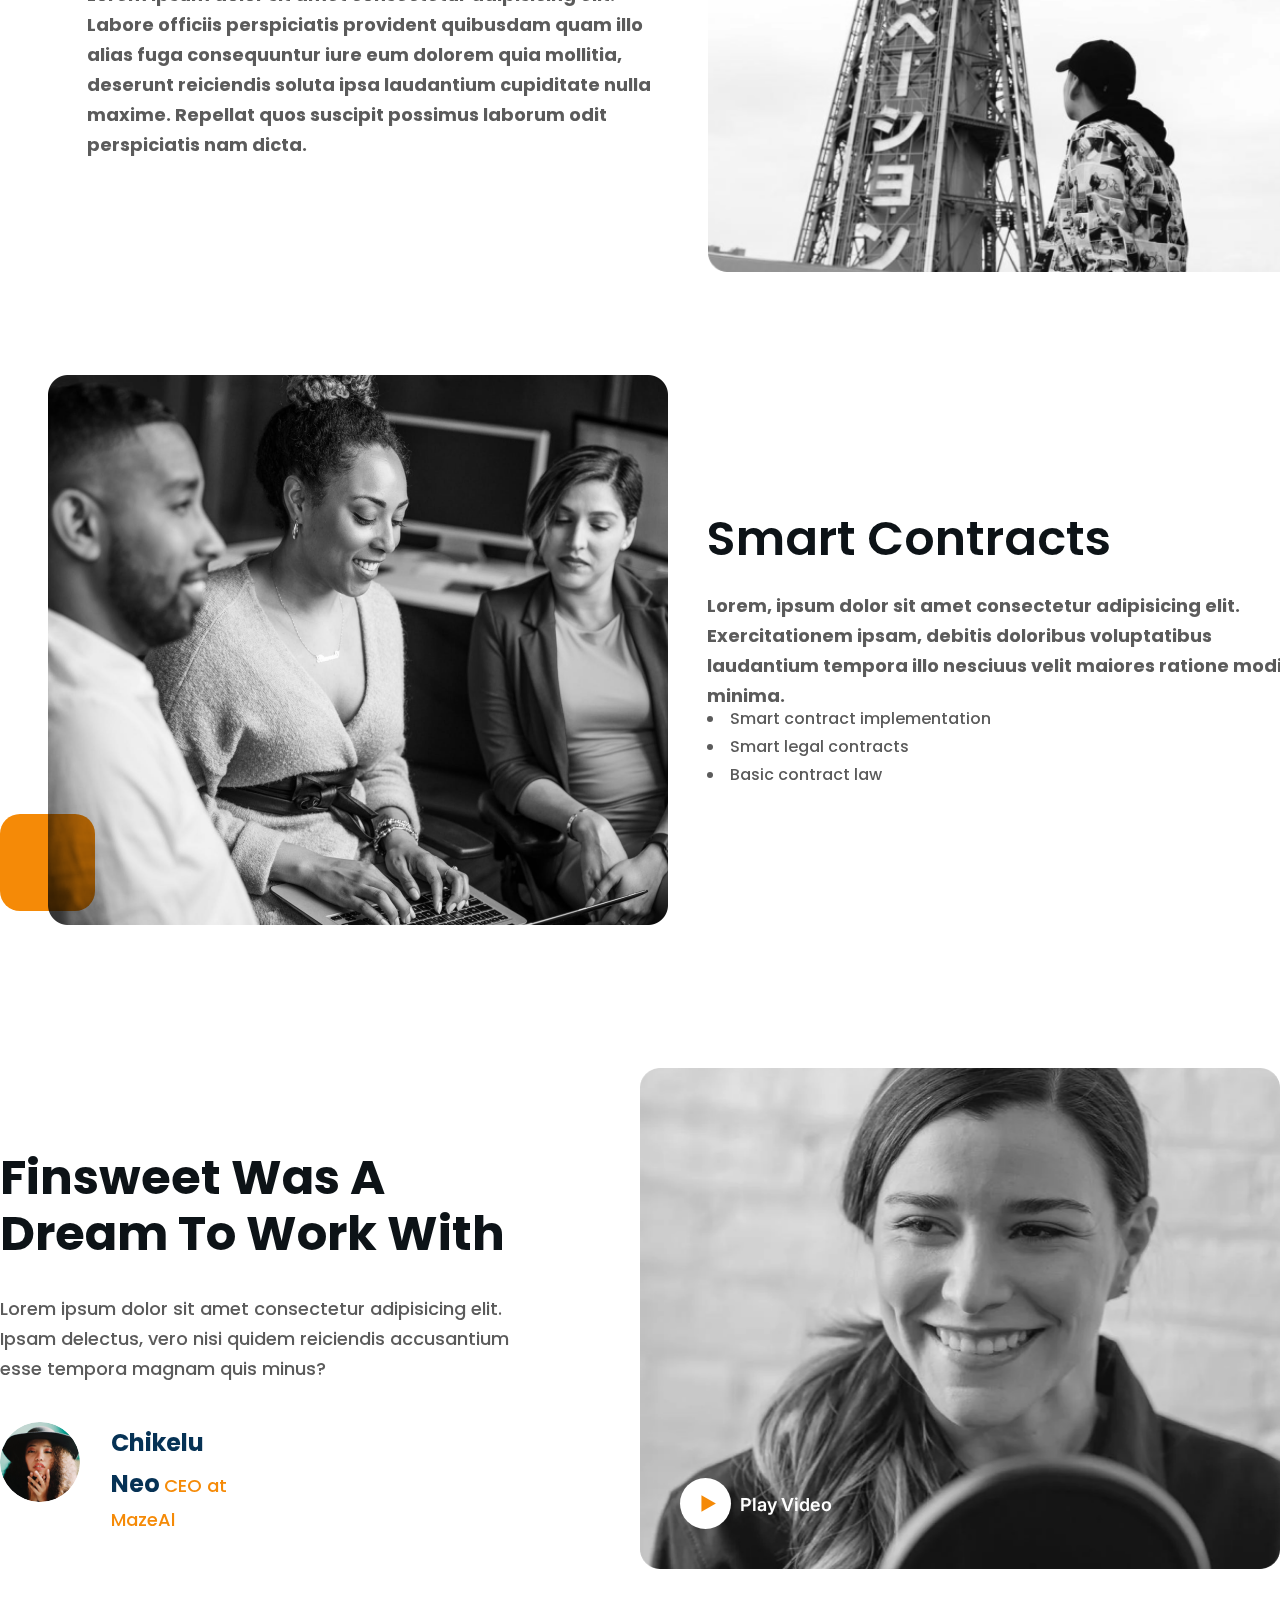
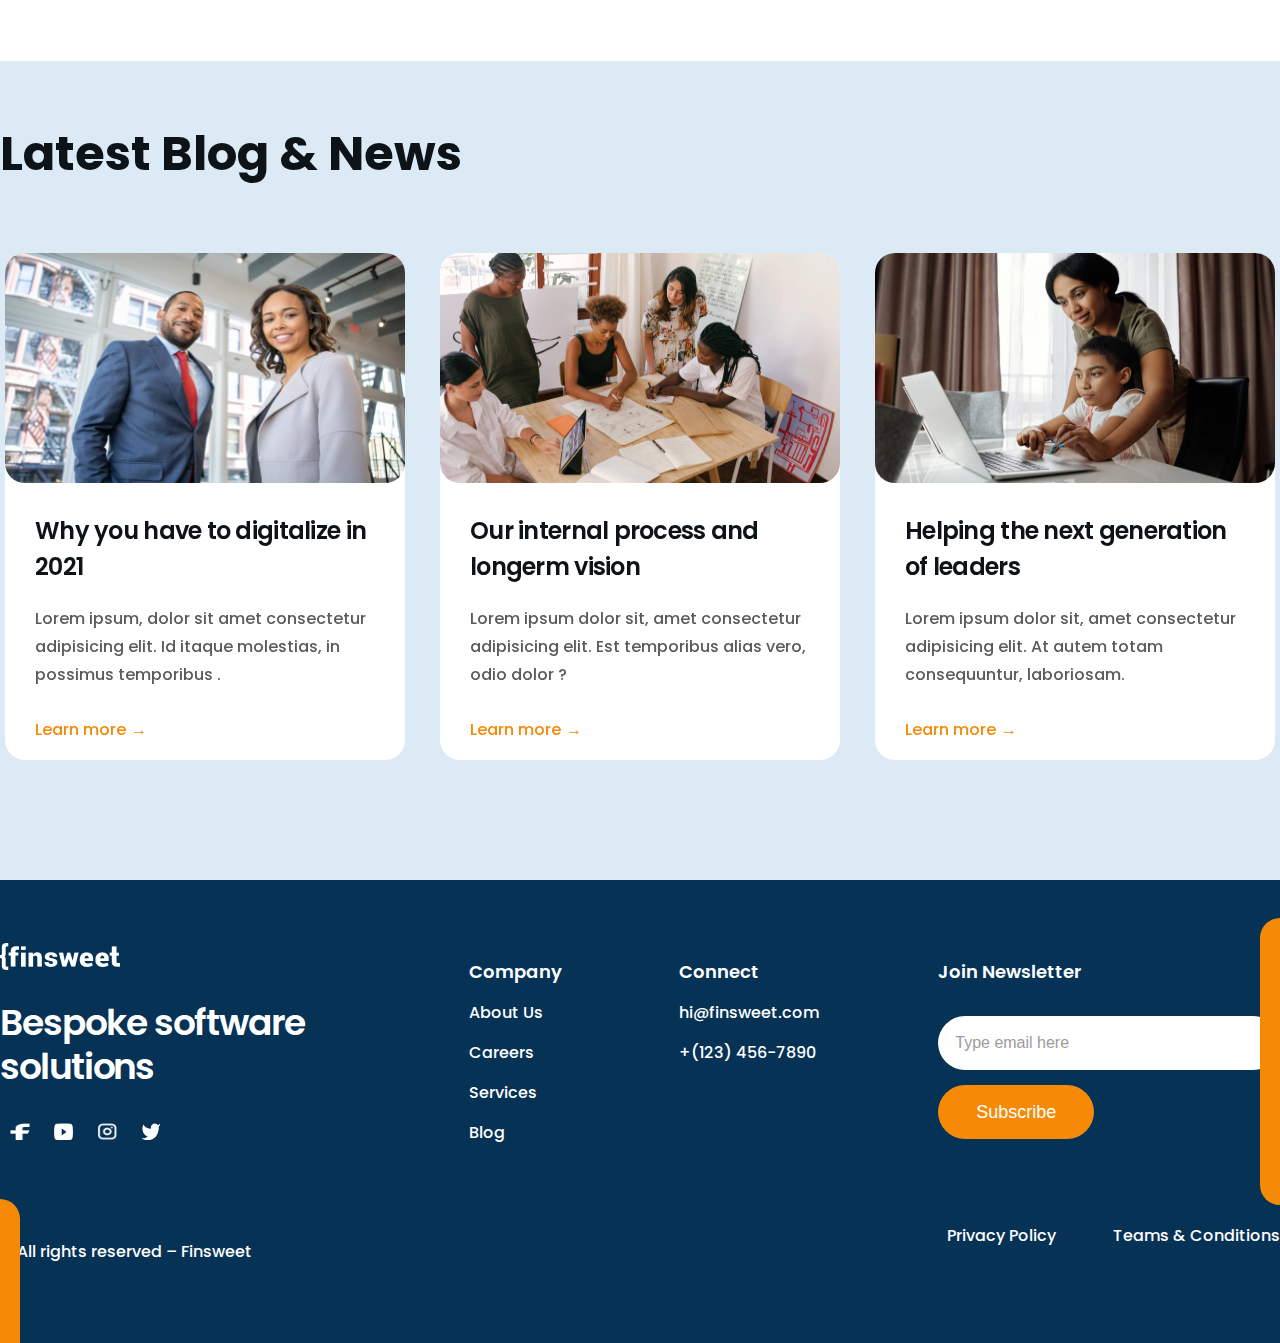
<file: Pages/Services.html>
<!DOCTYPE html>
<html lang="en">

<head>
    <meta charset="UTF-8">
    <meta http-equiv="X-UA-Compatible" content="IE=edge">
    <meta name="viewport" content="width=device-width, initial-scale=1.0">
    <title>Services</title>
    <link rel="stylesheet" href="../css/Services.css">
    <link rel="preconnect" href="https://fonts.googleapis.com">
    <link rel="preconnect" href="https://fonts.gstatic.com" crossorigin>
    <link
        href="https://fonts.googleapis.com/css2?family=Inter:wght@100;200;300;400;500;600;700;800;900&family=Poppins&family=Work+Sans:wght@100;200;300;400;500;600;700;800;900&display=swap"
        rel="stylesheet">
    <link rel="stylesheet" href="../css/global.css">
</head>

<body>
    <header>
        <div class="header-container container">

            <img src="../images/Logo.png" alt="" class="header-logo">

            <div class="headertools">
                <nav>
                    <ul>
                        <li><a href="http://127.0.0.1:5500/index.html">Home</a></li>
                        <li><a href="http://127.0.0.1:5500/Pages/Careers.html">Careers</a></li>
                        <li><a href="http://127.0.0.1:5500/Pages/Services.html">Services</a></li>
                        <li><a href="http://127.0.0.1:5500/Pages/blog.html">Blog</a></li>
                        <li><a href="http://127.0.0.1:5500/Pages/contact-us.html">Contact Us</a></li>
                    </ul>
                </nav>
                <button>Call to Action</button>
            </div>
        </div>
    </header>
    <section class="container">
        <div class="first-container">
            <h1>We serve clients with ground breaking solutions</h1>
            <h2>Lorem ipsum dolor sit amet consectetur adipisicing elit. Vero iure minima, quas magnam nostrum
                perferendis.</h2>
            <button>Work with us</button>
        </div>
        <div class="first1">
            <img src="../images/Image (0).png" alt="">
            <div class="blend"></div>
        </div>
    </section>
    <section>
        <div class="orange"></div>
        <div class="orange"></div>
        <div class="orange"></div>
        <div class="orange"></div>
        <div class="orange"></div>
        <div class="feature-container">
            <div class="feature1"><img src="../images/Image (1).png" alt=""></div>
            <div class="feature1-text">
                <h1>Business strategy</h1>
                <h2>Lorem, ipsum dolor sit amet consectetur adipisicing elit. Exercitationem ipsam, debitis doloribus
                    voluptatibus laudantium tempora illo nesciuus velit maiores ratione modi minima.</h2>
                <ul>
                    <li>Cost strategy</li>
                    <li>Differentiated product or service strategy</li>
                    <li>Focus on a niche strategy</li>
                </ul>
            </div>
        </div>
        <div class="feature-container">
            <div class="feature1-text">
                <h1>Digitalization</h1>
                <h2>Lorem ipsum dolor sit amet consectetur adipisicing elit. Labore officiis perspiciatis provident
                    quibusdam quam illo alias fuga consequuntur iure eum dolorem quia mollitia, deserunt reiciendis
                    soluta ipsa laudantium cupiditate nulla maxime. Repellat quos suscipit possimus laborum odit
                    perspiciatis nam dicta.</h2>
            </div>
            <div class="feature1"><img src="../images/Image (2).png" alt=""></div>
        </div>

        <div class="feature-container">
            <div class="feature1"><img src="../images/Image (3).png" alt=""></div>
            <div class="feature1-text">
                <h1>Risk assessment</h1>
                <h2>Lorem, ipsum dolor sit amet consectetur adipisicing elit. Exercitationem ipsam, debitis doloribus
                    voluptatibus laudantium tempora illo nesciuus velit maiores ratione modi minima.</h2>
                <ul>
                    <li>Individual risk assessment</li>
                    <li>Systems risk assessment</li>
                    <li>Mathematical conceptualization</li>
                </ul>
            </div>
        </div>
        <div class="feature-container">
            <div class="feature1-text">
                <h1>Artificial intelligence</h1>
                <h2>Lorem ipsum dolor sit amet consectetur adipisicing elit. Labore officiis perspiciatis provident
                    quibusdam quam illo alias fuga consequuntur iure eum dolorem quia mollitia, deserunt reiciendis
                    soluta ipsa laudantium cupiditate nulla maxime. Repellat quos suscipit possimus laborum odit
                    perspiciatis nam dicta.</h2>
            </div>
            <div class="feature1"><img src="../images/Image (4).png" alt=""></div>
        </div>
        <div class="feature-container">
            <div class="feature1"><img src="../images/Image (5).png" alt=""></div>
            <div class="feature1-text">
                <h1>Smart Contracts</h1>
                <h2>Lorem, ipsum dolor sit amet consectetur adipisicing elit. Exercitationem ipsam, debitis doloribus
                    voluptatibus laudantium tempora illo nesciuus velit maiores ratione modi minima.</h2>
                <ul>
                    <li>Smart contract implementation</li>
                    <li>Smart legal contracts</li>
                    <li>Basic contract law</li>
                </ul>
            </div>
        </div>
    </section>
    <section class="video-section ">
        <div class="video1">
            <h1>Finsweet Was A Dream To Work With</h1>
            <p>Lorem ipsum dolor sit amet consectetur adipisicing elit. Ipsam delectus, vero nisi quidem reiciendis
                accusantium esse tempora magnam quis minus?</p>
            <div class="video2">
                <div><img src="../images/Image.png" alt=""></div>
                <div class="video3">
                    <p1>Chikelu Neo</p1>
                    <p2>CEO at MazeAl</p2>
                </div>
            </div>
        </div>
        <div class="video1">
            <img src="../images/video-image.png" alt="" class="video-img">
            <div class="video-button">
                <img src="../images/play-icon.svg" alt="">
            </div>
            <p3>Play Video</p3>
        </div>
    </section>


    </section>

    <section class="last-section">
        <div class="blog1 container">
            <h1>Latest Blog & News</h1>
            <div class="blog-container">
                <div class="blog2">
                    <img src="../images/post1.png" alt="">
                    <div class="blog3">
                        <h2>Why you have to digitalize in 2021</h2>
                        <p1>Lorem ipsum, dolor sit amet consectetur adipisicing elit. Id itaque molestias, in possimus
                            temporibus .</p1>
                        <a href="#" class="learn-more">Learn more</a>
                    </div>
                </div>
                <div class="blog2">
                    <img src="../images/post-2.png" alt="">
                    <div class="blog3">
                        <h2>Our internal process and longerm vision</h2>
                        <p1>Lorem ipsum dolor sit, amet consectetur adipisicing elit. Est temporibus alias vero, odio
                            dolor
                            ?</p1>
                        <a href="#" class="learn-more">Learn more</a>
                    </div>
                </div>
                <div class="blog2">
                    <img src="../images/post-3.png" alt="">
                    <div class="blog3">
                        <h2>Helping the next generation of leaders</h2>
                        <p1>Lorem ipsum dolor sit, amet consectetur adipisicing elit. At autem totam consequuntur,
                            laboriosam.</p1>
                        <a href="#" class="learn-more">Learn more</a>
                    </div>
                </div>
            </div>
        </div>
    </section>
    <footer>
        <div class="shape-left"></div>
        <div class="shape-right"></div>
        <div class="footer-container container">
            <div class="footer-up">
                <div class="footer1">
                    <img src="../images/Logo (1).png" alt="" class="footer-logo">
                    <h1>Bespoke software solutions</h1>
                    <div class="footer-small-logo">
                        <img src="../images/Vector.png" alt="">
                        <img src="../images/Vector 2.png" alt="">
                        <img src="../images/Vector 3.png" alt="">
                        <img src="../images/Vector 4.png" alt="">

                    </div>
                </div>
                <div class="footer2">
                    <h2>Company</h2>
                    <p><a href=#>About Us</a></p>
                    <p><a href="http://127.0.0.1:5500/Pages/Careers.html">Careers</a></p>
                    <p><a href="http://127.0.0.1:5500/Pages/Services.html">Services</a></p>
                    <p><a href="http://127.0.0.1:5500/Pages/blog.html">Blog</a></p>
                    </ul>
                </div>
                <div class="footer3">
                    <h2>Connect</h2>
                    <p>hi@finsweet.com</p>
                    <p>+(123) 456-7890</p>

                </div>
                <div class="footer4">
                    <h2>Join Newsletter</h2>
                    <input type="text" value="Type email here" class="footer-email"></input>
                    <button>Subscribe</button>
                </div>
            </div>
            <div class="footer-down">
                <p>© All rights reserved – Finsweet</p>
                <div class="privacy-policy">
                    <a href="#">Privacy Policy</a>
                    <a href="#">Teams & Conditions</a>
                </div>
            </div>
        </div>

    </footer>
</body>

</html>
</file>
<file: css/style.css>
body button{
    font-size: 1rem;
    font-weight: 600;
    line-height: 17.04px;
}
body h1{
    font-weight: 600;
    letter-spacing: -0.03em;
}
body p{
    font-size: 18px;
    font-weight: 500;
    line-height: 30px;
    color: #5B5B5B;
}
body p1{
    height: 84px;
    font-weight: 500;
    font-size: 16px;
    line-height: 28px;
    color:#5B5B5B ;
}
section:nth-child(2) {
    background-color: #DCEAF5;
    height: 703px;
    width: 100%;
}
.first-container{
    display: flex;
    height: 100%;
    align-items: end;
}
.firstdiv{
    width: 50%;
    height: 618px;
    min-width: 500px;
}
.firstdiv:first-child{
    height: 586px;
}
.first-img{
    width: 110%;
    height:100%;
    transition: all .5s;
}
.first-img:hover{
    transform: scale(1.1) 
}
.firstdiv h1 {
    font-size: 4rem;
    line-height: 4.5rem;
    width: 576px;
    height: 144px;
    color: #1D3444;
    margin:0 0 12px;
}
.firstdiv p{
    width: 571px;
}
.firstdiv button {
    width: 199px;
    height: 54px;
    border-radius: 27px;
    border: none;
    background-color: #F58A07;
    color: white;
}
.button-div a {
    background-color: #DCEAF5;
    color: #1D3444;
    height: 17px;
    font-size: 1rem;
    font-weight: 600;
    line-height: 17.04px;
}
.button-div {
    display: flex;
    width: 70%;
    justify-content: space-between;
    align-items: center;
    height: 54px; 
    margin: 32px 0 56px;
}
.firstdiv p3 {
    font-size: 18px;
    font-weight: 400;
    line-height: 30px;
    height: 30px;
    color: #39414980;
}
.first-logo {
    display: flex;
    flex-wrap: wrap;
    justify-content: space-between;
    width: 80%;
}
.first-logo img{
    margin-top: 18px;
}
section:nth-child(3) {
    height: 740px;
    margin: 96px auto;
}
.helpcontainer {
    display: flex;
    justify-content: space-between;
    min-width: 930px;
}
section:nth-child(3) h1 {
    width: 735px;
    font-size: 3rem;
    line-height: 3.5rem;
    color: #1D3444;
}
.help1 p{
    width: 735px;
    height: 90px;
}
.help2 h2{
    height: 30px;
    font-weight: 900;
    font-size:1.5rem;
    line-height: 25.56px;
    letter-spacing: -0.03em;
    color:#0D1317;
}
.help2 {
    width: 399px;
    display: flex;
    flex-direction: column;
    padding: 5px;
}
.help2:hover{
    background-color: #EDF7FF;
    border-radius: 20px;
}
.help2 img{
    border-radius: 20px;
    width: 100%;
}
section:nth-child(4) {
    background-color: #EDF7FF;
    height: 665px;
    display: flex;
    align-items: center;
}
.feature-container {
    display: flex;
    flex-direction: column;
    height: 85%;
    justify-content: space-evenly;
}
.feature0{
    display: flex;
}
.feature0 h1 {
    width: 619px;
    height: 132px;
    font-size: 2.25rem;
    line-height: 2.75rem;
    color: #0D1317;
}
.feature0 p {
    width: 620px;
    height: 102px;
    color: #1D3444;
}

.feature1 {
    display: flex;
    justify-content: space-between;
    width: 100%;
    min-width: 900px;
}
.feature2 {
    width: 401px;
    height: 277px;
    border-radius: 20px;
    background-color: #FFFFFF;
    display: flex;
    flex-direction: column;
    justify-content: space-evenly;
    padding:30px;
    box-sizing: border-box;
    margin: 5px;
}
.feature2 img {
    width: 33px;
    height: 34px;
}
.feature2 h3 {
    font-weight: 600;
    font-size: 1.5rem;
    line-height: 25.56px;
    letter-spacing: 0.03em;
    color: #0D1317;
}
section:nth-child(5) {
    display: flex;
    margin: 96px auto;
    height: 667px;
}
.about1 {
    width: 50%;
    min-width: 556px;
}
.about1 h1 {
    width: 596px;
    height: 157px;
    font-size: 3rem;
    line-height: 56px;
    color: #0D1317;
}
.about1 p {
    width: 510px;
    height: 120px;
}
.about2 {
    width: 264px;
}
.aboutcontainer {
    display: flex;
}
.about2 h2 {
    width: 66px;
    height: 50px;
    font-weight: 700;
    font-size: 2.25rem;
    line-height: 50px;
    color: #F58A07;
    font-family: 'Inter', sans-serif;
}
.about2 h3 {
    width: 195px;
    height: 26px;
    font-weight: 600;
    font-size: 1.5rem;
    line-height: 25.56px;
    letter-spacing: -0.03em;
    color: #0D1317;
}
.blend1 {
    width: 153px;
    height: 100%;
    mix-blend-mode: multiply;
    position: absolute;
    left: 0;
    top: 0;
    background-color: #F58A07;
    border-radius: 20px 0 0 20px;
}
.about-img {
    position: relative;
    width: 50%;
}
.about-img img{
    height: 100%;
    border-radius: 20px;
    width: 100%;
}
section:nth-child(6){
    max-width: 1295px;
    width: 100%;
    height: 698px;
    display: flex;
    align-items: end;
    position: relative;
}
.ribbon{
    position: absolute;
    right: 0;
    top: 0;
}
.service-container {
    max-width: 1279.39px;
    height: 682px;
    width: 100%;
    margin: auto;
    background-color:#EDF7FF;
    border-radius: 20px;
    display: flex;
    flex-wrap: wrap;
    justify-content: space-around;
    margin: 0;
    min-width: 810px;
}
.service-button0{
    width: 100%;
}
.service-button {
    width: 60%;
    height: 100%;
    display: flex;
    align-items: center;
    justify-content: space-evenly;
}
.service-button button {
    color: #A8BCCC;
    background-color: #EDF7FF;
    border: 1px solid #A8BCCC;
    width: 155px;
    height: 40px;
    border-radius: 31px;
    line-height: 1.5rem;
    margin-right: 5px;
}
.service-button button:first-child {
    width: 194px;
    background-color: #FFFFFF;
    color: #F58A07;
    border: none;
}
.service-button button:last-child{
    width: 183px;
}
.service1:nth-child(2) {
    display: flex;
    flex-direction: column;
    justify-content: space-between;
    width: 44.7%;
    height: 466px;
    min-width: 510px;
}

.service1:last-child {
    width: 36.42%;
    height: 466px;
    position: relative;
}
.service1:last-child img{
    width: 100%;
    height: 100%;
}
.blend2 {
    width: 120px;
    height: 466px;
    background-color: #F58A07;
    mix-blend-mode: multiply;
    position: absolute;
    top: 0;
    border-radius: 20px 0 0 20px;
}
.service1 p2 {
    width: 572px;
    height: 168px;
    font-size: 3rem;
    line-height: 3.5rem;
    color: #0D1317;
    font-weight: 600;
    letter-spacing: -0.03em;
}
.service-p {
    width: 510px;
}
section:nth-child(7) {
    width: 100%;
    height: 518px;
    display: flex;
    margin: 96px 0;
    min-width: 750px;
}
section:nth-child(7) img {
    width: 50%;
    height: 100%;
}
.CTA1 {
    width: 50%;
    display: flex;
    flex-direction: column;
    justify-content: center;
    align-items: center;
    background-color: #F58A07;
    min-width: 475px;
}
.CTA1 h1 {
    max-width: 532px;
    height: 168px;
    font-size: 3rem;
    line-height: 3.5rem;
    color: #FFFFFF;
    margin-top:0;
}

.CTA1 button {
    width: 216px;
    height: 54px;
    border-radius: 31px;
    background-color: #FFFFFF;
    border: none;
    color: #F58A07;
}
section:nth-child(8) {
    height: 501px;
    display: flex;
    margin-bottom: 96px;
    align-items: end;
}
.video1:first-child {
    width: 50%;
    height: 90%;
    min-width: 575px;
}
.video2 img {
    width: 80px;
    height: 80px;
    border-radius: 50%;
}
.video2 {
    display: flex;
    width: 40%;
    justify-content: space-between;
}
.video1 h1 {
    width: 550px;
    height: 112px;
    font-size: 3rem;
    line-height: 3.5rem;
    color: #0D1317;
}
.video1 p {
    width: 550px;
    height: 110px;
}
.video3 {
    width: 145px;
}
.video1 p1 {
    font-size: 1.5rem;
    font-weight: 700;
    line-height: 41.04px;
    color: #063255;
}

.video1 p2 {
    font-weight: 500;
    font-size: 18px;
    line-height: 30.78px;
    color: #F58A07;
}
.video-button {
    position: absolute;
    width: 51px;
    height: 51px;
    border-radius: 50%;
    background-color: #FFFFFF;
    bottom: 40px;
    left: 40px;
}
.video-button img{
    position: absolute;
    left:20px;
    top:17px
}
.video1 p3 {
    font-weight: 600;
    font-size: 18px;
    line-height: 18.32px;
    color: #FFFFFF;
    font-family: 'Inter', sans-serif;
    position: absolute;
    bottom:55px;
    left: 100px
}
.video-button img {
    width: 17px;
    height: 17px;
}
.video1:last-child {
    position: relative;
    border-radius: 20px;
    width: 50%;
    height: 100%;
}
.video-img{
    width: 100%;
    height: 100%;
}
.last-section {
    width: 100%;
    height: 819px;
    background-color: #DCEAF5;
}
.last-section h1 {
    font-size: 3rem;
    line-height: 3.5rem;
    color: #0D1317;
}
.blog1 {
    display: flex;
    flex-direction: column;
    justify-content: space-evenly;
    height:90%;
}
.blog-container {
    display: flex;
    justify-content: space-between;
    min-width:940px;
}
.blog2 {
    width: 400px;
    height: 507px;
    background-color: #FFFFFF;
    border-radius: 20px;
    display: flex;
    flex-direction: column;
    margin: 5px;
}
.blog3{
    padding: 30px;
    display: flex;
    flex-direction: column;
}
.blog2 img {
    border-radius: 20px;
    width: 100%;
    height: 230px;
}
.blog2 h2 {
    font-weight: 600;
    font-size: 1.5rem;
    line-height: 2.25rem;
    letter-spacing: -0.03em;
    color: #0D1317;
    margin-top: 0;
}
.blog2 p1{
    height: 96px;
}
</file>
<file: css/global.css>
html ul,a {
    list-style: none;
    text-decoration: none;
    padding: 0;
}
a:hover{
    color: orange;
}
body {
    font-family: 'Poppins', sans-serif;
    margin: 0;
}
.container{
    max-width:1280px;
    width: 100%;
    margin: auto;
    min-width: 750px;
}
.learn-more {
    font-weight: 500;
    font-size: 1rem;
    line-height: 17.04px;
    color: #F58A07;
    margin-top:20px;
    height: 17px;
}
.learn-more::after {
    content: "\2192";
    padding: 5px;
}
header{
    height: 84px;
    display: flex;
}
header a{
    color: #394149;
}
.header-container {
    display: flex;
    justify-content: space-between;
    height: 52px;  
    align-items: center;
}
.headertools {
    display: flex;
    width: 50%;
    justify-content: space-between;
    min-width:500px;
}
.headertools ul {
    font-size: 1rem;
    line-height: 1.5rem;
    font-weight: 600;
    display: flex;
    justify-content: space-around;
}
.headertools nav{
    width: 70%;
}
header button {
    color: #F58A07;
    width: 173px;
    height: 52px;
    border-radius: 31px;
    border: none;
    background-color: #F58A071A;
}
.header-logo {
    color: #063255;
    height: 28px;
    width: 122px;
}
footer {
    width: 100%;
    height: 463px;
    background-color: #063255;
    min-width: 940px;
    position: relative;
}
.footer-container {
    display: flex;
    flex-direction: column;
    justify-content: space-evenly;
    height: 100%;
}
.footer1 {
    height: 199px;
}
.footer-small-logo img {
    width: 19.57px;
    height: 16.67px;
    margin: 10px;
}
.footer-logo {
    width: 120px;
    height: 27px;
}
footer h1 {
    font-size: 2.25rem;
    font-weight: 600;
    line-height: 2.75rem;
    letter-spacing: -0.03em;
    color: #FFFFFF;
    width: 351px;
    height: 88px;
}
footer h2 {
    font-weight: 600;
    font-size: 18px;
    line-height: 27px;
    color: #FFFFFF;
}
footer p{
    font-size: 1rem;
    font-weight: 500;
    line-height: 1.5rem;
    color: #FFFFFF;
}
footer a{
    font-size:1rem;
    font-weight: 500;
    line-height: 1.5rem;
    color: #FFFFFF;
}
.footer2 {
    width: 92px;
}
.footer3 {
    width: 142px;
}
.footer4 {
    width: 26.7%;
    height: 90%;
    display: flex;
    flex-direction: column;
    justify-content: space-between;

}
.footer-up,.footer-down {
    display: flex;
    justify-content: space-between;
}
.privacy-policy {
    width: 26%;
    display: flex;
    justify-content: space-between;
}
footer button {
    width: 156px;
    height: 54px;
    background-color: #F58A07;
    border: none;
    border-radius: 30px;
    font-size: 18px;
    line-height: 19.17px;
    color: white;
}

.footer-email {
    width: 100%;
    height: 54px;
    border-radius: 31px;
    background-color: #FFFFFF;
    padding: 17px;
    box-sizing: border-box;
    font-weight: 500;
    font-size: 1rem;
    line-height: 19.36px;
    color: #9C9C9C;
    border: none;
}
.shape-left{
    width: 1.6%;
    height: 144px;
    background-color: #F58A07;
    position: absolute;
    bottom: 0;
    border-radius: 0 20px 0 0;
}
.shape-right{
    width: 1.6%;
    height: 287px;
    background-color: #F58A07;
    border-radius: 20px 0 0 20px;
    position: absolute;
    right: 0;
    top: 38px;
}
</file>
<file: css/blog-inner.css>
section:nth-child(2){
   display: flex;
   flex-direction: column;
   height: 2300px;
   justify-content: space-evenly;
}
.main-picture{
    height: 643px;
    width: 100%;
}
.main-picture img{
    height: 100%;
    width: 100%;
    border-radius: 20px;
}
.inner1 img{
    width: 32px;
    height: 32px;
}
.inner1 p2{
    height: 32px;
    opacity: 87%;
    font-weight: 400;
    font-size: 1rem;
    line-height: 2rem;
    color:#394149 ;
}
.inner1{
    display: flex;
    width: 55%;
    justify-content: space-between;
}
.inner-container{
    width: 752px;
    margin: 0 auto;
}
.inner-container h1{
    width: 752px;
    height: 216px;
    font-weight: 600;
    font-size: 4rem;
    line-height: 4.5rem;
    letter-spacing: -0.03em;
    color: #1D3444;
    margin: 0;
}
.inner-container p1{
    width: 752px;
    font-weight: 500;
    font-size: 1rem;
    line-height: 1.75rem;
    color:#5B5B5B;
}
.inner-container h2{
    width: 752px;
    height: 168px;
    font-weight: 600;
    font-size: 3rem;
    line-height: 3.5rem;
    letter-spacing: -0.03em;
    color: #0D1317; 
    margin: 0;
}
.inner0{
    height: 850px;
    display: flex;
    flex-direction: column;
    justify-content: space-evenly;
}
.inner3{
    height: 550px;
    display: flex;
    flex-direction: column;
    justify-content: space-evenly;
}
</file>
<file: css/blog.css>
section:nth-child(2){
    width: 100%;
    height: 749px;
    background-color:#DCEAF5 ;
}
.first-container{
    display: flex;
    height: 100%;
    align-items: center;
    min-width:940px;
}
.first1:first-child{
    width: 559px;
    height: 427px;
    display: flex;
    flex-direction: column;
    justify-content: space-between;
}
.first2 img{
    width: 32px;
    height: 32px;
}
.first2 p2{
    width: 123px;
    height: 32px;
    opacity: 87%;
    font-weight: 400;
    font-size: 1rem;
    line-height: 2rem;
    color:#394149 ;
}
.first2 p2:last-child{
    width: 230px;
}
.first2{
    display: flex;
    justify-content: space-between;
    width: 75%;
}
.first1 h1{
    width: 527px;
    height: 216px;
    font-weight: 600;
    font-size: 4rem;
    line-height: 4.5rem;
    letter-spacing: -0.03em;
    color:#1D3444 ;
    margin: 0;
}
.first1 p1 {
    width: 559px;
    height: 90px;
    font-weight: 500;
    font-size: 18px;
    line-height: 30px;
    color: #5B5B5B;
}
.first1:last-child img{
    height: 100%;
    width: 80%;
    border-radius: 20px;
    transition: all .5s;
}
.first1:last-child img:hover{
    transform: scale(1.1);
}
.first1:last-child{
    width: 849px;
    height:493px ;
    display: flex;
    justify-content: center;
}

.last-section {
    width: 100%;
    height:1174px;
    margin: 90px auto;
}
.last-section h1 {
    font-size: 3rem;
    line-height: 3.5rem;
    color: #0D1317;
    margin: 0;
}
.blog1 {
    display: flex;
    flex-direction: column;
    justify-content: space-between;
    height:100%;
}
.blog-container {
    display: flex;
    justify-content: space-between;
    min-width:940px;
}
.blog2 {
    width: 400px;
    height: 507px;
    background-color:#EDF7FF;
    border-radius: 20px;
    display: flex;
    flex-direction: column;
    margin: 5px;
}
.blog3{
    padding: 30px;
    display: flex;
    flex-direction: column;
}
.blog2 img {
    border-radius: 20px;
    height: 230px;
    width: 100%;
}
.blog2 h2 {
    font-weight: 600;
    font-size: 1.5rem;
    line-height: 2.25rem;
    letter-spacing: -0.03em;
    color: #0D1317;
    margin-top:0;
}
.blog2 p1{
    height: 84px;
    font-weight: 500;
    font-size: 1rem;
    line-height: 1.75rem;
    color:#5B5B5B ;
    height: 96px;
}
</file>
<file: css/careers-inner.css>
.career-container1 h2{
    width: 640px;
    height: 76px;
    font-weight: 600;
    font-size: 4rem;
    line-height: 4.5rem;
    letter-spacing: -0.03em;
    color: #1D3444;
    margin:0;
}
.career-container1{
    height: 246px;
    display: flex;
    flex-direction: column;
    justify-content: space-between;
}
.career1 h1{
    width: 640px;
    height: 30px;
    font-weight: 600;
    font-size: 1.5rem;
    line-height: 30px;
    letter-spacing: -0.03em;
    color: #0D1317;
}
.career1 p1{
    width:640px;
    height: 60px;
    font-weight: 500;
    font-size: 18px;
    line-height: 30px;
    color: #5B5B5B;
}
.career1 p1:last-child{
    width: 356px;
}
.career1 h1:last-child{
    width: 356px;
}
.career1{
    width: 100%;
    display: flex;
    justify-content: space-between;
}
.career-container2{
    max-width: 1140px;
    width: 100%;
    height: 301px;
    display: flex;
    justify-content: space-between;
}
.career-container0{
    display: flex;
    justify-content: center;
    align-items: center;
    background-color:#C1E4FF4D;
    height: 441px;
    border-radius: 20px;
}
.career3{
    width: 184px;
    height: 144px;
    display: flex;
    flex-direction: column;
    justify-content: space-between;
}
.career3 p2{
    height: 22px;
    font-weight: 700;
    font-size: 1.5rem;
    line-height: 30px;
    letter-spacing: -0.03em;
    color: #0D1317;
}
.career3 p2:first-child{
    color:#F58A07;
    line-height: 26.04px;
    letter-spacing: 0;
}
.career4{
    width: 842px;
    height: 308px;
    font-weight: 500;
    font-size: 1rem;
    line-height: 1.75rem;
    color: #5B5B5B;
    display: flex;
    flex-direction: column;
    padding-left: 10px;
}
.career-up{
    display: flex;
    flex-direction: column;
    justify-content: space-between;
    height: 751px;
}  
.first-name{
    width: 100%;
    height: 54px;
    border-radius: 27px;
    background-color: #D2DAED2B;
    font-family: 'Inter', sans-serif;
    font-weight: 500;
    font-size: 1rem;
    line-height: 19.36px;
    color:  #9C9C9C;
    padding-left: 32px;
    box-sizing: border-box;
    border: none;
}
.input1{
    width: 100%;
    height: 215px;
    border-radius: 27px;
    background-color:#D2DAED2B;
    font-family: 'Inter', sans-serif;
    font-weight: 500;
    font-size: 1rem;
    line-height: 19.36px;
    color:  #9C9C9C;
    border: none;
    padding: 32px 0 163px 32px;
    box-sizing: border-box;
}
.input-container1{
    display: flex;
    flex-wrap: nowrap;
}
.career-down button{
    width: 119px;
    height: 54px;
    border-radius: 31px;
    background-color: #F58A07;
    font-family: 'Inter', sans-serif;
    font-weight: 600;
    font-size: 1rem;
    line-height: 17.04px;
    color: #FFFFFF;
    border: none;
}
.career-down{
    display: flex;
    flex-direction: column;
    justify-content: space-between;
    height: 600px;
}
.career-down h1{
    width: 247px;
    height: 56px;
    font-weight: 600;
    font-size: 3rem;
    line-height: 3.5rem;
    letter-spacing: -0.03em;
    color: #0D1317;
}
section {
    height: 1621px;
    display: flex;
    flex-direction: column;
    justify-content: space-evenly;
}
</file>
<file: css/Careers.css>
section:nth-child(2){
    display: flex;
    height: 650px;
    margin: 90px auto ;
}
.first-container{
    width: 50%;
    display: flex;
    flex-direction: column;
    justify-content: center;
    min-width: 550px;
}
.first1{
    width: 50%;
    position: relative;
}
.first1 img{
    width: 100%;
    height: 100%;
}
.blend{
    width: 180px;
    height: 650px;
    mix-blend-mode: multiply;
    background-color: #F58A07;
    position:absolute;
    border-radius:30px;
    top: 0;
}
.first-container h1{
    font-weight: 600;
    font-size: 4rem;
    line-height: 4.5rem;
    letter-spacing: -0.03em;
    width: 618px;
    height: 288px;
    color: #1D3444;
    margin: 0;
}
.first-container h2{
    font-weight: 500;
    font-size: 18px;
    line-height: 30px;
    color: #5B5B5B;
    height: 90px;
    width: 510px;
}
.first-container button{
    width: 171px;
    height: 54px;
    border-radius: 27px;
    background-color:#F58A07 ;
    font-size: 1rem;
    font-weight: 600;
    line-height: 17.04px;
    color: #FFFFFF;
    border: none;
}
section:nth-child(3){
    max-width: 1269.25px;
    width: 100%;
    margin: auto;
    display: flex;
    flex-wrap: wrap;
    margin-bottom: 90px;
    min-width: 870px;
}
section:nth-child(3) h1{
    width: 100%;
    height:56px;
    font-weight: 600;
    font-size: 3rem;
    line-height: 3.5rem;
    letter-spacing: -0.03em;
    color:#0D1317 ;
}
.career-container{
    width: 400px;
    height: 181px;
    border-radius:20px;
    background-color: #C1E4FF4D;
    display: flex;
    flex-direction: column;
    justify-content: space-between;
    padding: 20px;
    box-sizing: border-box;
    margin: 10px;
    transition: all .5s;
}
.career-container:last-child{
    background-color: white;
}
.career-container:hover{
    transform: scale(1.1);
}
.career1 h2{
    height: 30px;
    font-weight: 500;
    font-size: 1.5rem;
    line-height: 30px;
    letter-spacing: -0.03em;
    color: #0D1317;
    margin:0;
}
.career1 p{
    width: 184px;
    height: 28px;
    opacity: 60%;
    font-weight: 500;
    font-size: 18px;
    line-height: 28px;
    color: #394149;
}
.career-container a{
    width: 95px;
    height: 19px;
    font-weight: 400;
    font-size: 18px;
    line-height: 19.17px;
    color:#F58A07 ;
}
.last-section {
    width: 100%;
    height: 819px;
    background-color: #DCEAF5;
}
.last-section h1 {
    font-size: 3rem;
    line-height: 3.5rem;
    color: #0D1317;
}
.blog1 {
    display: flex;
    flex-direction: column;
    justify-content: space-evenly;
    height:90%;
}
.blog-container {
    display: flex;
    justify-content: space-between;
    min-width:940px;
}
.blog2 {
    width: 400px;
    height: 507px;
    background-color: #FFFFFF;
    border-radius: 20px;
    display: flex;
    flex-direction: column;
    margin: 5px;
}
.blog3{
    padding: 30px;
    display: flex;
    flex-direction: column;
}
.blog2 img {
    border-radius: 20px;
    width: 100%;
    height: 230px;
}
.blog2 h2 {
    font-weight: 600;
    font-size: 1.5rem;
    line-height: 2.25rem;
    letter-spacing: -0.03em;
    color: #0D1317;
    margin-top: 0;
}
.blog2 p1{
    height: 84px;
    font-weight: 500;
    font-size: 1rem;
    line-height: 1.75rem;
    color:#5B5B5B ;
    height: 96px;
}
</file>
<file: css/Services.css>
section:nth-child(2){
    display: flex;
    height: 650px;
    margin: 90px auto ;
}
.first-container{
    width: 50%;
    display: flex;
    flex-direction: column;
    justify-content: center;
    min-width: 560px;
}
.first1{
    width: 50%;
    position: relative;
}
.first1 img{
    width: 100%;
    height: 100%;
}
.blend{
    width: 180px;
    height: 650px;
    mix-blend-mode: multiply;
    background-color: #F58A07;
    position:absolute;
    border-radius:30px;
    top: 0;
}
.first-container h1{
    font-weight: 600;
    font-size: 4rem;
    line-height: 4.5rem;
    letter-spacing: -0.03em;
    width: 618px;
    height: 216px;
    color: #1D3444;
    margin: 0;
}
.first-container h2{
    font-weight: 500;
    font-size: 18px;
    line-height: 30px;
    color: #5B5B5B;
    height: 59px;
    width: 510px;
}
.first-container button{
    width: 171px;
    height: 54px;
    border-radius: 27px;
    background-color:#F58A07 ;
    font-size: 1rem;
    font-weight: 600;
    line-height: 17.04px;
    color: #FFFFFF;
    border: none;
}
.feature-container{
    max-width: 1280px;
    width: 100%;
    margin:  auto;
    height: 550px;
    display: flex;
}
.feature1{
    width: 620px;
    height: 100%;
}
.feature1 img{
    height: 100%;
    width: 100%;
}
.feature1-text{
    width: 660px;
    height: 100%;
    display: flex;
    flex-direction: column;
    justify-content: center;
    align-items: center;
}
.feature1-text h1{
    width: 583px;
    height: 3.5rem;
    font-weight: 600;
    font-size: 3rem;
    line-height: 3.5rem;
    letter-spacing: -0.03%;
    color:#0D1317 ;
    margin: 0;
}
.feature1-text h2{
    height: 90px;
    width: 583px;
    font-weight: 500px;
    font-size: 18px;
    line-height: 30px;
    color: #5B5B5B;
    margin: 24px 0;
}
.feature1-text ul{
    width: 583px;
    margin: 0;
    list-style:inside;
}
.feature1-text ul li{
    height: 28px;
    font-weight: 500;
    font-size: 1rem;
    line-height: 1.75rem;
    color:#5B5B5B ;
}
section:nth-child(3){
    max-width: 1376px;
    width: 100%;
    margin: auto;
    display: flex;
    flex-direction: column;
    justify-content: space-between;
    position: relative;
    height: 3262px;
    min-width: 1376px;
}
.orange{
    width: 95px;
    height: 97px;
    background-color:#F58A07 ;
    border-radius: 20px;
    position: absolute;
    top: 100px;
    mix-blend-mode: multiply;  
    max-width: 95px;
}
.orange:nth-child(2){
    top: 950px;
    right: 0;
}
.orange:nth-child(3){
    top:1550px
}
.orange:nth-child(4){
    right: 0;
    top: 2300px
}
.orange:nth-child(5){
    top:3100px
}
.video-section {
    height: 501px;
    display: flex;
    margin: 92px auto;
    max-width: 1280px;
    width: 100%;
    align-items: end;
}
.video1:first-child {
    width: 50%;
    height: 90%;
    min-width: 575px;
}
.video2 img {
    width: 80px;
    height: 80px;
    border-radius: 50%;
}
.video2 {
    display: flex;
    width: 40%;
    justify-content: space-between;
}

.video1 h1 {
    width: 550px;
    height: 112px;
    font-size: 3rem;
    line-height: 3.5rem;
    color: #0D1317; 
}
.video1 p {
    width: 550px;
    height: 110px;
    font-weight: 500;
    font-size: 18px;
    line-height: 30px;
    color: #5B5B5B;
}
.video3 {
    width: 145px;
}
.video1 p1 {
    font-size: 24px;
    font-weight: 700;
    line-height: 41.04px;
    color: #063255;
}
.video1 p2 {
    font-weight: 500;
    font-size: 18px;
    line-height: 30.78px;
    color: #F58A07;
}
.video-button {
    position: absolute;
    width: 51px;
    height: 51px;
    border-radius: 50%;
    background-color: #FFFFFF;
    bottom: 40px;
    left: 40px;
}
.video-button img{
    position: absolute;
    left:20px;
    top:17px
}
.video1 p3 {
    font-weight: 600;
    font-size: 18px;
    line-height: 18.32px;
    color: #FFFFFF;
    font-family: 'Inter', sans-serif;
    position: absolute;
    bottom:55px;
    left: 100px
}
.video-button img {
    width: 17px;
    height: 17px;
}
.video1:last-child {
    position: relative;
    border-radius: 20px;
    width: 50%;
    height: 100%;
}
.video-img{
    width: 100%;
    height: 100%;
}
.last-section {
    width: 100%;
    height: 819px;
    background-color: #DCEAF5;
}
.last-section h1 {
    font-size: 3rem;
    line-height: 3.5rem;
    color: #0D1317;
}
.blog1 {
    display: flex;
    flex-direction: column;
    justify-content: space-evenly;
    height:90%;
}
.blog-container {
    display: flex;
    justify-content: space-between;
    min-width:940px;
}
.blog2 {
    width: 400px;
    height: 507px;
    background-color: #FFFFFF;
    border-radius: 20px;
    display: flex;
    flex-direction: column;
    margin: 5px;
}
.blog3{
    padding: 30px;
    display: flex;
    flex-direction: column;
}
.blog2 img {
    border-radius: 20px;
    width: 100%;
    height: 230px;
}
.blog2 h2 {
    font-weight: 600;
    font-size: 1.5rem;
    line-height: 2.25rem;
    letter-spacing: -0.03em;
    color: #0D1317;
    margin-top: 0;
}
.blog2 p1{
    height: 84px;
    font-weight: 500;
    font-size: 1rem;
    line-height: 1.75rem;
    color:#5B5B5B ;
    height: 96px;
}
</file>
<file: css/contact-us.css>
section{
    height: 702px;
    display: flex;
    flex-direction: column;
    justify-content: space-between;
    padding:90px 0 ;
}
.contact-container2 h1{
    width: 521px;
    height: 128px;
    font-weight: 600;
    font-size: 3rem;
    line-height: 3rem;
    letter-spacing: -0.03em;
    color: #1D3444;
    min-width: 531px;
    margin: 0;
}
.contact1 h2{
    height: 30px;
    font-weight: 600;
    font-size: 1.5rem;
    line-height: 30px;
    letter-spacing: -0.03em;
    color: #0D1317;
}
.contact-up p1{
    height: 30px;
    font-weight: 500;
    font-size: 18px;
    line-height: 30px;
    color: #5B5B5B;
}
.contact-container2{
    display: flex;
    height: 128px;
    justify-content: space-between;
}
.contact1{
    width: 270px;
    display: flex;
    flex-direction: column;
    min-width: 150px;
}
.contact1:last-child{
    width: 213px;
}
.contact-up{
    display: flex;
    flex-direction: column;
    height: 192px;
    justify-content: space-between;
}
.input1{
    height: 54px;
    border-radius: 27px;
    background-color:#D2DAED2B;
    font-family: 'Inter';
    font-weight: 500;
    font-size: 1rem;
    line-height: 19.36px;
    color: #9C9C9C;
    border:none;
    padding-left: 32px;
    box-sizing: border-box;
    margin-right: 10px;
    max-width: 605px;
}
.input1:nth-child(4){
    height: 160px;
    padding-bottom: 100px;
}
.contact2{
    width:660px;
    display: flex;
    flex-direction: column;
    justify-content: space-between;
    height: 456px;
}
.contact-down button{
    width: 119px;
    height: 54px;
    background-color: #F58A07;
    border-radius: 31px;
    border: none;
    font-family: 'Inter';
    font-weight: 600;
    font-size: 1rem;
    line-height: 17.04px;
    color: #FFFFFF;
    margin-top:32px;
}
 iframe{
    width: 620px;
    height: 370px;
    border:none;
    border-radius: 31px;
}
.contact-down{
    display: flex;
}
</file>
